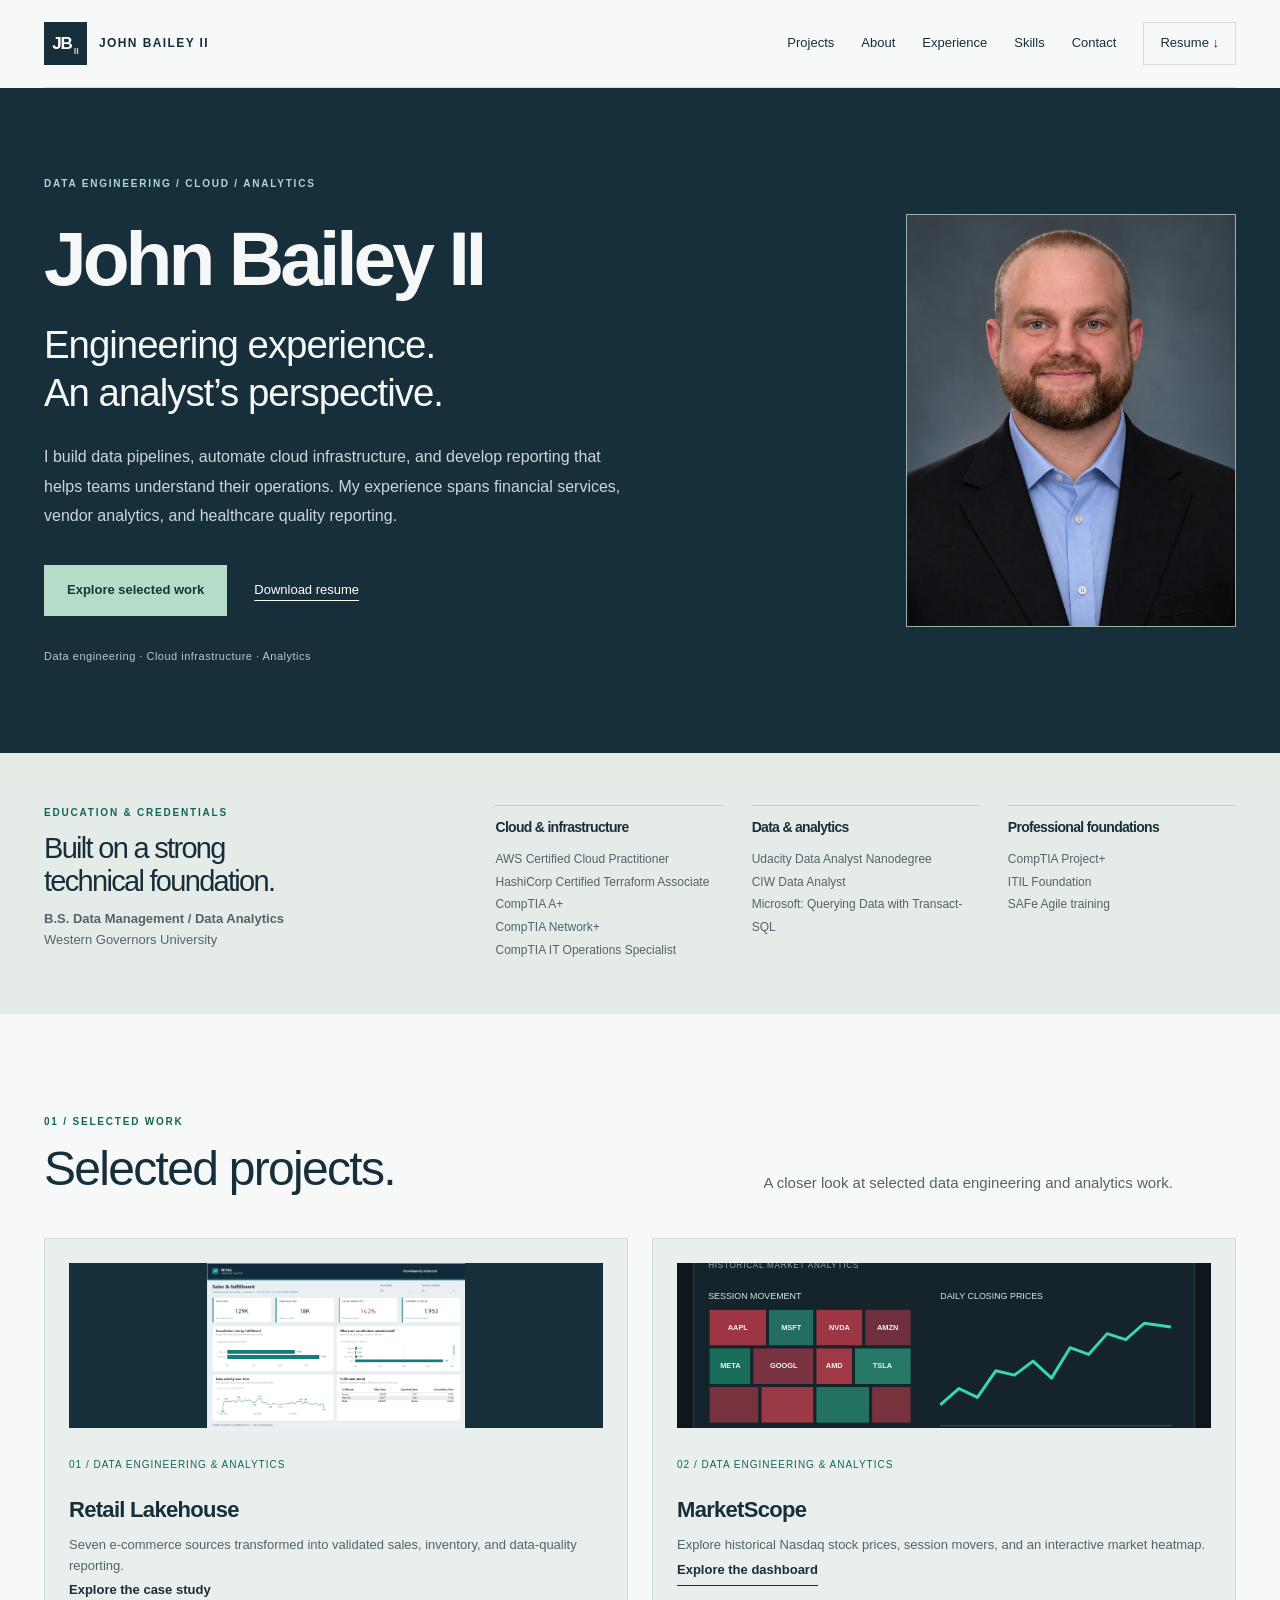
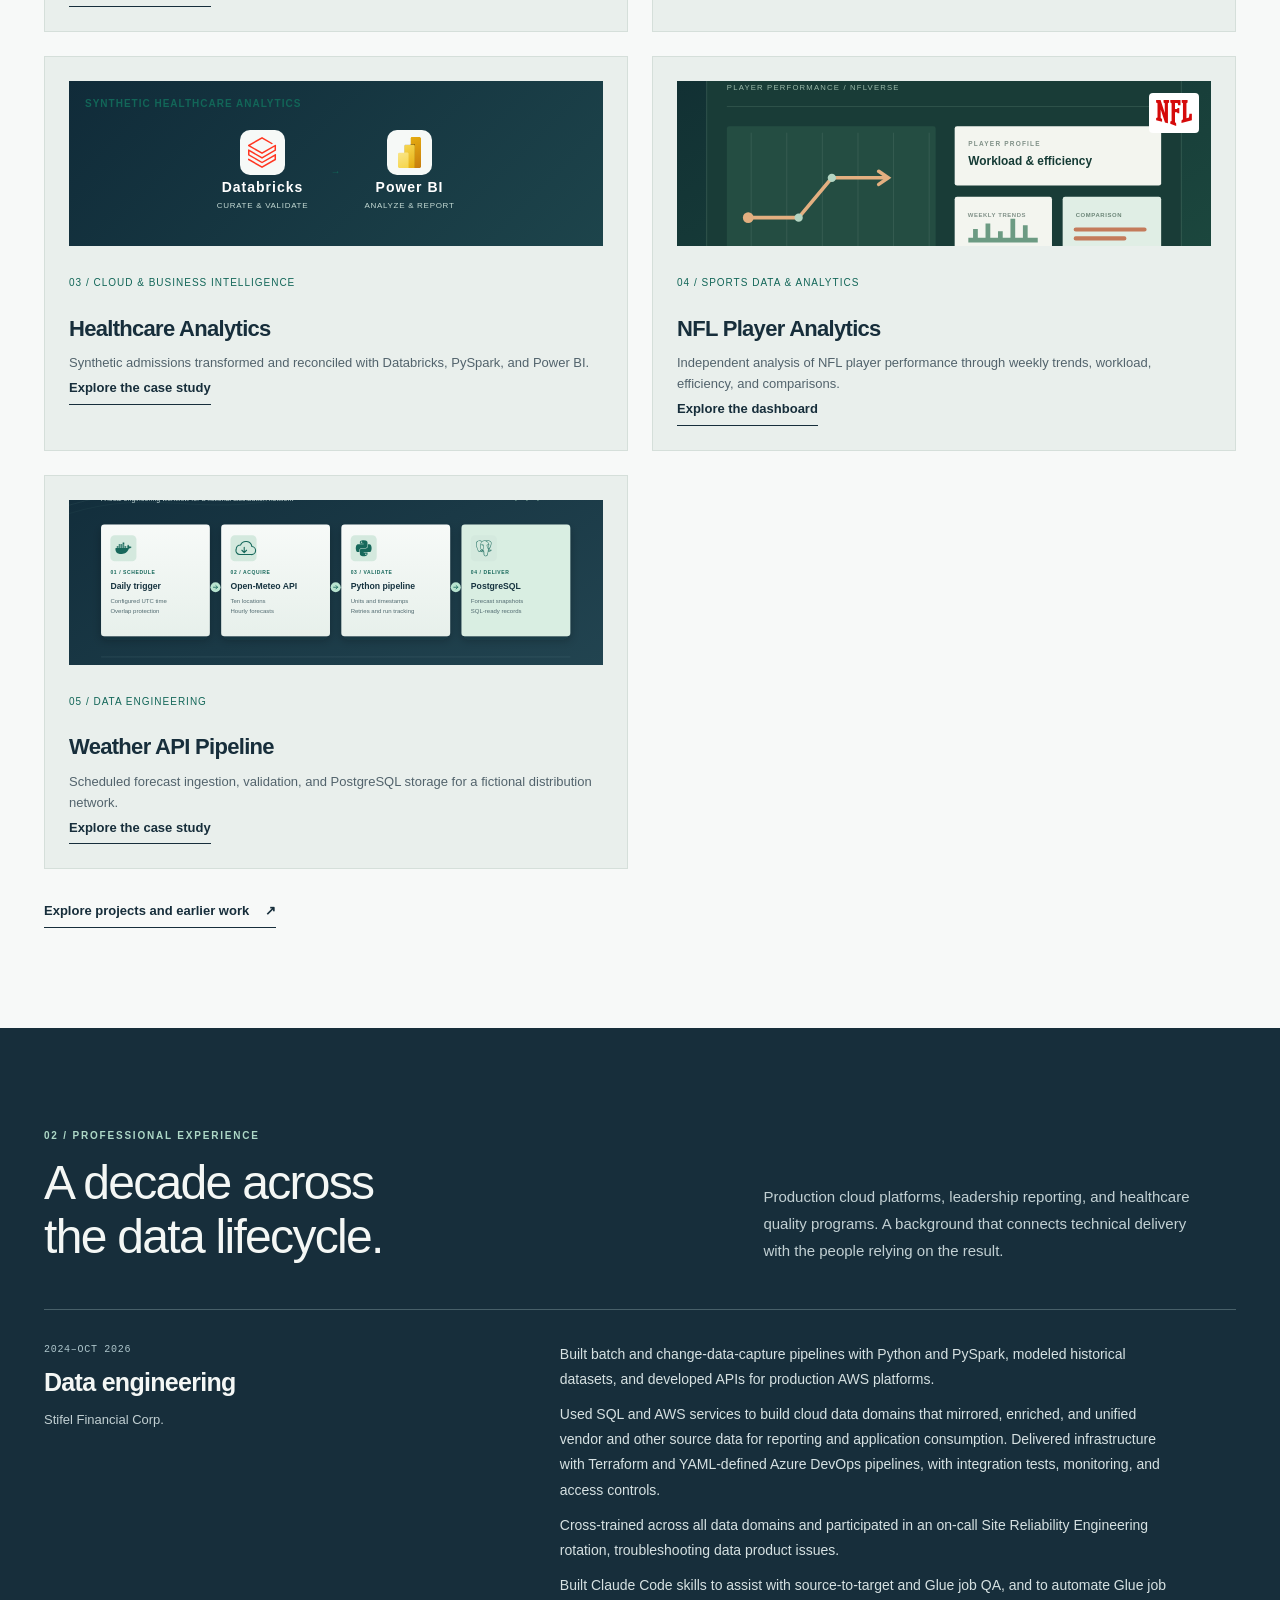
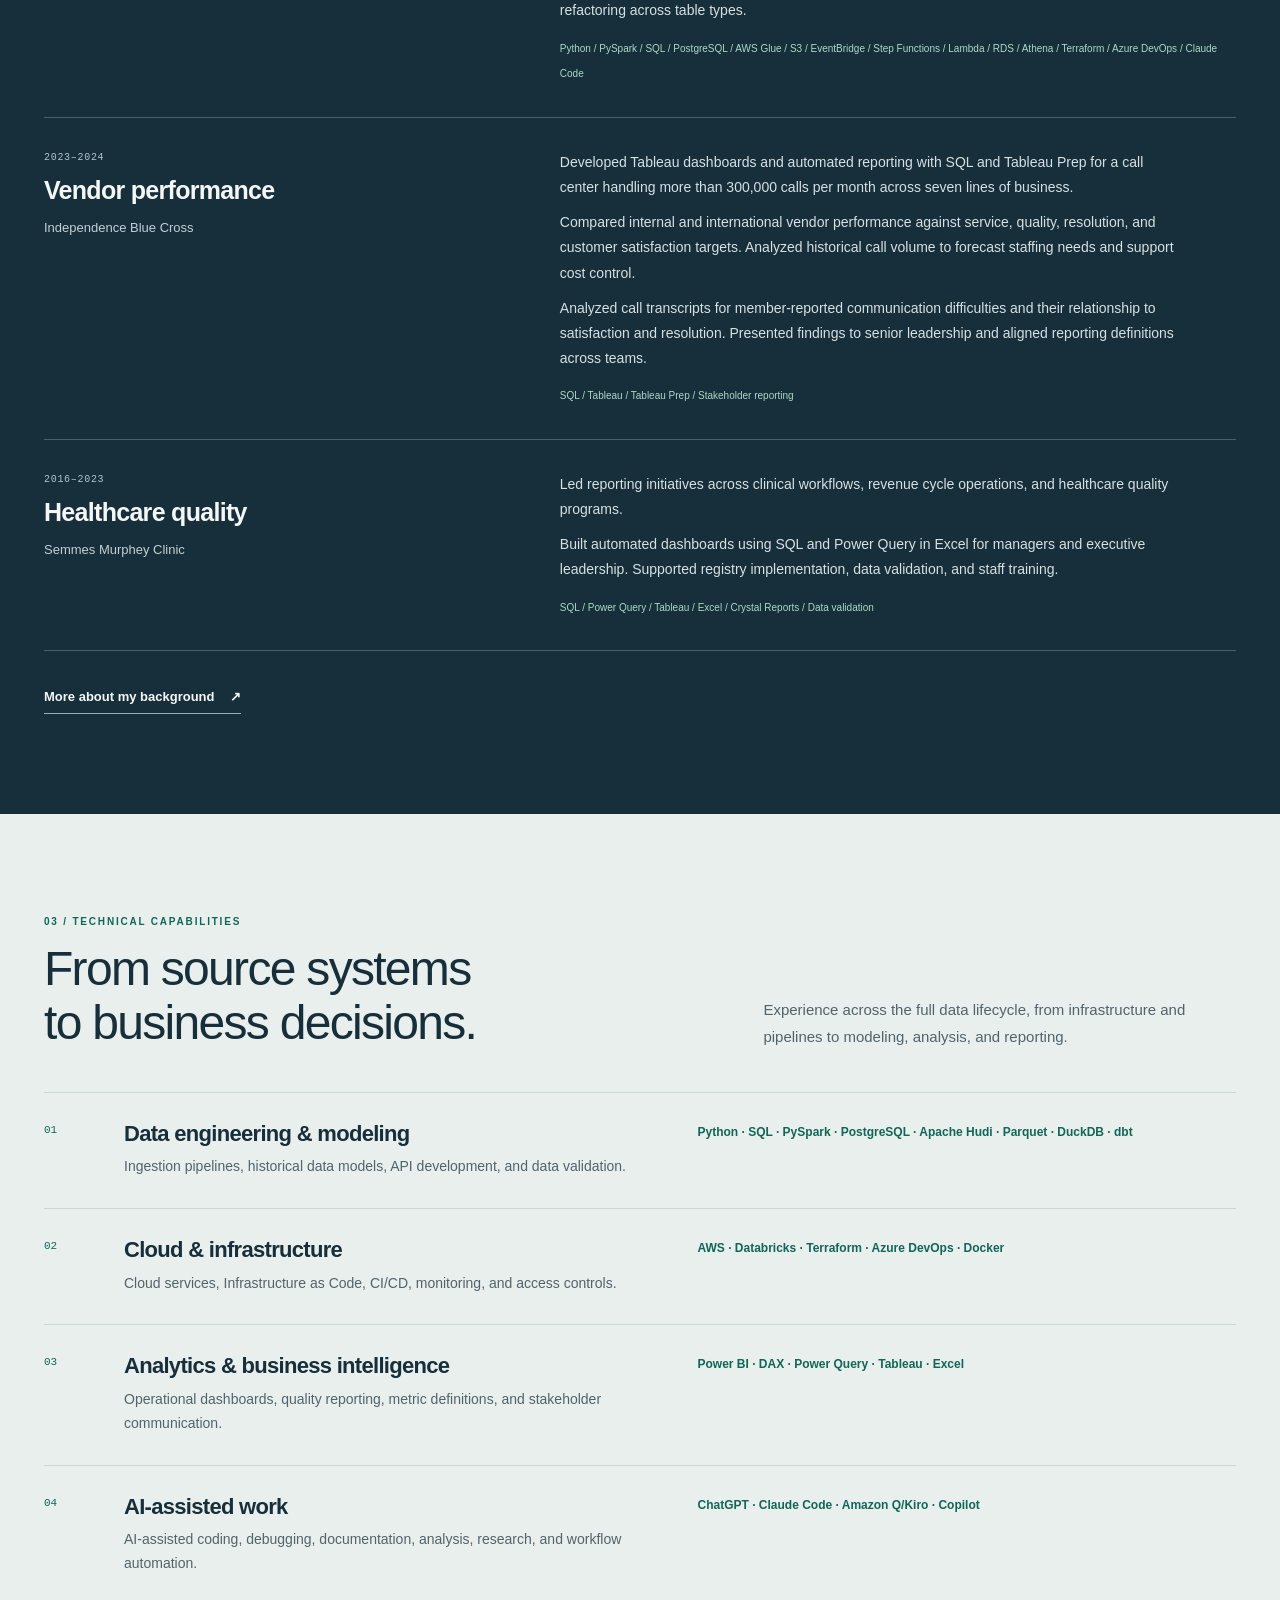
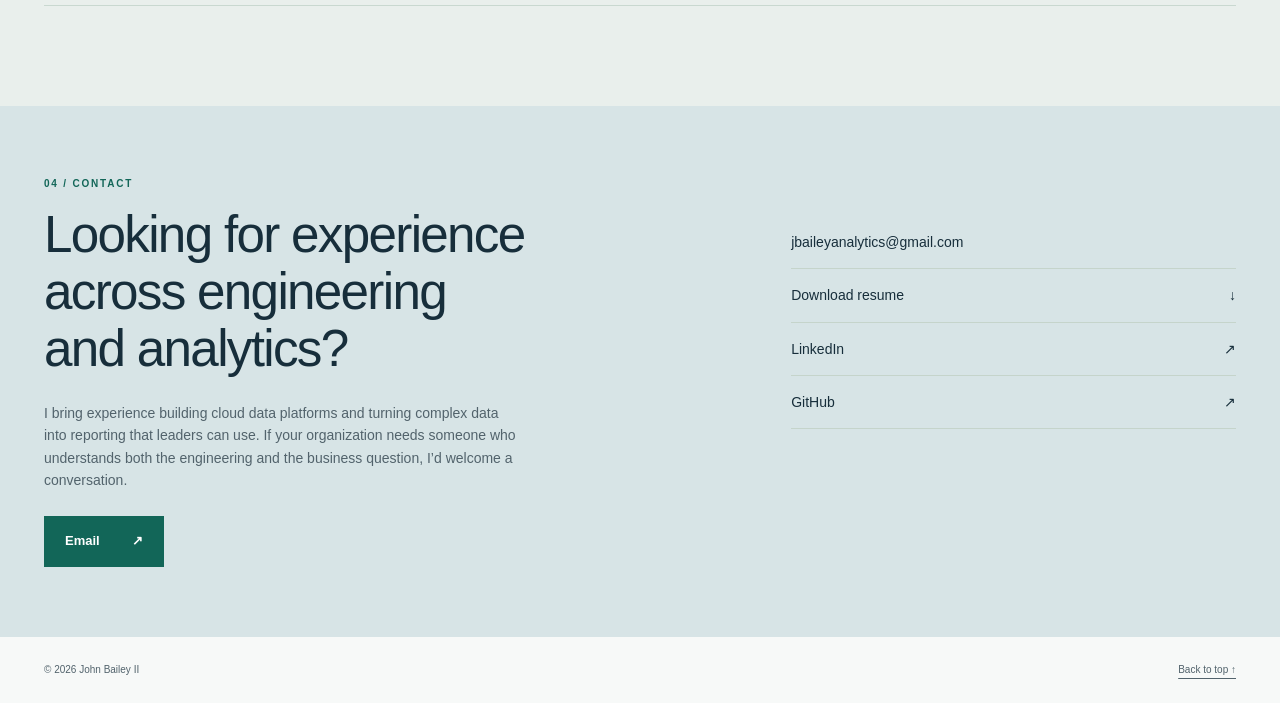
<file: index.html>
<!doctype html>
<html lang="en">
<head>
  <meta charset="utf-8">
  <meta name="viewport" content="width=device-width,initial-scale=1">
  <meta name="description" content="John Bailey II — data engineering, cloud infrastructure and business analytics. Explore project evidence, professional experience and reporting work.">
  <title>John Bailey II | Data Engineering, Cloud & Analytics</title>
  <link rel="stylesheet" href="assets/css/portfolio-preview.css"><link rel="stylesheet" href="assets/css/portfolio-preview-3.css">
</head>
<body>
<a class="skip" href="#main">Skip to content</a>
<header class="wrap site-header">
  <a class="identity" href="index.html" aria-label="John Bailey II, homepage"><span class="monogram" aria-hidden="true">JB<span>II</span></span><span>JOHN BAILEY II</span></a>
  <button class="menu-toggle" aria-expanded="false" aria-controls="main-nav" hidden>Menu</button>
  <nav id="main-nav" aria-label="Main navigation"><a href="projects.html">Projects</a><a href="about.html">About</a><a href="#experience">Experience</a><a href="#skills">Skills</a><a href="#contact">Contact</a><a class="resume-link" href="assets/resume/John-Bailey-II-Resume.pdf" download="John-Bailey-II-Resume.pdf">Resume <span aria-hidden="true">↓</span></a></nav>
</header>
<main id="main">
<section class="hero3" aria-labelledby="intro-title"><div class="wrap hero3-grid"><div class="hero3-copy"><p class="eyebrow">DATA ENGINEERING / CLOUD / ANALYTICS</p><h1 id="intro-title">John Bailey II</h1><p class="hero3-title">Engineering experience.<br>An analyst’s perspective.</p><p class="hero3-description">I build data pipelines, automate cloud infrastructure, and develop reporting that helps teams understand their operations. My experience spans financial services, vendor analytics, and healthcare quality reporting.</p><div class="hero3-actions"><a class="hero3-button" href="#work">Explore selected work</a><a class="hero3-resume" href="assets/resume/John-Bailey-II-Resume.pdf" download="John-Bailey-II-Resume.pdf">Download resume</a></div><p class="hero3-availability">Data engineering · Cloud infrastructure · Analytics</p></div><aside class="portrait-frame"><img class="portrait-photo" src="images/john-bailey-portrait-preview-blue.png" alt="Portrait of John Bailey II" width="1013" height="1552"></aside></div></section><section class="credential-band"><div class="wrap credential-layout"><div><p class="eyebrow">EDUCATION & CREDENTIALS</p><h2>Built on a strong<br>technical foundation.</h2><p><strong>B.S. Data Management / Data Analytics</strong><br>Western Governors University</p></div><div class="credential-groups"><div><h3>Cloud & infrastructure</h3><p>AWS Certified Cloud Practitioner<br>HashiCorp Certified Terraform Associate<br>CompTIA A+<br>CompTIA Network+<br>CompTIA IT Operations Specialist</p></div><div><h3>Data & analytics</h3><p>Udacity Data Analyst Nanodegree<br>CIW Data Analyst<br>Microsoft: Querying Data with Transact-SQL</p></div><div><h3>Professional foundations</h3><p>CompTIA Project+<br>ITIL Foundation<br>SAFe Agile training</p></div></div></div></section>

  <section class="work section wrap" id="work" aria-labelledby="work-title"><div class="section-heading"><div><p class="eyebrow">01 / SELECTED WORK</p><h2 id="work-title">Selected projects.</h2></div><p>A closer look at selected data engineering and analytics work.</p></div><div class="placeholder-grid"><article><a class="project-card-image retail-card-art" href="case-studies/retail-lakehouse.html" aria-label="Explore the Retail Lakehouse case study"><img src="images/projects/retail-sales-report.png" alt="Power BI sales and fulfillment report showing cancellation rates and trends" loading="lazy"></a><span>01 / DATA ENGINEERING &amp; ANALYTICS</span><h3>Retail Lakehouse</h3><p>Seven e-commerce sources transformed into validated sales, inventory, and data-quality reporting.</p><a class="text-link" href="case-studies/retail-lakehouse.html">Explore the case study</a></article><article><a class="project-card-image" data-marketscope-link href="projects/stock-market-analytics/website/" aria-label="Explore the MarketScope stock analytics dashboard"><img src="images/projects/market-scope-card.svg" alt="Illustration of the MarketScope stock dashboard" loading="lazy"></a><span>02 / DATA ENGINEERING &amp; ANALYTICS</span><h3>MarketScope</h3><p>Explore historical Nasdaq stock prices, session movers, and an interactive market heatmap.</p><a class="text-link" data-marketscope-link href="projects/stock-market-analytics/website/">Explore the dashboard</a></article><article><a class="project-card-image healthcare-card-flow" href="case-studies/healthcare-analytics.html" aria-label="Explore the Healthcare Analytics case study: Databricks to Power BI"><span class="healthcare-card-kicker">SYNTHETIC HEALTHCARE ANALYTICS</span><span class="healthcare-card-platforms"><span class="healthcare-card-platform"><span class="healthcare-card-logo"><img src="images/projects/databricks-logo.svg" alt=""></span><strong>Databricks</strong><small>CURATE &amp; VALIDATE</small></span><span class="healthcare-card-arrow" aria-hidden="true">&#8594;</span><span class="healthcare-card-platform"><span class="healthcare-card-logo"><img src="images/projects/power-bi-logo.svg" alt=""></span><strong>Power BI</strong><small>ANALYZE &amp; REPORT</small></span></span></a><span>03 / CLOUD &amp; BUSINESS INTELLIGENCE</span><h3>Healthcare Analytics</h3><p>Synthetic admissions transformed and reconciled with Databricks, PySpark, and Power BI.</p><a class="text-link" href="case-studies/healthcare-analytics.html">Explore the case study</a></article><article><a class="project-card-image nfl-card-image" data-nfl-link href="projects/nfl-analytics/website/" aria-label="Explore the NFL Player Analytics dashboard"><img src="images/projects/fourth-quarter-card.svg" alt="Football field diagram and player analytics illustration" loading="lazy"><span class="nfl-logo-badge"><img src="images/projects/nfl-wordmark.svg" alt="NFL wordmark"></span></a><span>04 / SPORTS DATA &amp; ANALYTICS</span><h3>NFL Player Analytics</h3><p>Independent analysis of NFL player performance through weekly trends, workload, efficiency, and comparisons.</p><a class="text-link" data-nfl-link href="projects/nfl-analytics/website/">Explore the dashboard</a></article><article><a class="project-card-image" href="case-studies/weather-api-pipeline.html" aria-label="Explore the Weather API Pipeline case study"><img src="images/projects/weather-pipeline.svg" alt="Weather pipeline architecture" loading="lazy"></a><span>05 / DATA ENGINEERING</span><h3>Weather API Pipeline</h3><p>Scheduled forecast ingestion, validation, and PostgreSQL storage for a fictional distribution network.</p><a class="text-link" href="case-studies/weather-api-pipeline.html">Explore the case study</a></article></div><p class="work-page-link"><a class="text-link" href="projects.html">Explore projects and earlier work <span aria-hidden="true">↗</span></a></p></section>
  <section class="experience-section" id="experience" aria-labelledby="experience-title"><div class="wrap section">
    <div class="section-heading"><div><p class="eyebrow">02 / PROFESSIONAL EXPERIENCE</p><h2 id="experience-title">A decade across<br>the data lifecycle.</h2></div><p>Production cloud platforms, leadership reporting, and healthcare quality programs. A background that connects technical delivery with the people relying on the result.</p></div>
    <div class="career"><article><div class="career-meta"><p>2024–OCT 2026</p><h3>Data engineering</h3><span>Stifel Financial Corp.</span></div><div class="career-content"><p>Built batch and change-data-capture pipelines with Python and PySpark, modeled historical datasets, and developed APIs for production AWS platforms.</p><p>Used SQL and AWS services to build cloud data domains that mirrored, enriched, and unified vendor and other source data for reporting and application consumption. Delivered infrastructure with Terraform and YAML-defined Azure DevOps pipelines, with integration tests, monitoring, and access controls.</p><p>Cross-trained across all data domains and participated in an on-call Site Reliability Engineering rotation, troubleshooting data product issues.</p><p>Built Claude Code skills to assist with source-to-target and Glue job QA, and to automate Glue job refactoring across table types.</p><span>Python / PySpark / SQL / PostgreSQL / AWS Glue / S3 / EventBridge / Step Functions / Lambda / RDS / Athena / Terraform / Azure DevOps / Claude Code</span></div></article>
    <article><div class="career-meta"><p>2023–2024</p><h3>Vendor performance</h3><span>Independence Blue Cross</span></div><div class="career-content"><p>Developed Tableau dashboards and automated reporting with SQL and Tableau Prep for a call center handling more than 300,000 calls per month across seven lines of business.</p><p>Compared internal and international vendor performance against service, quality, resolution, and customer satisfaction targets. Analyzed historical call volume to forecast staffing needs and support cost control.</p><p>Analyzed call transcripts for member-reported communication difficulties and their relationship to satisfaction and resolution. Presented findings to senior leadership and aligned reporting definitions across teams.</p><span>SQL / Tableau / Tableau Prep / Stakeholder reporting</span></div></article>
    <article><div class="career-meta"><p>2016–2023</p><h3>Healthcare quality</h3><span>Semmes Murphey Clinic</span></div><div class="career-content"><p>Led reporting initiatives across clinical workflows, revenue cycle operations, and healthcare quality programs.</p><p>Built automated dashboards using SQL and Power Query in Excel for managers and executive leadership. Supported registry implementation, data validation, and staff training.</p><span>SQL / Power Query / Tableau / Excel / Crystal Reports / Data validation</span></div></article></div>
    <a class="text-link" href="about.html">More about my background <span aria-hidden="true">↗</span></a>
  </div></section>

  <section class="skills3" id="skills" aria-labelledby="skills-title"><div class="wrap section"><div class="section-heading"><div><p class="eyebrow">03 / TECHNICAL CAPABILITIES</p><h2 id="skills-title">From source systems<br>to business decisions.</h2></div><p>Experience across the full data lifecycle, from infrastructure and pipelines to modeling, analysis, and reporting.</p></div><div class="skill-rows"><article><span>01</span><div><h3>Data engineering & modeling</h3><p>Ingestion pipelines, historical data models, API development, and data validation.</p></div><strong>Python · SQL · PySpark · PostgreSQL · Apache Hudi · Parquet · DuckDB · dbt</strong></article><article><span>02</span><div><h3>Cloud & infrastructure</h3><p>Cloud services, Infrastructure as Code, CI/CD, monitoring, and access controls.</p></div><strong>AWS · Databricks · Terraform · Azure DevOps · Docker</strong></article><article><span>03</span><div><h3>Analytics & business intelligence</h3><p>Operational dashboards, quality reporting, metric definitions, and stakeholder communication.</p></div><strong>Power BI · DAX · Power Query · Tableau · Excel</strong></article><article><span>04</span><div><h3>AI-assisted work</h3><p>AI-assisted coding, debugging, documentation, analysis, research, and workflow automation.</p></div><strong>ChatGPT · Claude Code · Amazon Q/Kiro · Copilot</strong></article></div></div></section>
  <section class="contact-section" id="contact" aria-labelledby="contact-title"><div class="wrap contact-inner"><div><p class="eyebrow">04 / CONTACT</p><h2 id="contact-title">Looking for experience<br>across engineering<br>and analytics?</h2><p>I bring experience building cloud data platforms and turning complex data into reporting that leaders can use. If your organization needs someone who understands both the engineering and the business question, I’d welcome a conversation.</p><a class="button" href="mailto:jbaileyanalytics@gmail.com">Email <span aria-hidden="true">↗</span></a></div><div class="contact-links"><a href="mailto:jbaileyanalytics@gmail.com">jbaileyanalytics@gmail.com</a><a href="assets/resume/John-Bailey-II-Resume.pdf" download="John-Bailey-II-Resume.pdf">Download resume <span aria-hidden="true">↓</span></a><a href="https://www.linkedin.com/in/john-bailey-ii-8b7713126/">LinkedIn <span aria-hidden="true">↗</span></a><a href="https://github.com/jbaileyanalytics">GitHub <span aria-hidden="true">↗</span></a></div></div></section>
</main>
<footer class="wrap"><span>© 2026 John Bailey II</span><a href="#main">Back to top ↑</a></footer>
<script>
  if (location.protocol === 'file:') document.querySelectorAll('[data-marketscope-link]').forEach(link => { link.href = 'http://127.0.0.1:8765/website/'; });
  if (location.protocol === 'file:') document.querySelectorAll('[data-nfl-link]').forEach(link => { link.href = 'http://127.0.0.1:8769/projects/nfl-analytics/website/'; });
  const toggle=document.querySelector('.menu-toggle');
  const nav=document.querySelector('#main-nav');
  toggle.hidden=false;
  toggle.addEventListener('click',()=>{const open=toggle.getAttribute('aria-expanded')!=='true';toggle.setAttribute('aria-expanded',String(open));nav.classList.toggle('is-open',open)});
  nav.addEventListener('click',e=>{if(e.target.closest('a')){toggle.setAttribute('aria-expanded','false');nav.classList.remove('is-open')}});
  document.addEventListener('keydown',e=>{if(e.key==='Escape'&&toggle.getAttribute('aria-expanded')==='true'){toggle.setAttribute('aria-expanded','false');nav.classList.remove('is-open');toggle.focus()}});
</script>
</body></html>
</file>
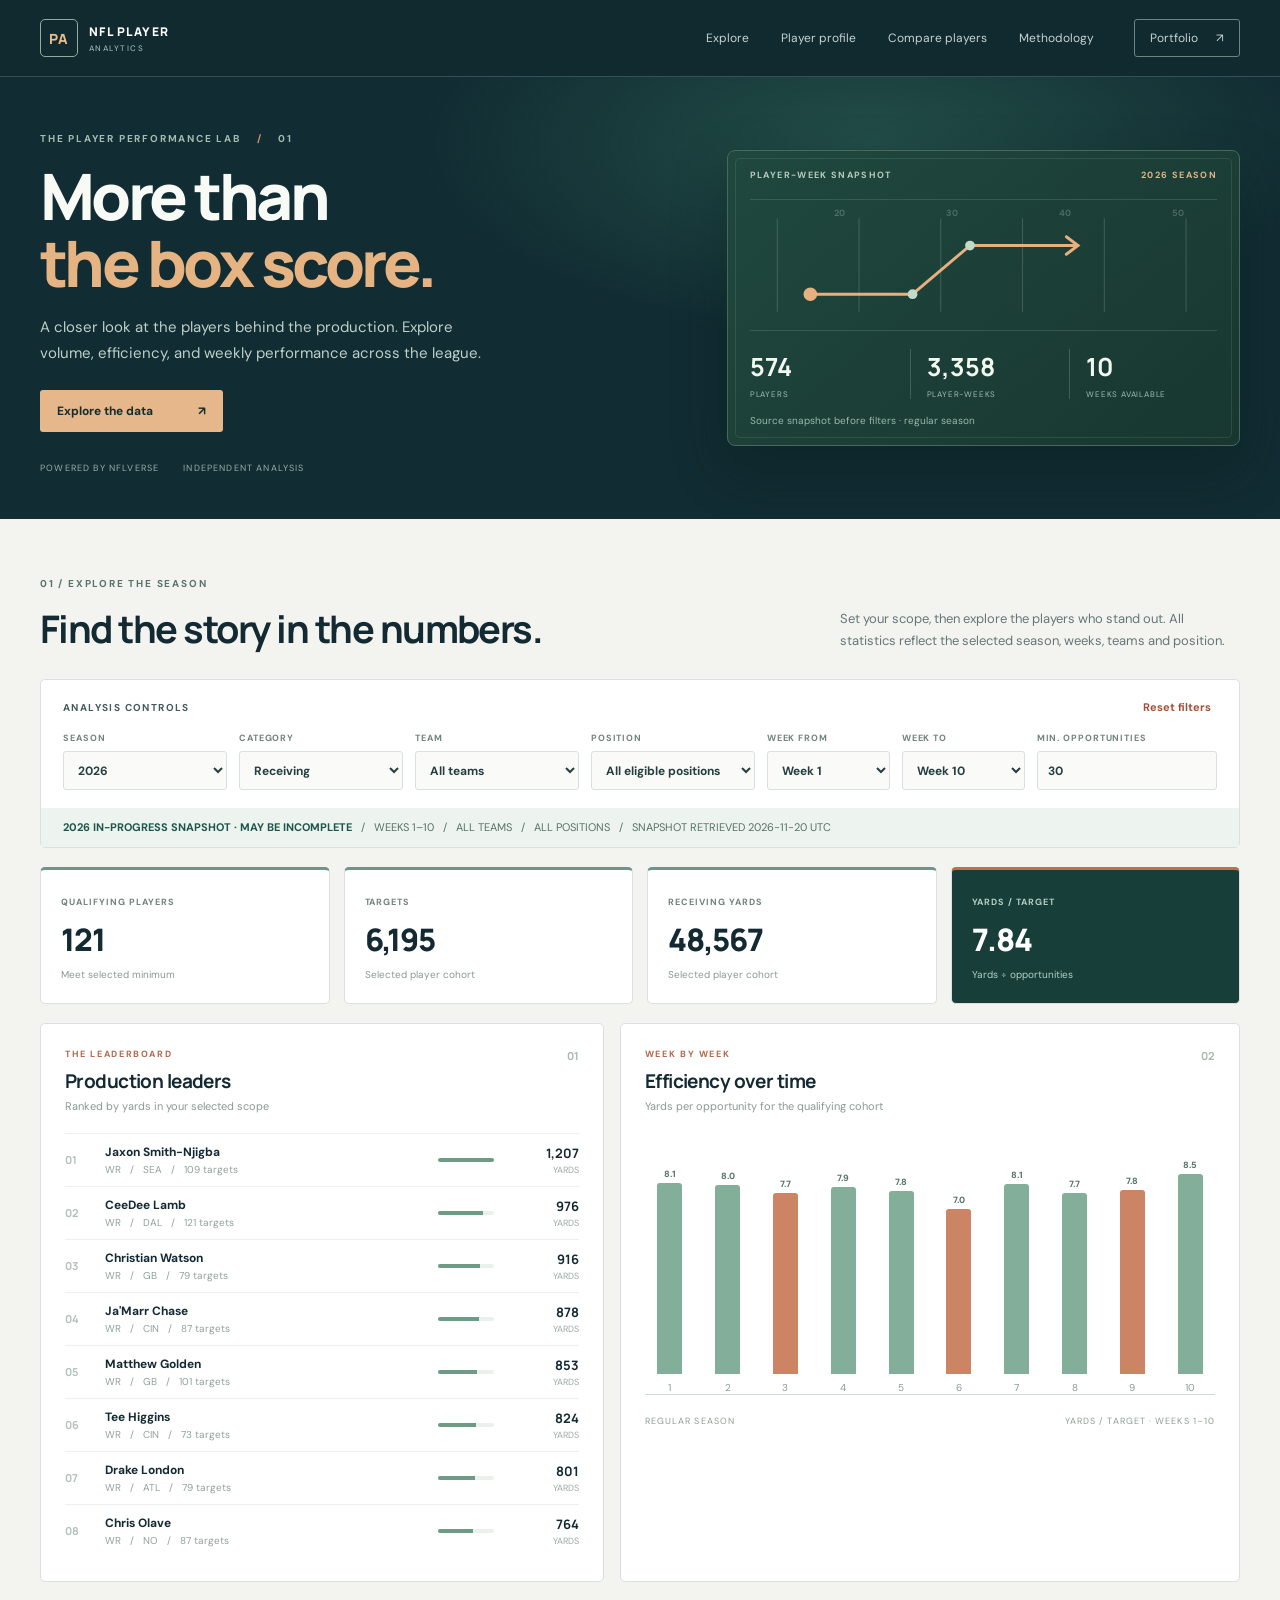
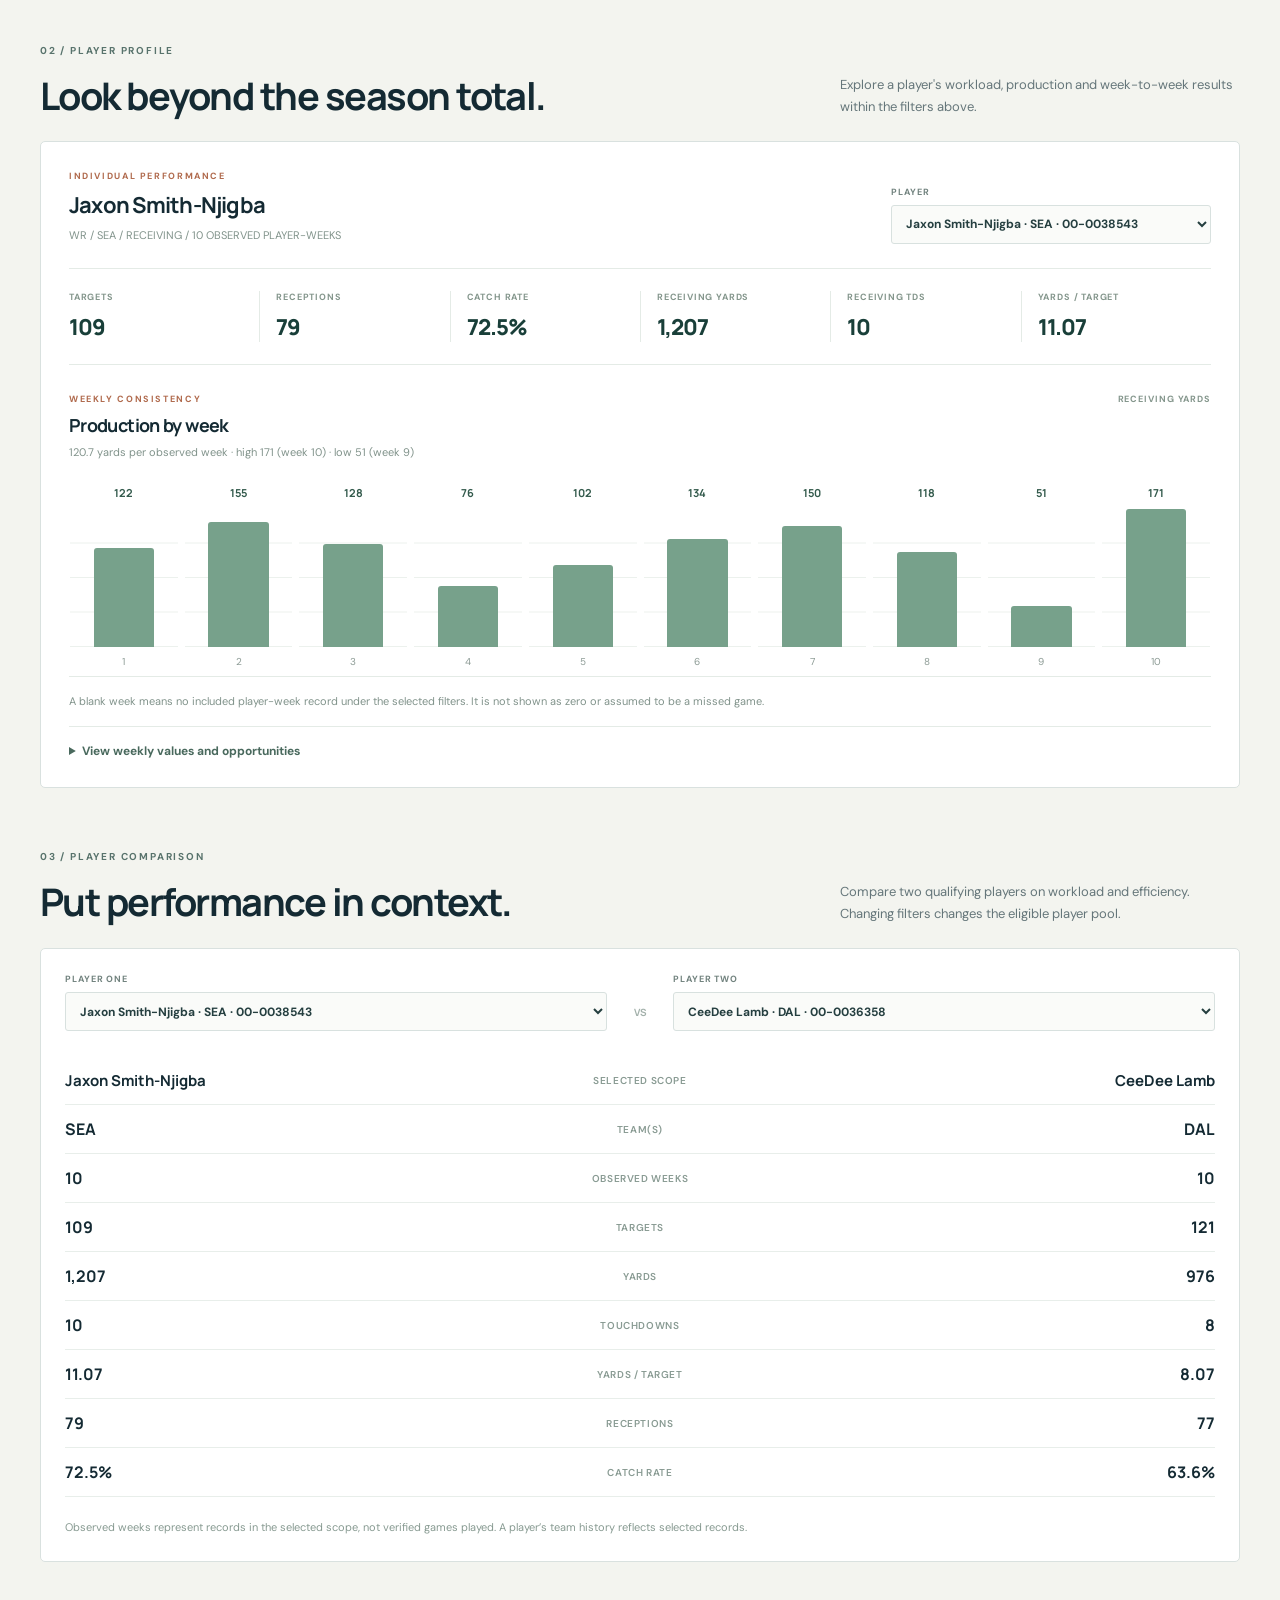
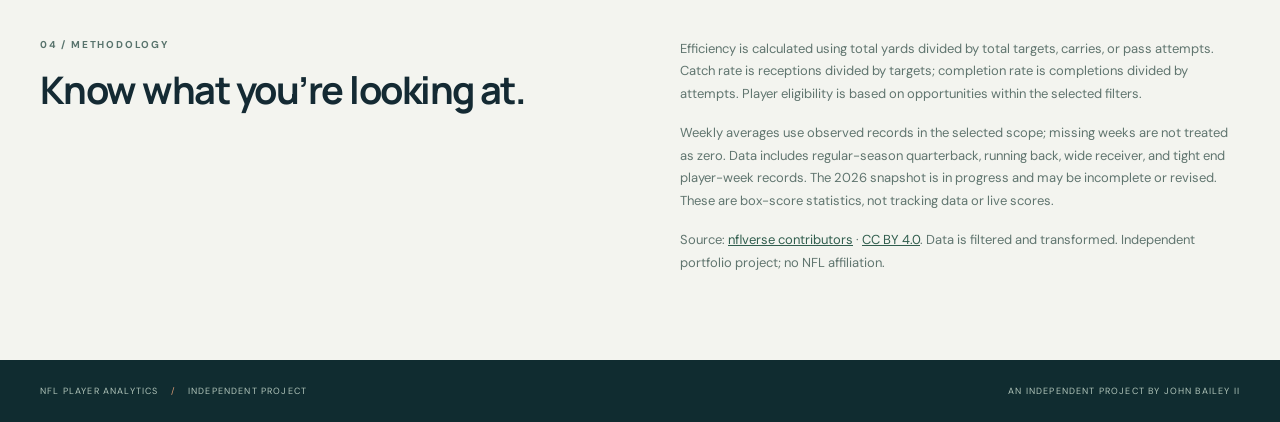
<file: projects/nfl-analytics/website/index.html>
<!doctype html>
<html lang="en">
<head>
  <meta charset="utf-8"><meta name="viewport" content="width=device-width, initial-scale=1">
  <meta name="description" content="Explore historical NFL player production, workload and efficiency using nflverse player-week data.">
  <title>NFL Player Analytics</title>
  <link rel="stylesheet" href="styles.css"><script src="app.js" defer></script>
</head>
<body>
<header class="topbar"><div class="shell nav"><a class="brand" href="#top"><span class="brand-mark">PA</span><span>NFL PLAYER<small>ANALYTICS</small></span></a><nav aria-label="Page navigation"><a href="#explore">Explore</a><a href="#profile">Player profile</a><a href="#compare">Compare players</a><a href="#method">Methodology</a></nav><a class="portfolio-link" href="../../../index.html">Portfolio <span aria-hidden="true">↗</span></a></div></header>
<main id="top">
  <section class="hero"><div class="shell hero-inner"><div class="hero-copy"><p class="eyebrow light">THE PLAYER PERFORMANCE LAB <span>/</span> 01</p><h1>More than<br><em>the box score.</em></h1><p class="intro">A closer look at the players behind the production. Explore volume, efficiency, and weekly performance across the league.</p><a class="hero-cta" href="#explore">Explore the data <span aria-hidden="true">↗</span></a><div class="hero-meta"><span>POWERED BY NFLVERSE</span><span>INDEPENDENT ANALYSIS</span></div></div><div class="hero-art"><div class="art-label">PLAYER-WEEK SNAPSHOT <span id="hero-season">—</span></div><div class="field-visual" aria-hidden="true"><div class="field-markers"><span>20</span><span>30</span><span>40</span><span>50</span></div><svg viewBox="0 0 480 130" fill="none"><path d="M28 17V113M112 17V113M196 17V113M280 17V113M364 17V113M448 17V113" stroke="#ffffff" stroke-opacity=".18"/><path d="M62 95H167L226 45H336" stroke="#e9b07f" stroke-width="3" stroke-linecap="round" stroke-linejoin="round"/><path d="M325 36L337 45L325 54" stroke="#e9b07f" stroke-width="3" stroke-linecap="round"/><circle cx="62" cy="95" r="7" fill="#e9b07f"/><circle cx="167" cy="95" r="5" fill="#c1daca"/><circle cx="226" cy="45" r="5" fill="#c1daca"/></svg></div><div class="snapshot-stats"><div><strong id="hero-players">—</strong><span>PLAYERS</span></div><div><strong id="hero-records">—</strong><span>PLAYER-WEEKS</span></div><div><strong id="hero-weeks">—</strong><span>WEEKS AVAILABLE</span></div></div><p class="art-note">Source snapshot before filters · regular season</p></div></div></section>
  <div class="shell content" id="explore"><div class="section-intro"><div><p class="eyebrow">01 / EXPLORE THE SEASON</p><h2>Find the story in the numbers.</h2></div><p>Set your scope, then explore the players who stand out. All statistics reflect the selected season, weeks, teams and position.</p></div>
    <div class="control-panel"><div class="control-title"><span>ANALYSIS CONTROLS</span><button id="reset" type="button">Reset filters</button></div><div class="controls"><label>SEASON<select id="season"></select></label><label>CATEGORY<select id="focus"><option>Receiving</option><option>Rushing</option><option>Passing</option></select></label><label>TEAM<select id="team"><option value="all">All teams</option></select></label><label>POSITION<select id="position"><option value="all">All eligible positions</option><option>QB</option><option>RB</option><option>WR</option><option>TE</option></select></label><label>WEEK FROM<select id="week-from"></select></label><label>WEEK TO<select id="week-to"></select></label><label>MIN. OPPORTUNITIES<input id="minimum" type="number" min="1" max="1000" value="30"></label></div><div class="scope" id="scope" role="status">Loading verified snapshots…</div></div>
    <div id="error" class="message" role="alert" hidden></div><div id="results"><div class="metrics"><article><span>QUALIFYING PLAYERS</span><strong id="k-players">—</strong><small>Meet selected minimum</small></article><article><span id="k-volume-label">TARGETS</span><strong id="k-volume">—</strong><small>Selected player cohort</small></article><article><span id="k-yards-label">RECEIVING YARDS</span><strong id="k-yards">—</strong><small>Selected player cohort</small></article><article class="metric-accent"><span id="k-eff-label">YARDS / TARGET</span><strong id="k-eff">—</strong><small>Yards ÷ opportunities</small></article></div>
      <section class="dashboard-grid"><article class="panel rankings"><div class="panel-head"><div><p class="kicker">THE LEADERBOARD</p><h3>Production leaders</h3><p>Ranked by yards in your selected scope</p></div><span class="panel-number">01</span></div><div id="leaders" class="leader-list"></div></article><article class="panel trend"><div class="panel-head"><div><p class="kicker">WEEK BY WEEK</p><h3>Efficiency over time</h3><p>Yards per opportunity for the qualifying cohort</p></div><span class="panel-number">02</span></div><div id="weekly-chart" class="weekly-chart"></div><div class="chart-foot"><span>REGULAR SEASON</span><span id="trend-label">SELECTED WEEKS</span></div></article></section>
      <section class="profile-section" id="profile"><div class="section-intro compact"><div><p class="eyebrow">02 / PLAYER PROFILE</p><h2>Look beyond the season total.</h2></div><p>Explore a player's workload, production and week-to-week results within the filters above.</p></div><article class="panel profile-panel"><div class="profile-top"><div><p class="kicker">INDIVIDUAL PERFORMANCE</p><h3 id="profile-name">Select a player</h3><p id="profile-context" class="profile-context">Selected scope</p></div><label>PLAYER<select id="profile-player"></select></label></div><div id="profile-stats" class="profile-stats"></div><div class="profile-chart-header"><div><p class="kicker">WEEKLY CONSISTENCY</p><h3>Production by week</h3><p id="profile-summary" class="profile-context"></p></div><span id="profile-chart-unit" class="profile-unit">YARDS</span></div><div id="profile-chart" class="profile-chart" aria-label="Player weekly production"></div><p class="profile-note">A blank week means no included player-week record under the selected filters. It is not shown as zero or assumed to be a missed game.</p><details class="profile-details"><summary>View weekly values and opportunities</summary><div class="profile-table-wrap"><table><thead><tr><th scope="col">Week</th><th scope="col">Team</th><th scope="col">Opponent</th><th scope="col" id="profile-op-header">Opportunities</th><th scope="col">Yards</th><th scope="col">Touchdowns</th></tr></thead><tbody id="profile-weekly-table"></tbody></table></div></details></article></section>
      <section class="compare-section" id="compare"><div class="section-intro compact"><div><p class="eyebrow">03 / PLAYER COMPARISON</p><h2>Put performance in context.</h2></div><p>Compare two qualifying players on workload and efficiency. Changing filters changes the eligible player pool.</p></div><div class="panel compare-panel"><div class="compare-controls"><label>PLAYER ONE<select id="player-a"></select></label><span class="versus">VS</span><label>PLAYER TWO<select id="player-b"></select></label></div><div id="comparison" class="comparison"></div><p class="compare-note">Observed weeks represent records in the selected scope, not verified games played. A player’s team history reflects selected records.</p></div></section>
    </div>
    <section class="method" id="method"><div><p class="eyebrow">04 / METHODOLOGY</p><h2>Know what you’re looking at.</h2></div><div class="method-copy"><p>Efficiency is calculated using total yards divided by total targets, carries, or pass attempts. Catch rate is receptions divided by targets; completion rate is completions divided by attempts. Player eligibility is based on opportunities within the selected filters.</p><p>Weekly averages use observed records in the selected scope; missing weeks are not treated as zero. Data includes regular-season quarterback, running back, wide receiver, and tight end player-week records. The 2026 snapshot is in progress and may be incomplete or revised. These are box-score statistics, not tracking data or live scores.</p><p>Source: <a href="https://github.com/nflverse/nflverse-data/releases/tag/stats_player">nflverse contributors</a> · <a href="https://creativecommons.org/licenses/by/4.0/">CC BY 4.0</a>. Data is filtered and transformed. Independent portfolio project; no NFL affiliation.</p></div></section>
  </div>
</main><footer><div class="shell footer-inner"><span>NFL PLAYER ANALYTICS <i>/</i> INDEPENDENT PROJECT</span><span>AN INDEPENDENT PROJECT BY JOHN BAILEY II</span></div></footer>
</body></html>
</file>
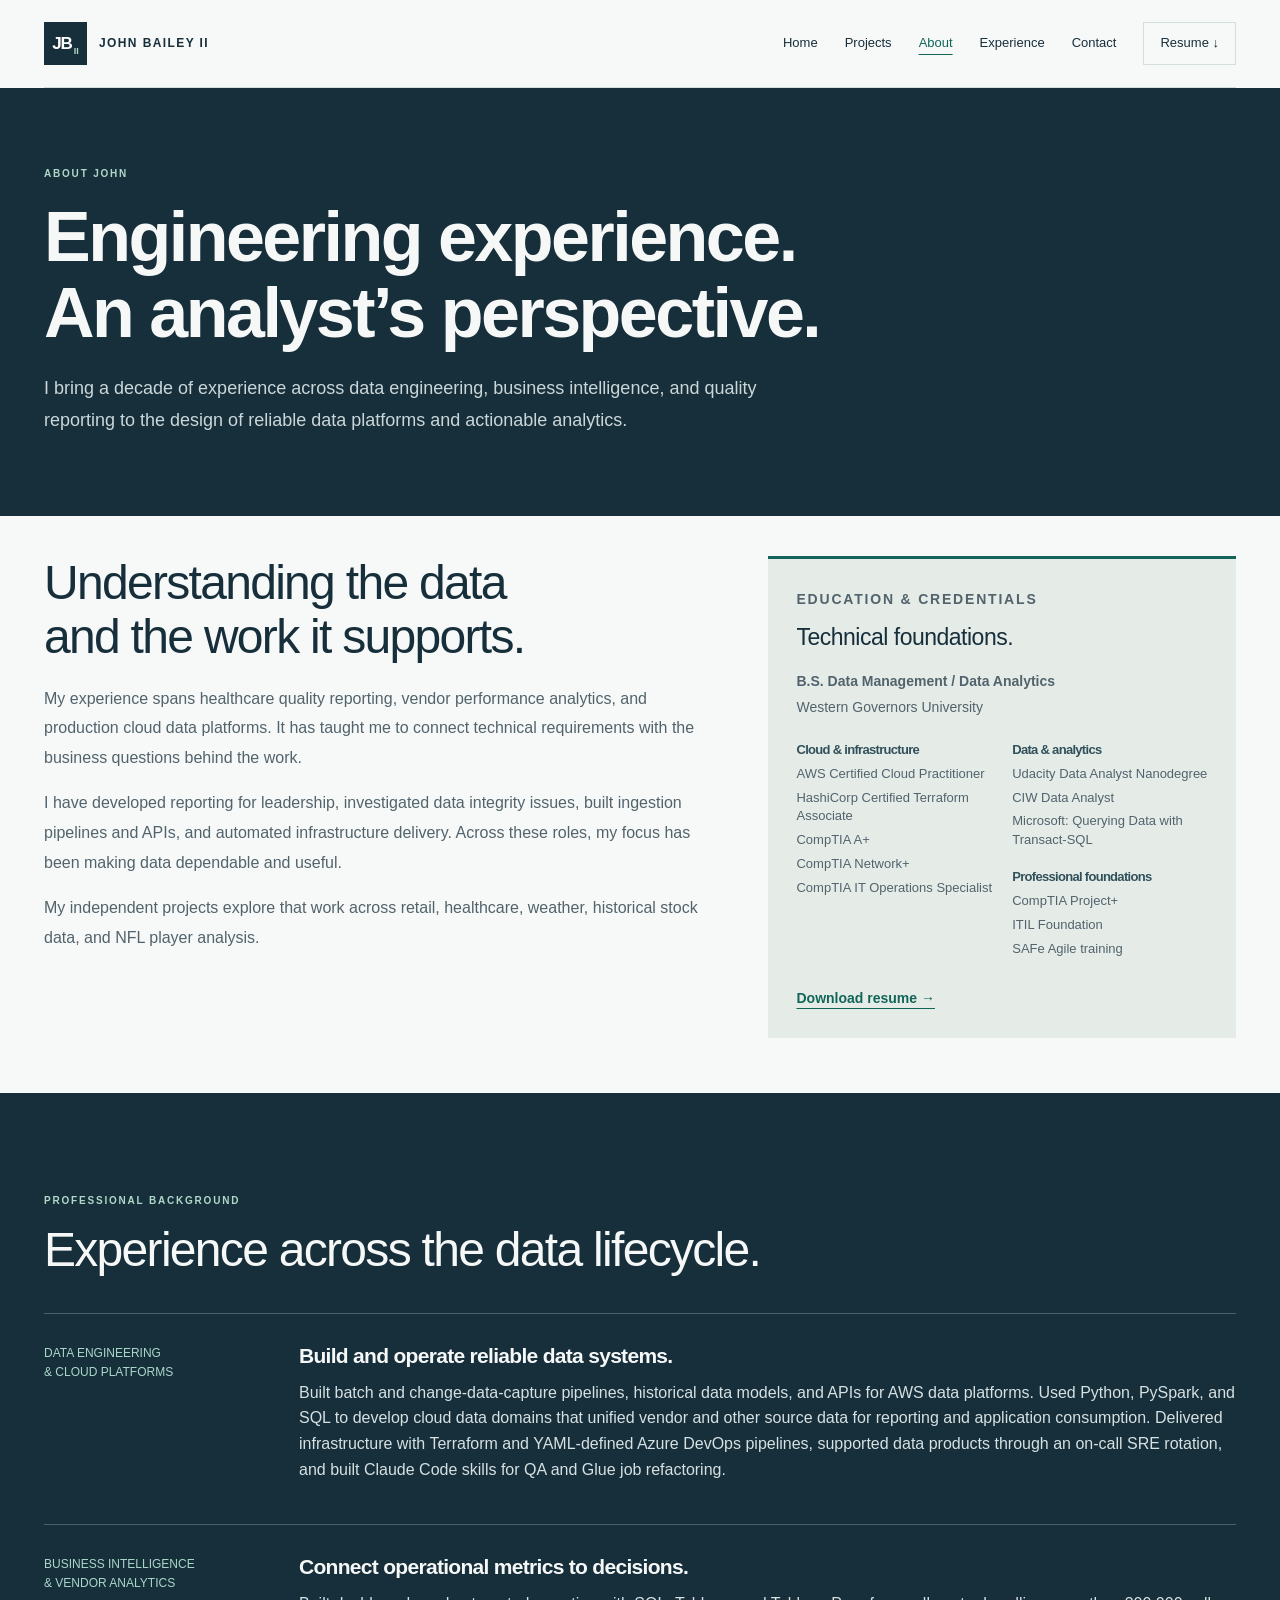
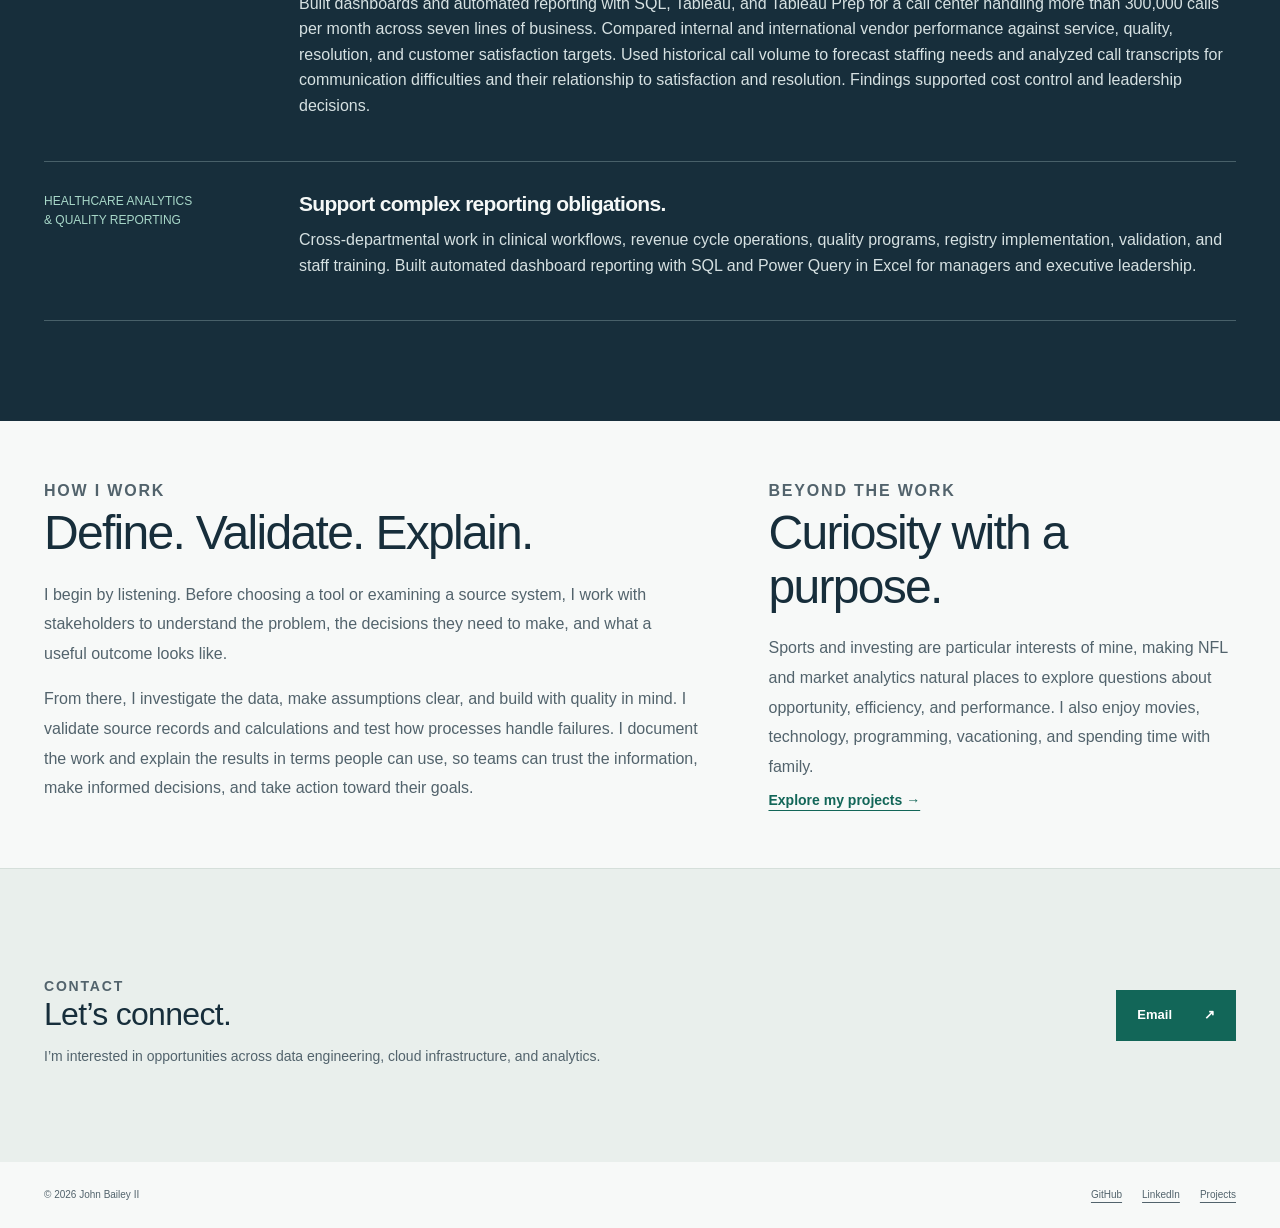
<file: about.html>
<!doctype html>
<html lang="en"><head><meta charset="utf-8"><meta name="viewport" content="width=device-width,initial-scale=1"><title>About | John Bailey II</title><meta name="description" content="Professional background and approach of John Bailey II."><link rel="stylesheet" href="assets/css/portfolio-preview.css"><link rel="stylesheet" href="assets/css/pages.css"><link rel="stylesheet" href="assets/css/interior-refresh.css"></head><body><a class="skip" href="#main">Skip to content</a><header class="wrap site-header"><a class="identity" href="index.html" aria-label="John Bailey II, homepage"><span class="monogram" aria-hidden="true">JB<span>II</span></span><span>JOHN BAILEY II</span></a><button class="menu-toggle" aria-expanded="false" aria-controls="main-nav" hidden>Menu</button><nav id="main-nav" aria-label="Main navigation"><a href="index.html">Home</a><a href="projects.html">Projects</a><a href="about.html" aria-current="page">About</a><a href="index.html#experience">Experience</a><a href="index.html#contact">Contact</a><a class="resume-link" href="assets/resume/John-Bailey-II-Resume.pdf" download="John-Bailey-II-Resume.pdf">Resume <span aria-hidden="true">↓</span></a></nav></header><main id="main"><section class="interior-hero"><div class="wrap"><p class="eyebrow">ABOUT JOHN</p><h1>Engineering experience.<br>An analyst’s perspective.</h1><p class="lede">I bring a decade of experience across data engineering, business intelligence, and quality reporting to the design of reliable data platforms and actionable analytics.</p></div></section><section class="wrap about-grid section compact"><div class="prose"><h2>Understanding the data<br>and the work it supports.</h2><p>My experience spans healthcare quality reporting, vendor performance analytics, and production cloud data platforms. It has taught me to connect technical requirements with the business questions behind the work.</p><p>I have developed reporting for leadership, investigated data integrity issues, built ingestion pipelines and APIs, and automated infrastructure delivery. Across these roles, my focus has been making data dependable and useful.</p><p>My independent projects explore that work across retail, healthcare, weather, historical stock data, and NFL player analysis.</p></div><aside class="sidebar-note"><p class="eyebrow">EDUCATION & CREDENTIALS</p><h2>Technical foundations.</h2><p><strong>B.S. Data Management / Data Analytics</strong><br>Western Governors University</p><div class="about-credentials"><section><h3>Cloud &amp; infrastructure</h3><ul><li>AWS Certified Cloud Practitioner</li><li>HashiCorp Certified Terraform Associate</li><li>CompTIA A+</li><li>CompTIA Network+</li><li>CompTIA IT Operations Specialist</li></ul></section><div><section><h3>Data &amp; analytics</h3><ul><li>Udacity Data Analyst Nanodegree</li><li>CIW Data Analyst</li><li>Microsoft: Querying Data with Transact-SQL</li></ul></section><section><h3>Professional foundations</h3><ul><li>CompTIA Project+</li><li>ITIL Foundation</li><li>SAFe Agile training</li></ul></section></div></div><a class="feature-link" href="assets/resume/John-Bailey-II-Resume.pdf" download="John-Bailey-II-Resume.pdf">Download resume →</a></aside></section><section class="dark section"><div class="wrap"><p class="eyebrow">PROFESSIONAL BACKGROUND</p><h2>Experience across the data lifecycle.</h2><div class="career-row"><div class="career-label">DATA ENGINEERING<br>& CLOUD PLATFORMS</div><div><h3>Build and operate reliable data systems.</h3><p>Built batch and change-data-capture pipelines, historical data models, and APIs for AWS data platforms. Used Python, PySpark, and SQL to develop cloud data domains that unified vendor and other source data for reporting and application consumption. Delivered infrastructure with Terraform and YAML-defined Azure DevOps pipelines, supported data products through an on-call SRE rotation, and built Claude Code skills for QA and Glue job refactoring.</p></div></div><div class="career-row"><div class="career-label">BUSINESS INTELLIGENCE<br>& VENDOR ANALYTICS</div><div><h3>Connect operational metrics to decisions.</h3><p>Built dashboards and automated reporting with SQL, Tableau, and Tableau Prep for a call center handling more than 300,000 calls per month across seven lines of business. Compared internal and international vendor performance against service, quality, resolution, and customer satisfaction targets. Used historical call volume to forecast staffing needs and analyzed call transcripts for communication difficulties and their relationship to satisfaction and resolution. Findings supported cost control and leadership decisions.</p></div></div><div class="career-row"><div class="career-label">HEALTHCARE ANALYTICS<br>& QUALITY REPORTING</div><div><h3>Support complex reporting obligations.</h3><p>Cross-departmental work in clinical workflows, revenue cycle operations, quality programs, registry implementation, validation, and staff training. Built automated dashboard reporting with SQL and Power Query in Excel for managers and executive leadership.</p></div></div></div></section><section class="wrap section compact about-grid"><div class="prose"><p class="eyebrow">HOW I WORK</p><h2>Define. Validate. Explain.</h2><p>I begin by listening. Before choosing a tool or examining a source system, I work with stakeholders to understand the problem, the decisions they need to make, and what a useful outcome looks like.</p><p>From there, I investigate the data, make assumptions clear, and build with quality in mind. I validate source records and calculations and test how processes handle failures. I document the work and explain the results in terms people can use, so teams can trust the information, make informed decisions, and take action toward their goals.</p></div><div class="prose"><p class="eyebrow">BEYOND THE WORK</p><h2>Curiosity with a purpose.</h2><p>Sports and investing are particular interests of mine, making NFL and market analytics natural places to explore questions about opportunity, efficiency, and performance. I also enjoy movies, technology, programming, vacationing, and spending time with family.</p><a class="feature-link" href="projects.html">Explore my projects →</a></div></section></main><section class="site-contact"><div class="wrap"><div><p class="eyebrow">CONTACT</p><h2>Let’s connect.</h2><p>I’m interested in opportunities across data engineering, cloud infrastructure, and analytics.</p></div><a class="button" href="mailto:jbaileyanalytics@gmail.com">Email <span aria-hidden="true">↗</span></a></div></section><footer class="wrap site-footer"><span>© 2026 John Bailey II</span><div><a href="https://github.com/jbaileyanalytics">GitHub</a><a href="https://www.linkedin.com/in/john-bailey-ii-8b7713126/">LinkedIn</a><a href="projects.html">Projects</a></div></footer><script>
const toggle=document.querySelector('.menu-toggle'),nav=document.querySelector('#main-nav');
toggle.hidden=false;
toggle.addEventListener('click',()=>{const open=toggle.getAttribute('aria-expanded')!=='true';toggle.setAttribute('aria-expanded',String(open));nav.classList.toggle('is-open',open)});
nav.addEventListener('click',e=>{if(e.target.closest('a')){toggle.setAttribute('aria-expanded','false');nav.classList.remove('is-open')}});
document.addEventListener('keydown',e=>{if(e.key==='Escape'&&toggle.getAttribute('aria-expanded')==='true'){toggle.setAttribute('aria-expanded','false');nav.classList.remove('is-open');toggle.focus()}});
</script></body></html>
</file>
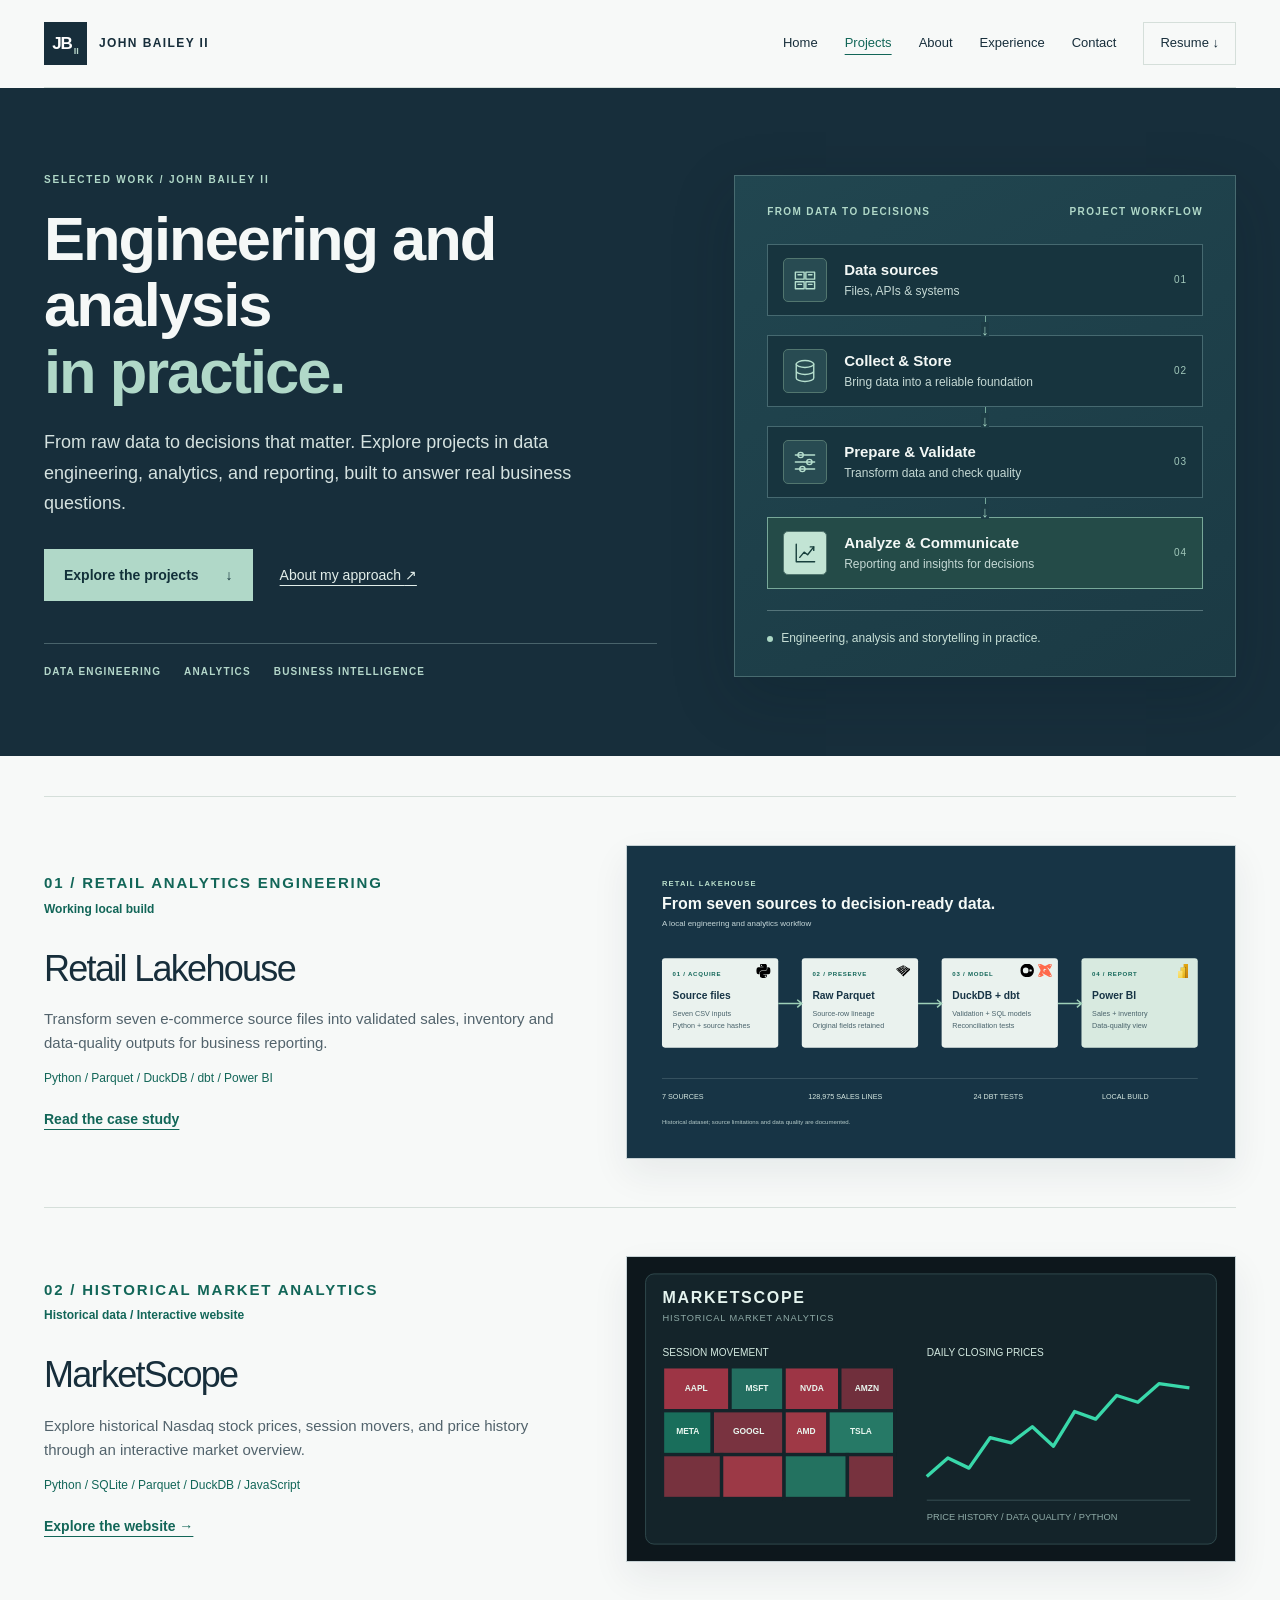
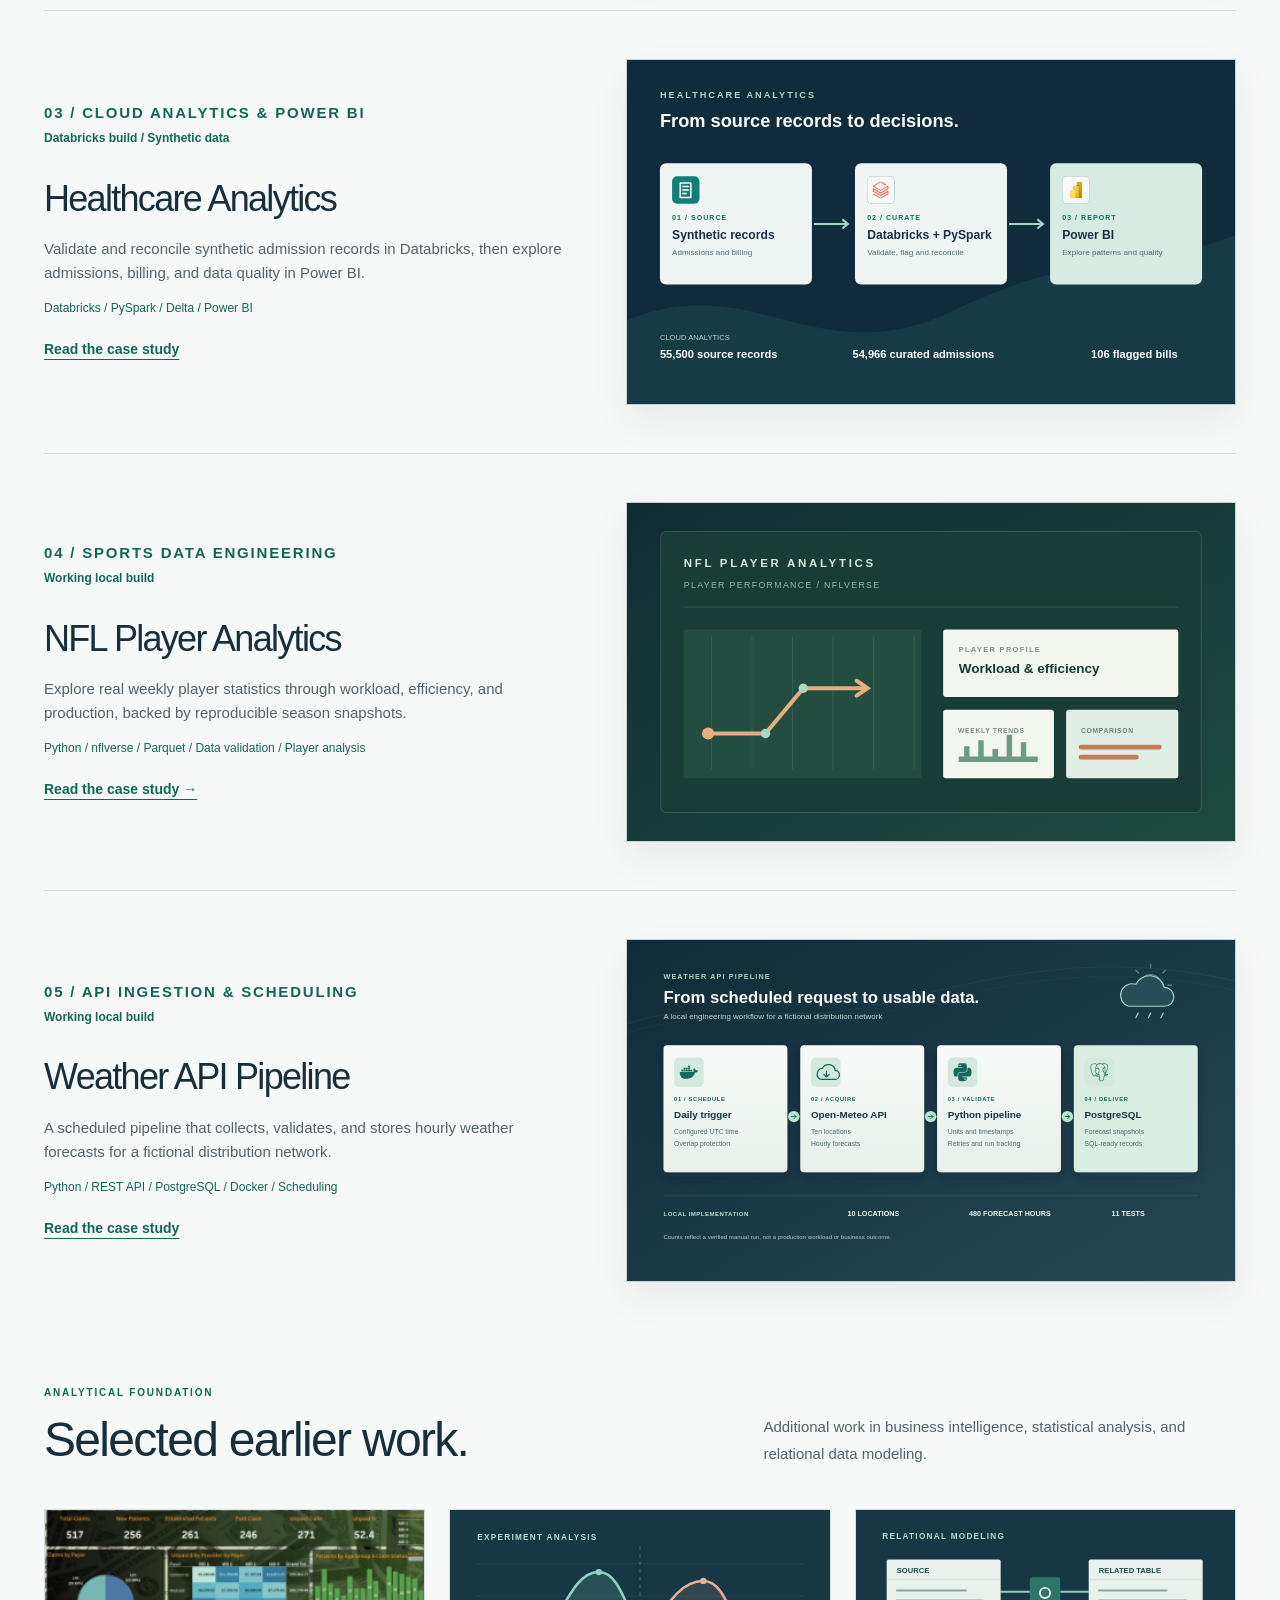
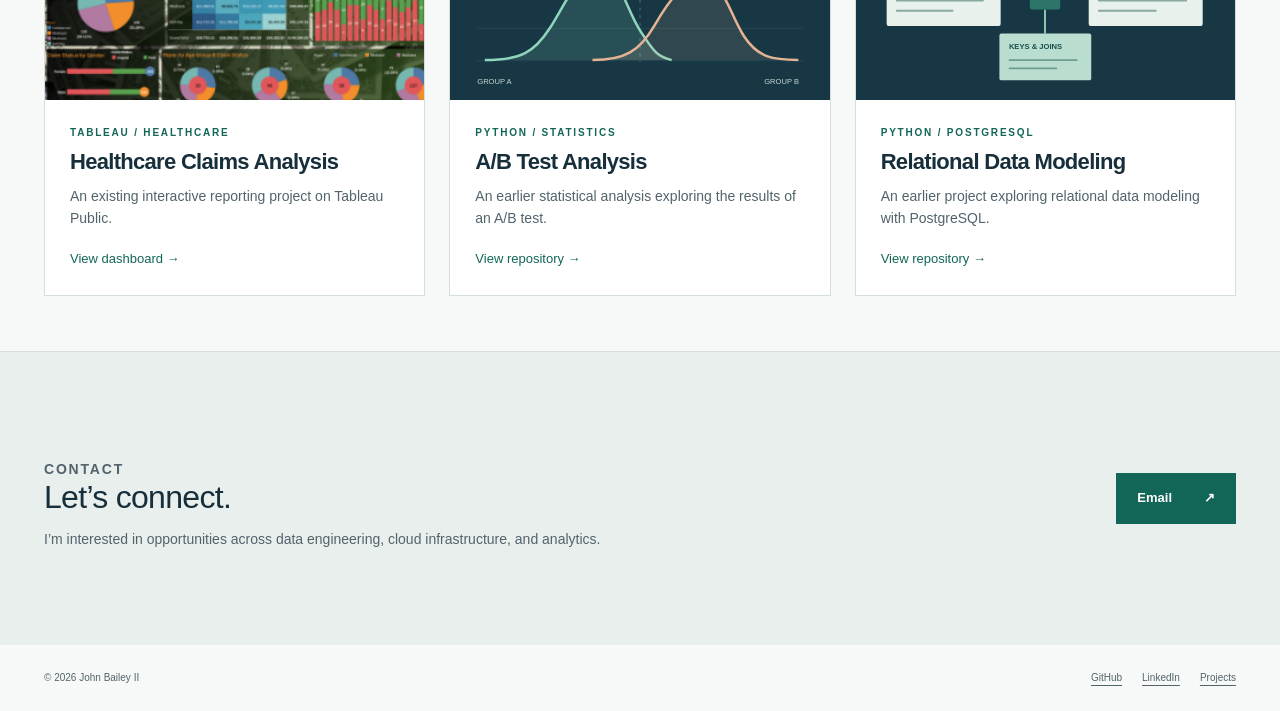
<file: projects.html>
<!doctype html>
<html lang="en"><head><meta charset="utf-8"><meta name="viewport" content="width=device-width,initial-scale=1"><title>Projects | John Bailey II</title><meta name="description" content="Data engineering and analytics case studies by John Bailey II."><link rel="stylesheet" href="assets/css/portfolio-preview.css"><link rel="stylesheet" href="assets/css/pages.css"><link rel="stylesheet" href="assets/css/interior-refresh.css"></head><body class="projects-page"><a class="skip" href="#main">Skip to content</a><header class="wrap site-header"><a class="identity" href="index.html" aria-label="John Bailey II, homepage"><span class="monogram" aria-hidden="true">JB<span>II</span></span><span>JOHN BAILEY II</span></a><button class="menu-toggle" aria-expanded="false" aria-controls="main-nav" hidden>Menu</button><nav id="main-nav" aria-label="Main navigation"><a href="index.html">Home</a><a href="projects.html" aria-current="page">Projects</a><a href="about.html">About</a><a href="index.html#experience">Experience</a><a href="index.html#contact">Contact</a><a class="resume-link" href="assets/resume/John-Bailey-II-Resume.pdf" download="John-Bailey-II-Resume.pdf">Resume <span aria-hidden="true">↓</span></a></nav></header><main id="main"><section class="interior-hero projects-hero"><div class="wrap projects-hero-grid"><div class="projects-hero-copy"><p class="eyebrow">SELECTED WORK / JOHN BAILEY II</p><h1>Engineering and analysis<br><span>in practice.</span></h1><p class="lede">From raw data to decisions that matter. Explore projects in data engineering, analytics, and reporting, built to answer real business questions.</p><div class="projects-hero-actions"><a class="projects-hero-cta" href="#featured-projects">Explore the projects <span aria-hidden="true">↓</span></a><a class="projects-hero-secondary" href="about.html">About my approach <span aria-hidden="true">↗</span></a></div><div class="projects-hero-disciplines" aria-label="Areas represented"><span>DATA ENGINEERING</span><span>ANALYTICS</span><span>BUSINESS INTELLIGENCE</span></div></div><div class="hero-flow" role="img" aria-label="Data from files, APIs and systems is collected and stored, prepared and validated, then delivered as analysis and reporting for decisions"><div class="hero-flow-top"><span>FROM DATA TO DECISIONS</span><span>PROJECT WORKFLOW</span></div><div class="flow-diagram" aria-hidden="true"><div class="flow-node"><div class="flow-icon"><svg viewBox="0 0 32 32" fill="none"><path d="M5 7h10v8H5zM17 7h10v8H17zM5 18h10v8H5zM17 18h10v8H17z"/><path d="M8 10h4M20 10h4M8 21h4M20 21h4"/></svg></div><div><strong>Data sources</strong><small>Files, APIs &amp; systems</small></div><span class="node-number">01</span></div><div class="flow-connector"><span></span><b>↓</b></div><div class="flow-node"><div class="flow-icon"><svg viewBox="0 0 32 32" fill="none"><ellipse cx="16" cy="8" rx="10" ry="4"/><path d="M6 8v8c0 2.2 4.5 4 10 4s10-1.8 10-4V8M6 16v8c0 2.2 4.5 4 10 4s10-1.8 10-4v-8"/></svg></div><div><strong>Collect &amp; Store</strong><small>Bring data into a reliable foundation</small></div><span class="node-number">02</span></div><div class="flow-connector"><span></span><b>↓</b></div><div class="flow-node"><div class="flow-icon"><svg viewBox="0 0 32 32" fill="none"><path d="M5 8h22M5 16h22M5 24h22"/><circle cx="11" cy="8" r="3"/><circle cx="21" cy="16" r="3"/><circle cx="13" cy="24" r="3"/></svg></div><div><strong>Prepare &amp; Validate</strong><small>Transform data and check quality</small></div><span class="node-number">03</span></div><div class="flow-connector"><span></span><b>↓</b></div><div class="flow-node flow-node-result"><div class="flow-icon"><svg viewBox="0 0 32 32" fill="none"><path d="M6 26V6M6 26h21M10 21l5-6 4 3 7-9"/><path d="M22 9h4v4"/></svg></div><div><strong>Analyze &amp; Communicate</strong><small>Reporting and insights for decisions</small></div><span class="node-number">04</span></div></div><p class="hero-flow-caption"><span></span> Engineering, analysis and storytelling in practice.</p></div></div></section><section class="wrap" id="featured-projects" aria-label="Featured engineering projects"><article class="project-feature"><div><p class="eyebrow">01 / RETAIL ANALYTICS ENGINEERING</p><span class="status">Working local build</span><h2>Retail Lakehouse</h2><p>Transform seven e-commerce source files into validated sales, inventory and data-quality outputs for business reporting.</p><p class="tech">Python / Parquet / DuckDB / dbt / Power BI</p><a class="feature-link" href="case-studies/retail-lakehouse.html">Read the case study</a></div><a class="feature-image" href="case-studies/retail-lakehouse.html" aria-label="Read the Retail Lakehouse case study"><img src="images/projects/retail-lakehouse.svg" alt="Retail lakehouse architecture from source files to Power BI" loading="lazy"></a></article><article class="project-feature"><div><p class="eyebrow">02 / HISTORICAL MARKET ANALYTICS</p><span class="status">Historical data / Interactive website</span><h2>MarketScope</h2><p>Explore historical Nasdaq stock prices, session movers, and price history through an interactive market overview.</p><p class="tech">Python / SQLite / Parquet / DuckDB / JavaScript</p><a class="feature-link" data-marketscope-link href="projects/stock-market-analytics/website/">Explore the website →</a></div><a class="feature-image" data-marketscope-link href="projects/stock-market-analytics/website/" aria-label="Explore the MarketScope stock analytics website"><img src="images/projects/market-scope-card.svg" alt="MarketScope stock market analytics illustration" loading="lazy"></a></article><article class="project-feature"><div><p class="eyebrow">03 / CLOUD ANALYTICS &amp; POWER BI</p><span class="status">Databricks build / Synthetic data</span><h2>Healthcare Analytics</h2><p>Validate and reconcile synthetic admission records in Databricks, then explore admissions, billing, and data quality in Power BI.</p><p class="tech">Databricks / PySpark / Delta / Power BI</p><a class="feature-link" href="case-studies/healthcare-analytics.html">Read the case study</a></div><a class="feature-image" href="case-studies/healthcare-analytics.html" aria-label="Read the Healthcare Analytics case study"><img src="images/projects/healthcare-analytics.svg" alt="Synthetic healthcare records flowing through Databricks to Power BI" loading="lazy"></a></article><article class="project-feature"><div><p class="eyebrow">04 / SPORTS DATA ENGINEERING</p><span class="status">Working local build</span><h2>NFL Player Analytics</h2><p>Explore real weekly player statistics through workload, efficiency, and production, backed by reproducible season snapshots.</p><p class="tech">Python / nflverse / Parquet / Data validation / Player analysis</p><a class="feature-link" href="case-studies/nfl-analytics.html">Read the case study →</a></div><a class="feature-image" href="case-studies/nfl-analytics.html" aria-label="Read NFL Player Analytics case study"><img src="images/projects/fourth-quarter-card.svg" alt="NFL Player Analytics website illustration showing player performance" loading="lazy"></a></article><article class="project-feature"><div><p class="eyebrow">05 / API INGESTION &amp; SCHEDULING</p><span class="status">Working local build</span><h2>Weather API Pipeline</h2><p>A scheduled pipeline that collects, validates, and stores hourly weather forecasts for a fictional distribution network.</p><p class="tech">Python / REST API / PostgreSQL / Docker / Scheduling</p><a class="feature-link" href="case-studies/weather-api-pipeline.html">Read the case study</a></div><a class="feature-image" href="case-studies/weather-api-pipeline.html" aria-label="Read the Weather API Pipeline case study"><img src="images/projects/weather-pipeline.svg" alt="Weather pipeline architecture from scheduled API requests to PostgreSQL" loading="lazy"></a></article></section><section class="wrap section compact"><div class="section-heading"><div><p class="eyebrow">ANALYTICAL FOUNDATION</p><h2>Selected earlier work.</h2></div><p>Additional work in business intelligence, statistical analysis, and relational data modeling.</p></div><div class="cards"><a class="card" href="https://public.tableau.com/app/profile/john.bailey1593/viz/HealthcareDashboard-ClaimsAnalysis/HealthcareDashboard-ClaimsAnalysis"><img src="images/tableaudash3.png" alt="Healthcare claims Tableau dashboard" loading="lazy"><div><p class="eyebrow">TABLEAU / HEALTHCARE</p><h3>Healthcare Claims Analysis</h3><p>An existing interactive reporting project on Tableau Public.</p><span>View dashboard →</span></div></a><a class="card" href="https://github.com/jbaileyanalytics/Python/tree/main/Analyze%20A%26B%20Test%20Results"><img src="images/projects/ab-test-analysis.svg" alt="" loading="lazy"><div><p class="eyebrow">PYTHON / STATISTICS</p><h3>A/B Test Analysis</h3><p>An earlier statistical analysis exploring the results of an A/B test.</p><span>View repository →</span></div></a><a class="card" href="https://github.com/jbaileyanalytics/Python/tree/main/Data%20Modeling%20with%20Postgres"><img src="images/projects/relational-modeling.svg" alt="" loading="lazy"><div><p class="eyebrow">PYTHON / POSTGRESQL</p><h3>Relational Data Modeling</h3><p>An earlier project exploring relational data modeling with PostgreSQL.</p><span>View repository →</span></div></a></div></section></main><section class="site-contact"><div class="wrap"><div><p class="eyebrow">CONTACT</p><h2>Let’s connect.</h2><p>I’m interested in opportunities across data engineering, cloud infrastructure, and analytics.</p></div><a class="button" href="mailto:jbaileyanalytics@gmail.com">Email <span aria-hidden="true">↗</span></a></div></section><footer class="wrap site-footer"><span>© 2026 John Bailey II</span><div><a href="https://github.com/jbaileyanalytics">GitHub</a><a href="https://www.linkedin.com/in/john-bailey-ii-8b7713126/">LinkedIn</a><a href="projects.html">Projects</a></div></footer><script>
if (location.protocol === 'file:') document.querySelectorAll('[data-marketscope-link]').forEach(link => { link.href = 'http://127.0.0.1:8765/website/'; });
const toggle=document.querySelector('.menu-toggle'),nav=document.querySelector('#main-nav');
toggle.hidden=false;
toggle.addEventListener('click',()=>{const open=toggle.getAttribute('aria-expanded')!=='true';toggle.setAttribute('aria-expanded',String(open));nav.classList.toggle('is-open',open)});
nav.addEventListener('click',e=>{if(e.target.closest('a')){toggle.setAttribute('aria-expanded','false');nav.classList.remove('is-open')}});
document.addEventListener('keydown',e=>{if(e.key==='Escape'&&toggle.getAttribute('aria-expanded')==='true'){toggle.setAttribute('aria-expanded','false');nav.classList.remove('is-open');toggle.focus()}});
</script></body></html>
</file>
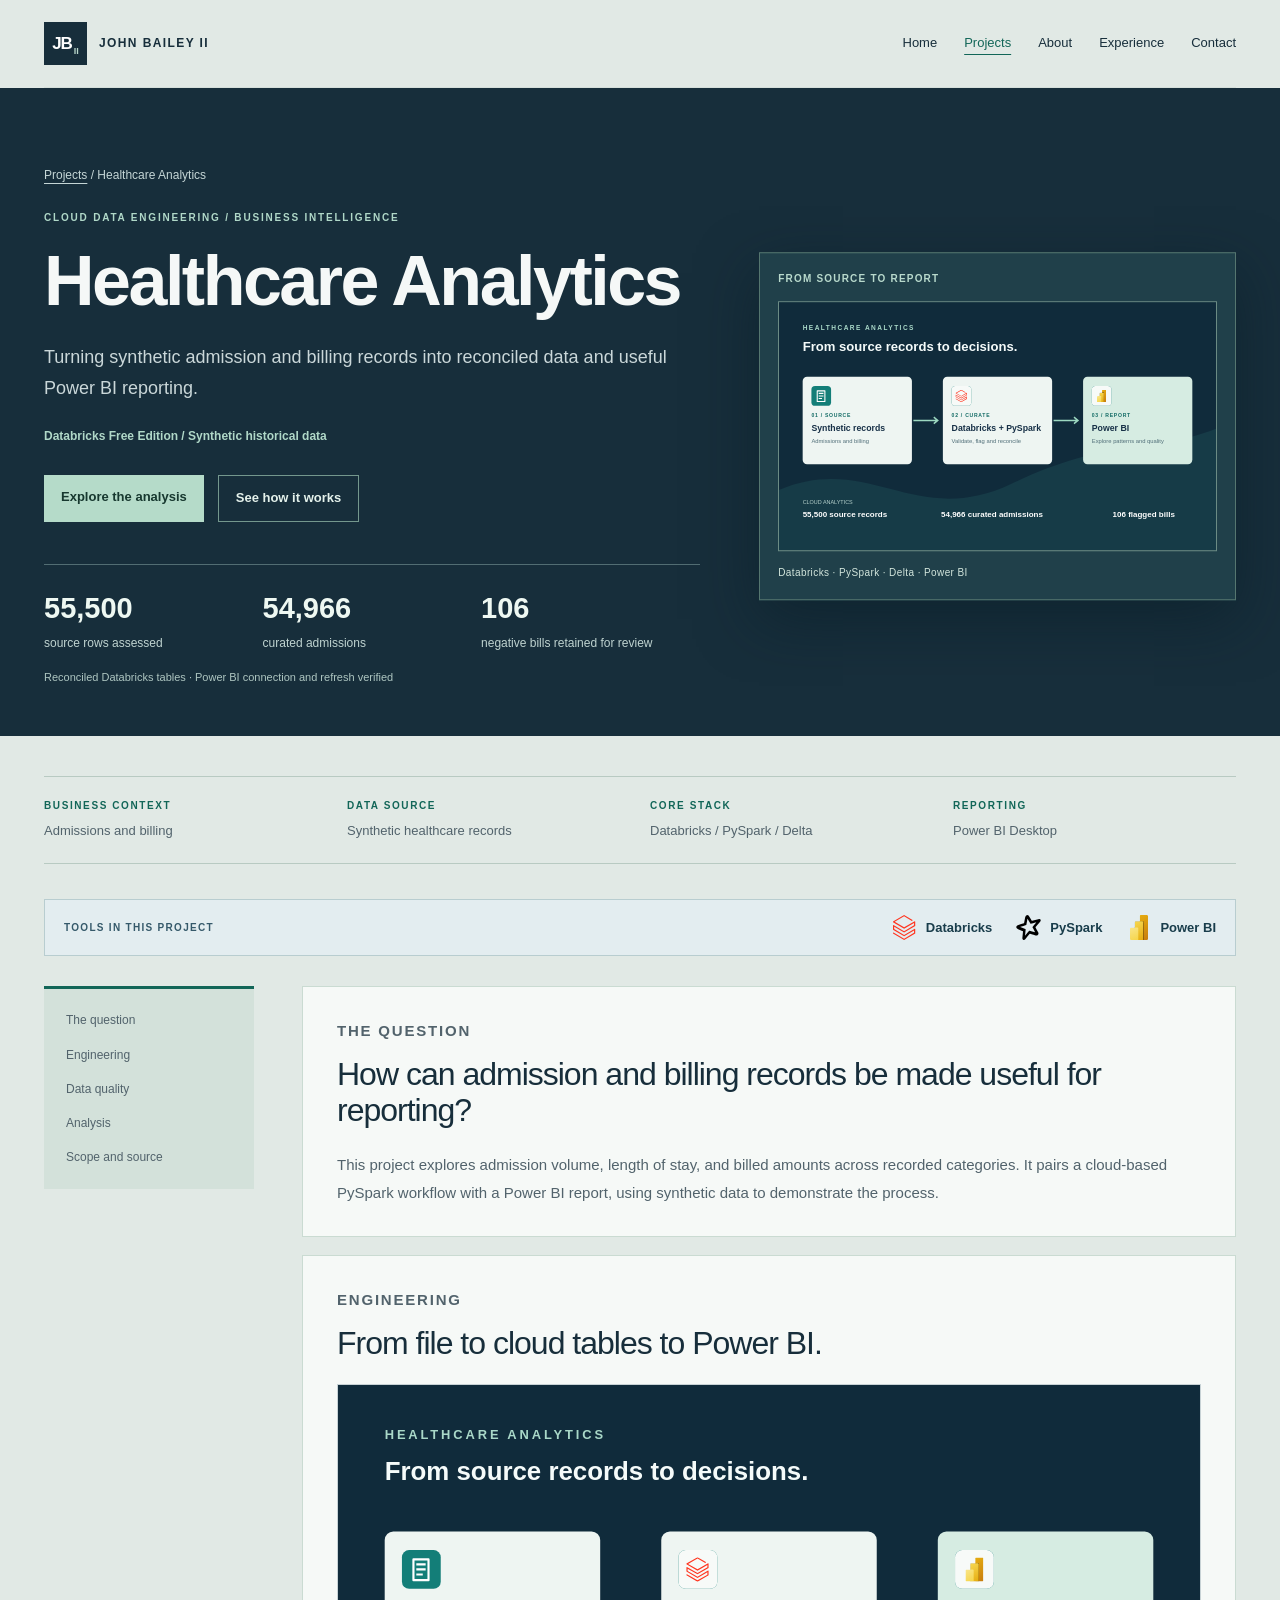
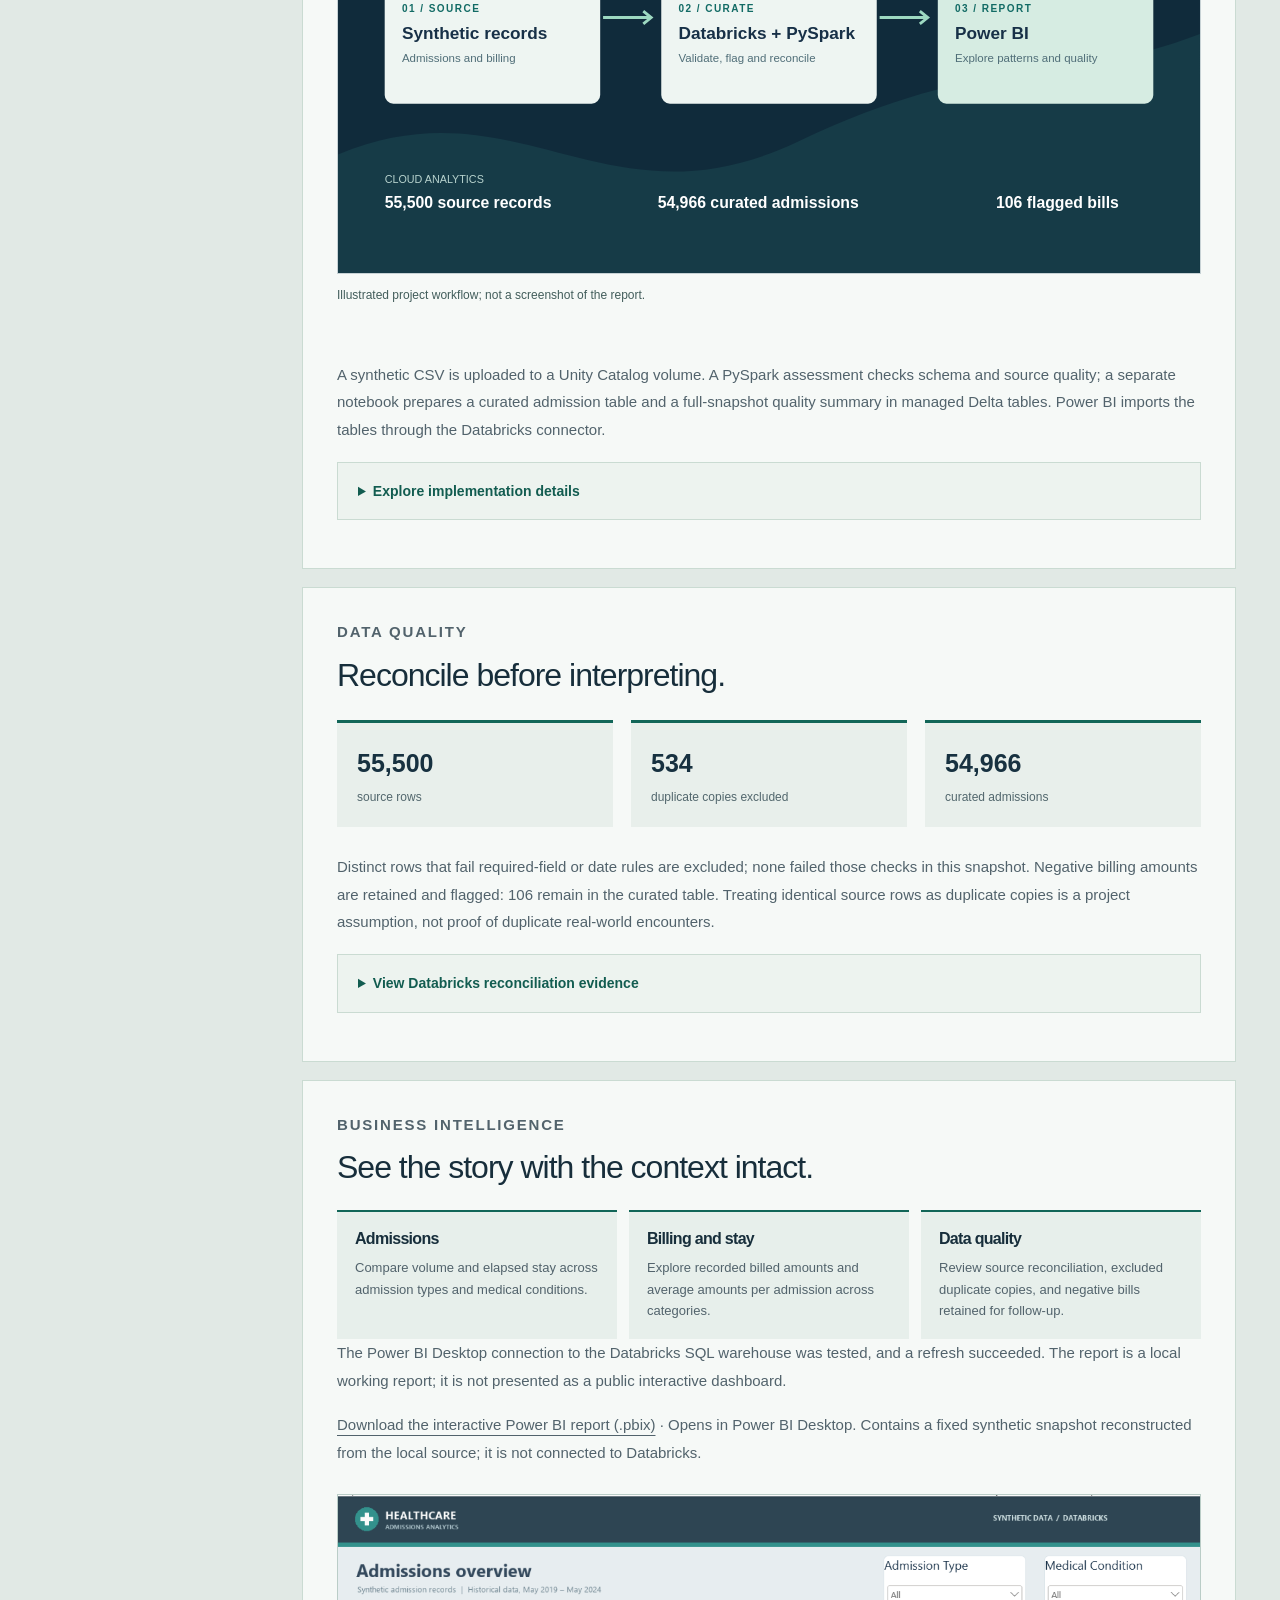
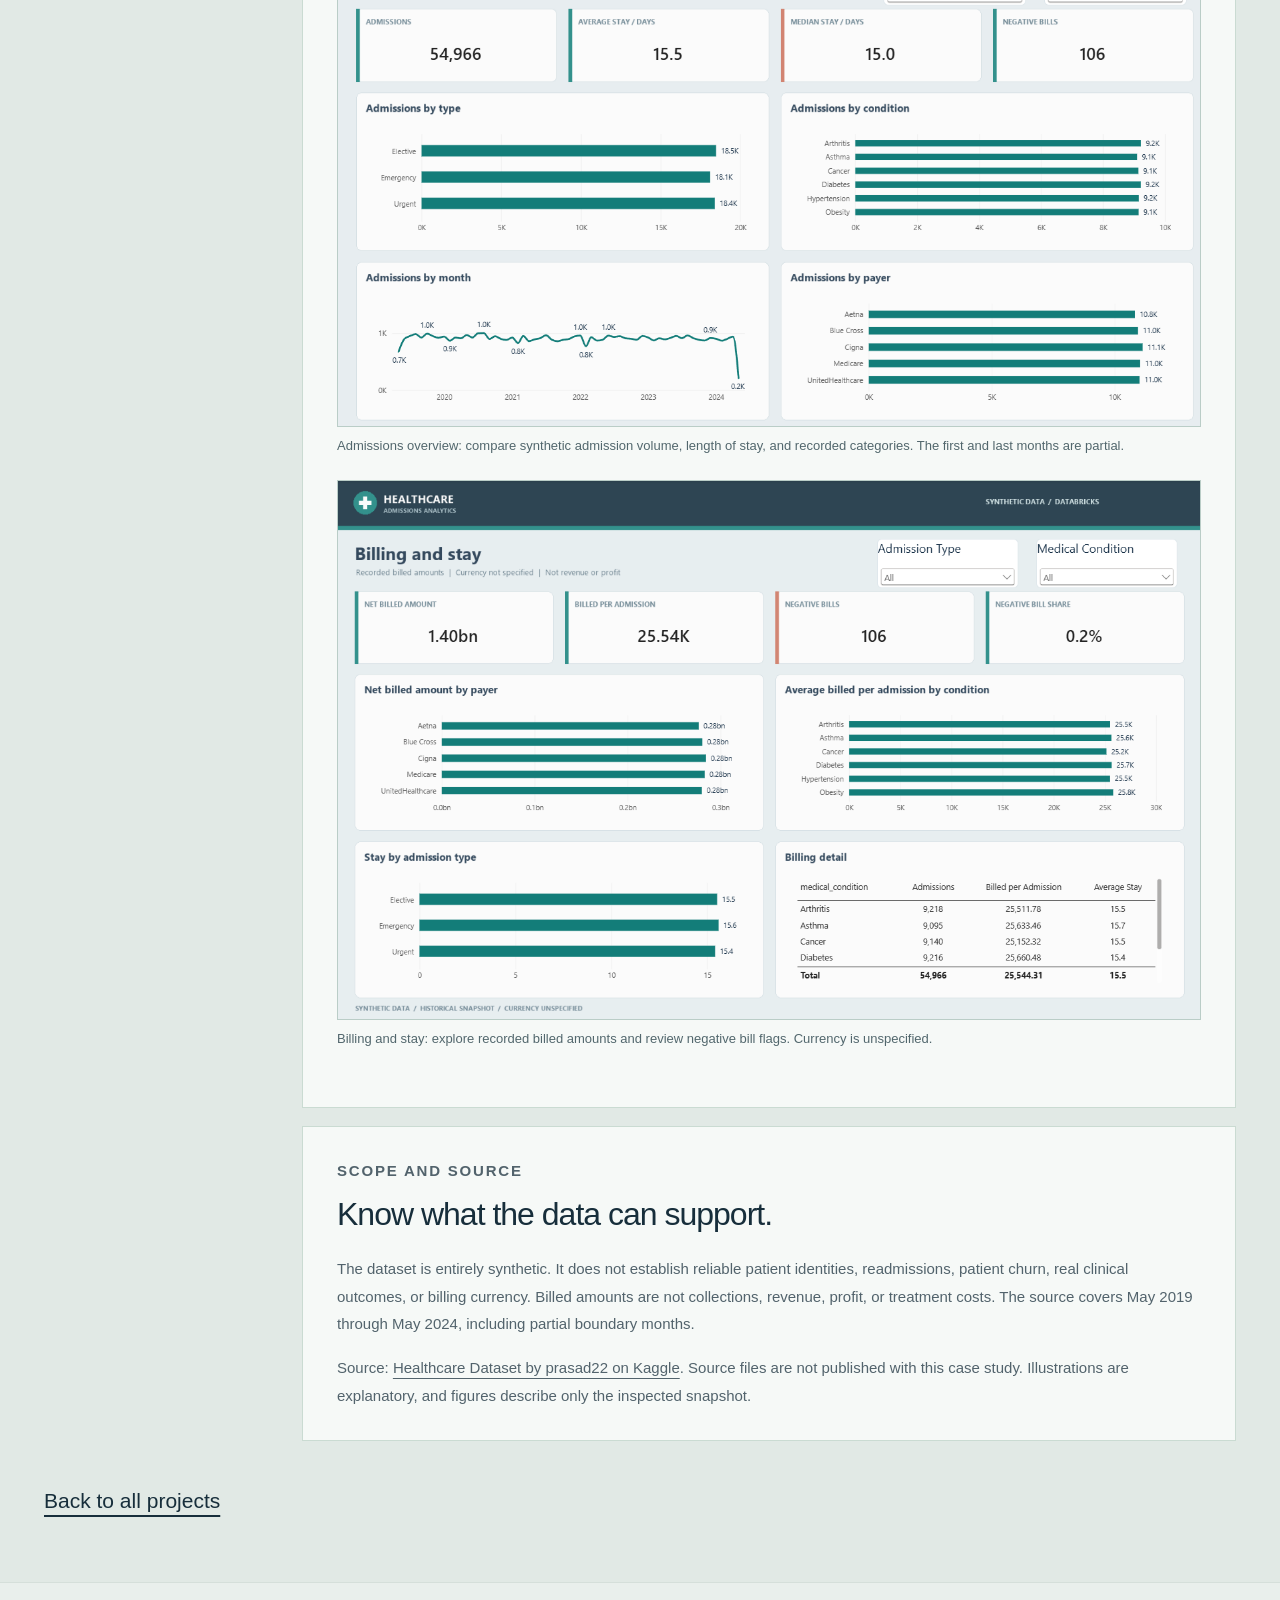
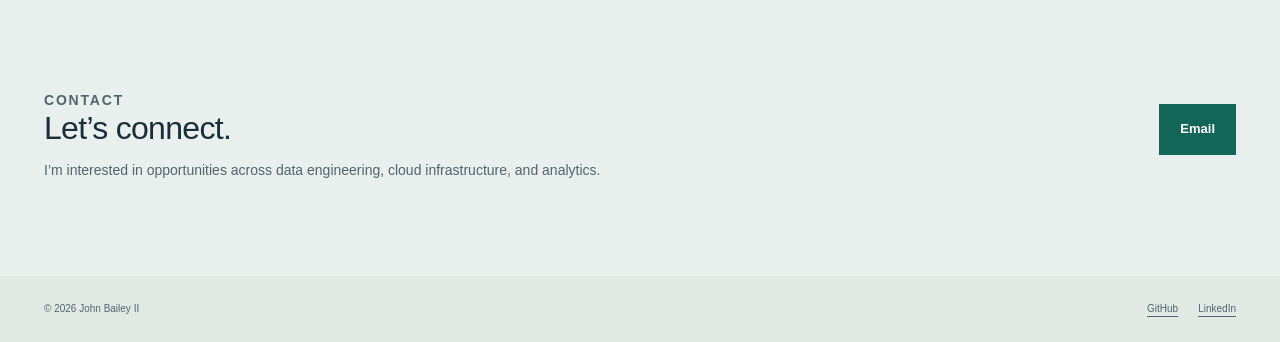
<file: case-studies/healthcare-analytics.html>
<!doctype html>
<html lang="en"><head><meta charset="utf-8"><meta name="viewport" content="width=device-width,initial-scale=1"><meta name="description" content="A synthetic healthcare analytics project using Databricks, PySpark, Delta tables, and Power BI."><title>Healthcare Analytics | John Bailey II</title><link rel="stylesheet" href="../assets/css/portfolio-preview.css"><link rel="stylesheet" href="../assets/css/pages.css"><link rel="stylesheet" href="../assets/css/interior-refresh.css"><link rel="stylesheet" href="../assets/css/case-study-shared.css?v=mobile-panels-1"><link rel="stylesheet" href="../assets/css/case-stack.css"></head>
<body class="weather-page retail-case"><a class="skip" href="#main">Skip to content</a><header class="wrap site-header"><a class="identity" href="../index.html"><span class="monogram" aria-hidden="true">JB<span>II</span></span><span>JOHN BAILEY II</span></a><button class="menu-toggle" aria-expanded="false" aria-controls="main-nav" hidden>Menu</button><nav id="main-nav" aria-label="Main navigation"><a href="../index.html">Home</a><a href="../projects.html" aria-current="page">Projects</a><a href="../about.html">About</a><a href="../index.html#experience">Experience</a><a href="../index.html#contact">Contact</a></nav></header>
<main id="main"><section class="interior-hero"><div class="wrap"><p class="breadcrumb"><a href="../projects.html">Projects</a> / Healthcare Analytics</p><p class="eyebrow">CLOUD DATA ENGINEERING / BUSINESS INTELLIGENCE</p><h1>Healthcare Analytics</h1><p class="lede">Turning synthetic admission and billing records into reconciled data and useful Power BI reporting.</p><span class="status">Databricks Free Edition / Synthetic historical data</span><div class="case-hero-actions"><a href="#report">Explore the analysis</a><a href="#engineering">See how it works</a></div><div class="case-hero-proof"><div><strong>55,500</strong><span>source rows assessed</span></div><div><strong>54,966</strong><span>curated admissions</span></div><div><strong>106</strong><span>negative bills retained for review</span></div></div><p class="case-hero-caption">Reconciled Databricks tables · Power BI connection and refresh verified</p><a class="retail-hero-visual" href="#engineering"><span class="retail-hero-visual-label">FROM SOURCE TO REPORT</span><img src="../images/projects/healthcare-analytics.svg" alt="Synthetic admissions flow through Databricks and PySpark into Power BI"><span class="retail-hero-visual-caption">Databricks · PySpark · Delta · Power BI</span></a></div></section>
<div class="wrap"><dl class="case-meta"><div><dt>BUSINESS CONTEXT</dt><dd>Admissions and billing</dd></div><div><dt>DATA SOURCE</dt><dd>Synthetic healthcare records</dd></div><div><dt>CORE STACK</dt><dd>Databricks / PySpark / Delta</dd></div><div><dt>REPORTING</dt><dd>Power BI Desktop</dd></div></dl><section class="case-tech-stack" aria-label="Technologies used"><span class="case-tech-stack-heading">TOOLS IN THIS PROJECT</span><ul><li><img src="../images/projects/databricks-logo.svg" alt="" width="25" height="25"><span>Databricks</span></li><li><img src="../images/projects/apachespark.svg" alt="" width="25" height="25"><span>PySpark</span></li><li><img src="../images/projects/power-bi-logo.svg" alt="" width="25" height="25"><span>Power BI</span></li></ul></section><div class="case-layout"><nav class="case-nav" aria-label="Case study sections"><a href="#question">The question</a><a href="#engineering">Engineering</a><a href="#quality">Data quality</a><a href="#report">Analysis</a><a href="#scope">Scope and source</a></nav><div class="case-body">
<section id="question"><p class="eyebrow">THE QUESTION</p><h2>How can admission and billing records be made useful for reporting?</h2><p>This project explores admission volume, length of stay, and billed amounts across recorded categories. It pairs a cloud-based PySpark workflow with a Power BI report, using synthetic data to demonstrate the process.</p></section>
<section id="engineering"><p class="eyebrow">ENGINEERING</p><h2>From file to cloud tables to Power BI.</h2><figure class="case-cover"><img src="../images/projects/healthcare-analytics.svg" alt="Synthetic source file, Databricks curation, and Power BI reporting" loading="lazy"><figcaption>Illustrated project workflow; not a screenshot of the report.</figcaption></figure><p>A synthetic CSV is uploaded to a Unity Catalog volume. A PySpark assessment checks schema and source quality; a separate notebook prepares a curated admission table and a full-snapshot quality summary in managed Delta tables. Power BI imports the tables through the Databricks connector.</p><details class="case-detail"><summary>Explore implementation details</summary><p><a href="../projects/healthcare-analytics/README.md">Project documentation</a> · <a href="../projects/healthcare-analytics/databricks/README.md">Databricks workflow and validation</a></p><p>The report uses a denormalized admissions table and a separate quality summary. It is not presented as a connected star schema.</p></details></section>
<section id="quality"><p class="eyebrow">DATA QUALITY</p><h2>Reconcile before interpreting.</h2><div class="weather-summary"><div><strong>55,500</strong><span>source rows</span></div><div><strong>534</strong><span>duplicate copies excluded</span></div><div><strong>54,966</strong><span>curated admissions</span></div></div><p>Distinct rows that fail required-field or date rules are excluded; none failed those checks in this snapshot. Negative billing amounts are retained and flagged: 106 remain in the curated table. Treating identical source rows as duplicate copies is a project assumption, not proof of duplicate real-world encounters.</p><details class="case-detail"><summary>View Databricks reconciliation evidence</summary><p>The notebook checks source reconciliation, distinct encounter identifiers, and nonnegative stay lengths before writing the curated tables. This screenshot shows the successful pre-write checks and counts for the synthetic snapshot.</p><figure class="retail-report-gallery"><a href="../images/projects/healthcare-databricks-reconciliation.png"><img src="../images/projects/healthcare-databricks-reconciliation.png" alt="Databricks notebook reconciliation checks and output showing 55,500 source rows and 54,966 curated admissions" loading="lazy"></a><figcaption>Databricks notebook output: source counts and pre-write validation checks.</figcaption></figure><p><a href="https://github.com/jbaileyanalytics/jbaileyanalytics.github.io/blob/main/projects/healthcare-analytics/databricks/02_curate_admissions.py" target="_blank" rel="noopener noreferrer">View the Databricks curation and validation notebook (opens in a new tab)</a></p></details></section>
<section id="report"><p class="eyebrow">BUSINESS INTELLIGENCE</p><h2>See the story with the context intact.</h2><div class="decision-cards"><article><h3>Admissions</h3><p>Compare volume and elapsed stay across admission types and medical conditions.</p></article><article><h3>Billing and stay</h3><p>Explore recorded billed amounts and average amounts per admission across categories.</p></article><article><h3>Data quality</h3><p>Review source reconciliation, excluded duplicate copies, and negative bills retained for follow-up.</p></article></div><p>The Power BI Desktop connection to the Databricks SQL warehouse was tested, and a refresh succeeded. The report is a local working report; it is not presented as a public interactive dashboard.</p><p><a href="../assets/downloads/healthcare-analytics-report.pbix" download>Download the interactive Power BI report (.pbix)</a> · Opens in Power BI Desktop. Contains a fixed synthetic snapshot reconstructed from the local source; it is not connected to Databricks.</p><div class="retail-report-gallery"><figure><a href="../images/projects/healthcare-admissions-report.png"><img src="../images/projects/healthcare-admissions-report.png" alt="Power BI admissions overview with admission counts, length of stay, monthly trend, and category comparisons" loading="lazy"></a><figcaption>Admissions overview: compare synthetic admission volume, length of stay, and recorded categories. The first and last months are partial.</figcaption></figure><figure><a href="../images/projects/healthcare-billing-report.png"><img src="../images/projects/healthcare-billing-report.png" alt="Power BI billing and stay report with billed amounts, payer and condition comparisons, and negative bill flags" loading="lazy"></a><figcaption>Billing and stay: explore recorded billed amounts and review negative bill flags. Currency is unspecified.</figcaption></figure></div></section>
<section id="scope"><p class="eyebrow">SCOPE AND SOURCE</p><h2>Know what the data can support.</h2><p>The dataset is entirely synthetic. It does not establish reliable patient identities, readmissions, patient churn, real clinical outcomes, or billing currency. Billed amounts are not collections, revenue, profit, or treatment costs. The source covers May 2019 through May 2024, including partial boundary months.</p><p>Source: <a href="https://www.kaggle.com/datasets/prasad22/healthcare-dataset">Healthcare Dataset by prasad22 on Kaggle</a>. Source files are not published with this case study. Illustrations are explanatory, and figures describe only the inspected snapshot.</p></section>
</div></div><div class="next-project"><a href="../projects.html">Back to all projects</a></div></div></main><section class="site-contact"><div class="wrap"><div><p class="eyebrow">CONTACT</p><h2>Let’s connect.</h2><p>I’m interested in opportunities across data engineering, cloud infrastructure, and analytics.</p></div><a class="button" href="mailto:jbaileyanalytics@gmail.com">Email</a></div></section><footer class="wrap site-footer"><span>© 2026 John Bailey II</span><div><a href="https://github.com/jbaileyanalytics">GitHub</a><a href="https://www.linkedin.com/in/john-bailey-ii-8b7713126/">LinkedIn</a></div></footer><script>const toggle=document.querySelector('.menu-toggle'),nav=document.querySelector('#main-nav');toggle.hidden=false;toggle.addEventListener('click',()=>{const open=toggle.getAttribute('aria-expanded')!=='true';toggle.setAttribute('aria-expanded',String(open));nav.classList.toggle('is-open',open)});nav.addEventListener('click',e=>{if(e.target.closest('a')){toggle.setAttribute('aria-expanded','false');nav.classList.remove('is-open')}});</script></body></html>
</file>
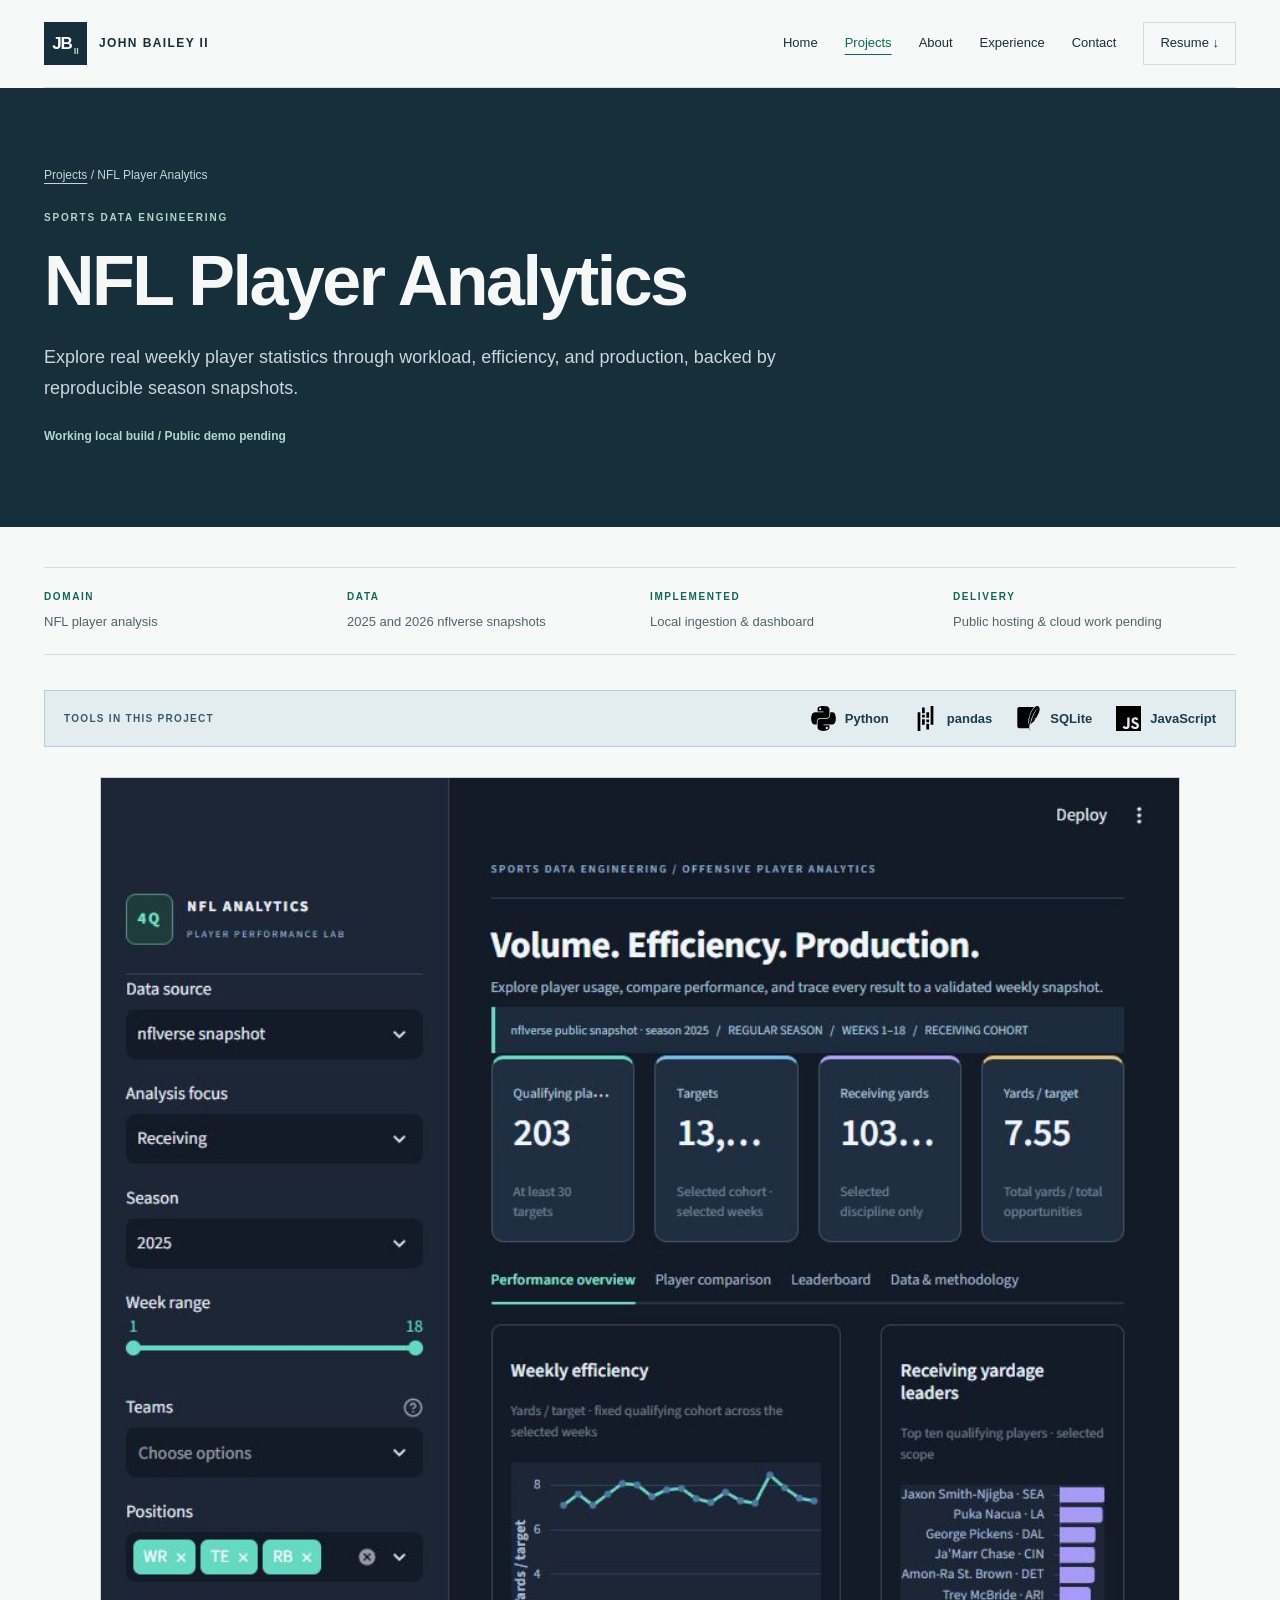
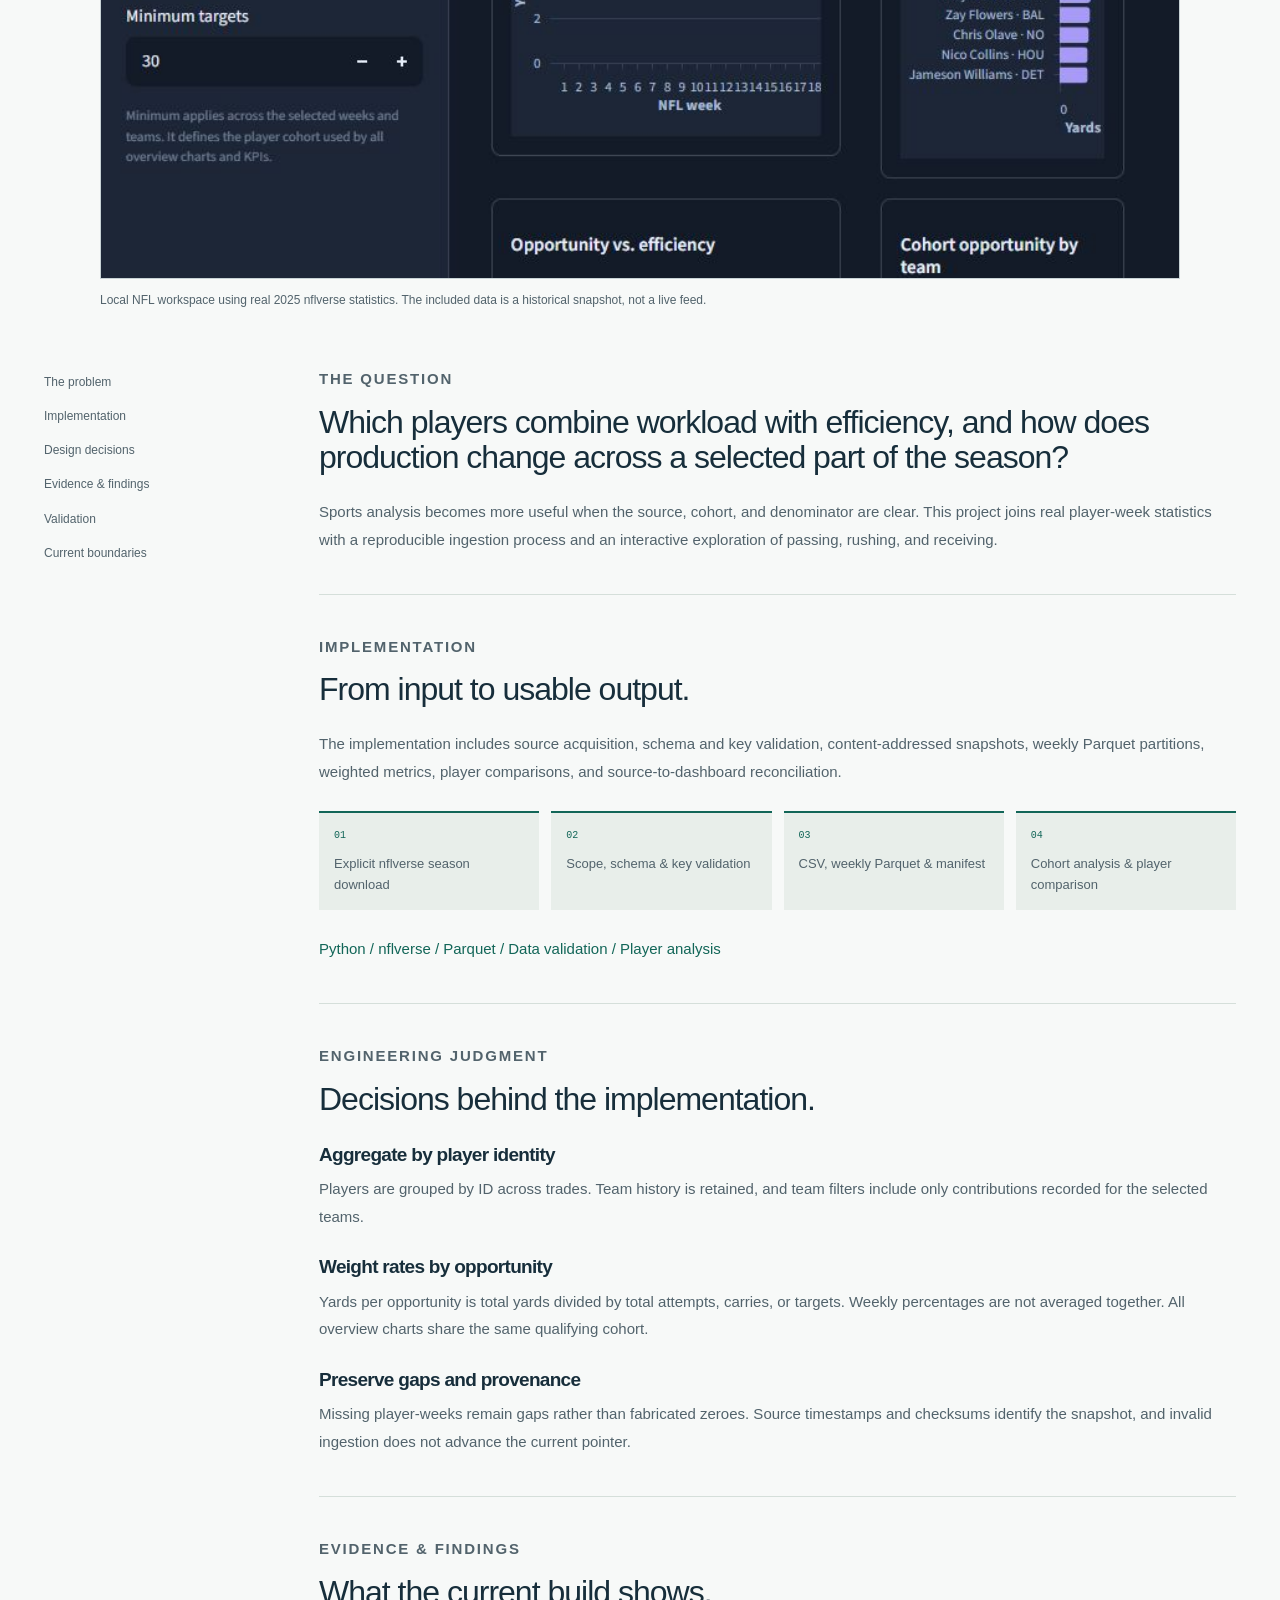
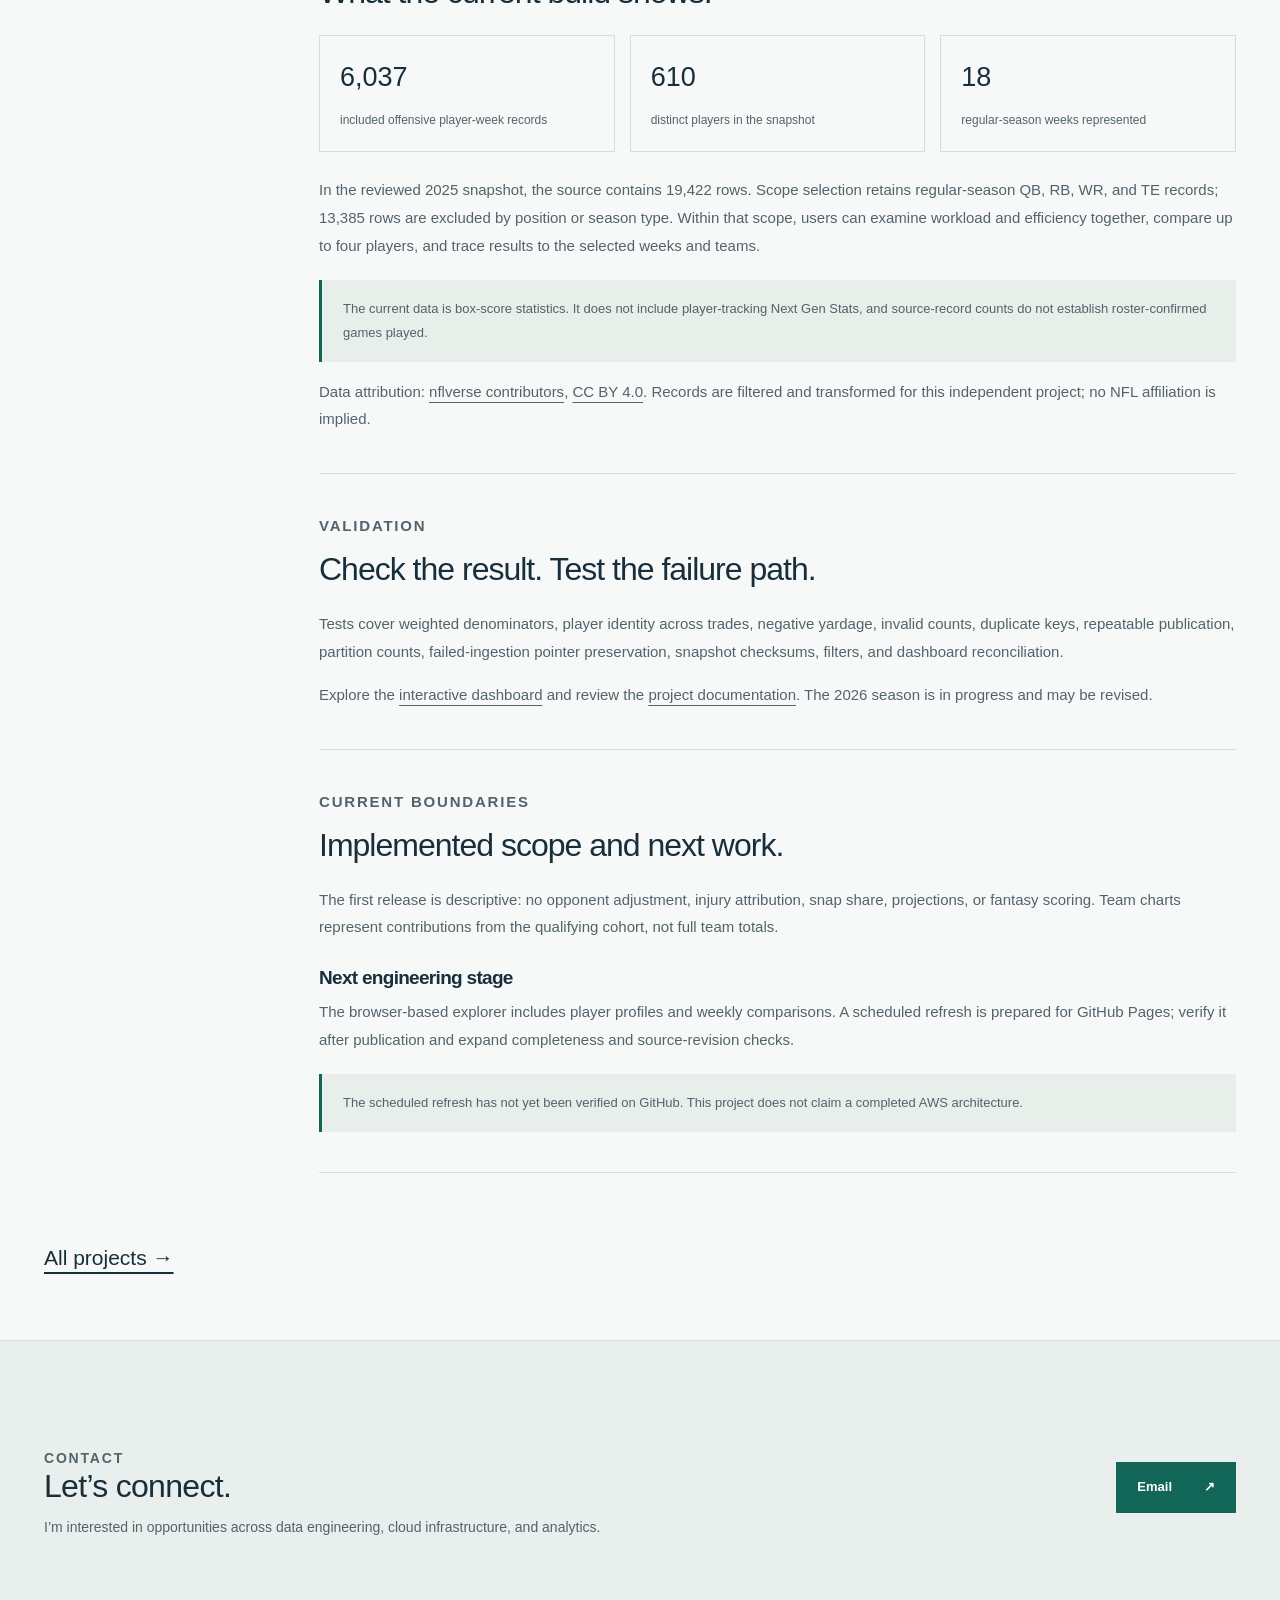
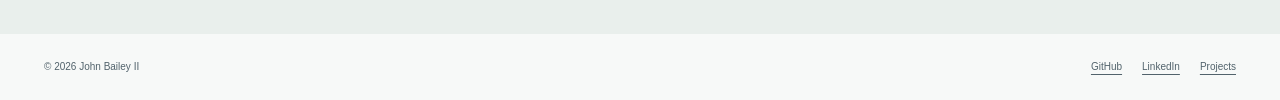
<file: case-studies/nfl-analytics.html>
<!doctype html>
<html lang="en"><head><meta charset="utf-8"><meta name="viewport" content="width=device-width,initial-scale=1"><title>NFL Player Analytics | John Bailey II</title><meta name="description" content="Explore real weekly player statistics through workload, efficiency, and production, backed by reproducible season snapshots."><link rel="stylesheet" href="../assets/css/portfolio-preview.css"><link rel="stylesheet" href="../assets/css/pages.css"><link rel="stylesheet" href="../assets/css/interior-refresh.css"><link rel="stylesheet" href="../assets/css/case-stack.css"></head><body><a class="skip" href="#main">Skip to content</a><header class="wrap site-header"><a class="identity" href="../index.html" aria-label="John Bailey II, homepage"><span class="monogram" aria-hidden="true">JB<span>II</span></span><span>JOHN BAILEY II</span></a><button class="menu-toggle" aria-expanded="false" aria-controls="main-nav" hidden>Menu</button><nav id="main-nav" aria-label="Main navigation"><a href="../index.html">Home</a><a href="../projects.html" aria-current="page">Projects</a><a href="../about.html">About</a><a href="../index.html#experience">Experience</a><a href="../index.html#contact">Contact</a><a class="resume-link" href="../assets/resume/John-Bailey-II-Resume.pdf" download="John-Bailey-II-Resume.pdf">Resume <span aria-hidden="true">↓</span></a></nav></header><main id="main"><section class="interior-hero"><div class="wrap"><p class="breadcrumb"><a href="../projects.html">Projects</a> / NFL Player Analytics</p><p class="eyebrow">SPORTS DATA ENGINEERING</p><h1>NFL Player Analytics</h1><p class="lede">Explore real weekly player statistics through workload, efficiency, and production, backed by reproducible season snapshots.</p><span class="status">Working local build / Public demo pending</span></div></section><div class="wrap"><dl class="case-meta"><div><dt>DOMAIN</dt><dd>NFL player analysis</dd></div><div><dt>DATA</dt><dd>2025 and 2026 nflverse snapshots</dd></div><div><dt>IMPLEMENTED</dt><dd>Local ingestion & dashboard</dd></div><div><dt>DELIVERY</dt><dd>Public hosting & cloud work pending</dd></div></dl><section class="case-tech-stack" aria-label="Technologies used"><span class="case-tech-stack-heading">TOOLS IN THIS PROJECT</span><ul><li><img src="../images/projects/python.svg" alt="" width="25" height="25"><span>Python</span></li><li><img src="../images/projects/pandas.svg" alt="" width="25" height="25"><span>pandas</span></li><li><img src="../images/projects/sqlite.svg" alt="" width="25" height="25"><span>SQLite</span></li><li><img src="../images/projects/javascript.svg" alt="" width="25" height="25"><span>JavaScript</span></li></ul></section><figure class="case-cover"><img src="../images/projects/nfl-dashboard.jpg" alt="NFL Player Analytics application overview"><figcaption>Local NFL workspace using real 2025 nflverse statistics. The included data is a historical snapshot, not a live feed.</figcaption></figure><div class="case-layout"><nav class="case-nav" aria-label="Case study sections"><a href="#problem">The problem</a><a href="#implementation">Implementation</a><a href="#decisions">Design decisions</a><a href="#evidence">Evidence & findings</a><a href="#validation">Validation</a><a href="#next">Current boundaries</a></nav><div class="case-body"><section id="problem"><p class="eyebrow">THE QUESTION</p><h2>Which players combine workload with efficiency, and how does production change across a selected part of the season?</h2><p>Sports analysis becomes more useful when the source, cohort, and denominator are clear. This project joins real player-week statistics with a reproducible ingestion process and an interactive exploration of passing, rushing, and receiving.</p></section><section id="implementation"><p class="eyebrow">IMPLEMENTATION</p><h2>From input to usable output.</h2><p>The implementation includes source acquisition, schema and key validation, content-addressed snapshots, weekly Parquet partitions, weighted metrics, player comparisons, and source-to-dashboard reconciliation.</p><ol class="workflow" aria-label="Implemented workflow"><li>Explicit nflverse season download</li><li>Scope, schema & key validation</li><li>CSV, weekly Parquet & manifest</li><li>Cohort analysis & player comparison</li></ol><p class="tech">Python / nflverse / Parquet / Data validation / Player analysis</p></section><section id="decisions"><p class="eyebrow">ENGINEERING JUDGMENT</p><h2>Decisions behind the implementation.</h2><h3>Aggregate by player identity</h3><p>Players are grouped by ID across trades. Team history is retained, and team filters include only contributions recorded for the selected teams.</p><h3>Weight rates by opportunity</h3><p>Yards per opportunity is total yards divided by total attempts, carries, or targets. Weekly percentages are not averaged together. All overview charts share the same qualifying cohort.</p><h3>Preserve gaps and provenance</h3><p>Missing player-weeks remain gaps rather than fabricated zeroes. Source timestamps and checksums identify the snapshot, and invalid ingestion does not advance the current pointer.</p></section><section id="evidence"><p class="eyebrow">EVIDENCE & FINDINGS</p><h2>What the current build shows.</h2><div class="evidence"><div><strong>6,037</strong><span>included offensive player-week records</span></div><div><strong>610</strong><span>distinct players in the snapshot</span></div><div><strong>18</strong><span>regular-season weeks represented</span></div></div><p>In the reviewed 2025 snapshot, the source contains 19,422 rows. Scope selection retains regular-season QB, RB, WR, and TE records; 13,385 rows are excluded by position or season type. Within that scope, users can examine workload and efficiency together, compare up to four players, and trace results to the selected weeks and teams.</p><p class="data-note">The current data is box-score statistics. It does not include player-tracking Next Gen Stats, and source-record counts do not establish roster-confirmed games played.</p><p>Data attribution: <a href="https://github.com/nflverse/nflverse-data/releases/tag/stats_player">nflverse contributors</a>, <a href="https://creativecommons.org/licenses/by/4.0/">CC BY 4.0</a>. Records are filtered and transformed for this independent project; no NFL affiliation is implied.</p></section><section id="validation"><p class="eyebrow">VALIDATION</p><h2>Check the result. Test the failure path.</h2><p>Tests cover weighted denominators, player identity across trades, negative yardage, invalid counts, duplicate keys, repeatable publication, partition counts, failed-ingestion pointer preservation, snapshot checksums, filters, and dashboard reconciliation.</p><p>Explore the <a href="../projects/nfl-analytics/website/">interactive dashboard</a> and review the <a href="https://github.com/jbaileyanalytics/jbaileyanalytics.github.io/tree/main/projects/nfl-analytics">project documentation</a>. The 2026 season is in progress and may be revised.</p></section><section id="next"><p class="eyebrow">CURRENT BOUNDARIES</p><h2>Implemented scope and next work.</h2><p>The first release is descriptive: no opponent adjustment, injury attribution, snap share, projections, or fantasy scoring. Team charts represent contributions from the qualifying cohort, not full team totals.</p><h3>Next engineering stage</h3><p>The browser-based explorer includes player profiles and weekly comparisons. A scheduled refresh is prepared for GitHub Pages; verify it after publication and expand completeness and source-revision checks.</p><p class="data-note">The scheduled refresh has not yet been verified on GitHub. This project does not claim a completed AWS architecture.</p></section></div></div><div class="next-project"><a href="../projects.html">All projects →</a></div></div></main><section class="site-contact"><div class="wrap"><div><p class="eyebrow">CONTACT</p><h2>Let’s connect.</h2><p>I’m interested in opportunities across data engineering, cloud infrastructure, and analytics.</p></div><a class="button" href="mailto:jbaileyanalytics@gmail.com">Email <span aria-hidden="true">↗</span></a></div></section><footer class="wrap site-footer"><span>© 2026 John Bailey II</span><div><a href="https://github.com/jbaileyanalytics">GitHub</a><a href="https://www.linkedin.com/in/john-bailey-ii-8b7713126/">LinkedIn</a><a href="../projects.html">Projects</a></div></footer><script>
const toggle=document.querySelector('.menu-toggle'),nav=document.querySelector('#main-nav');
toggle.hidden=false;
toggle.addEventListener('click',()=>{const open=toggle.getAttribute('aria-expanded')!=='true';toggle.setAttribute('aria-expanded',String(open));nav.classList.toggle('is-open',open)});
nav.addEventListener('click',e=>{if(e.target.closest('a')){toggle.setAttribute('aria-expanded','false');nav.classList.remove('is-open')}});
document.addEventListener('keydown',e=>{if(e.key==='Escape'&&toggle.getAttribute('aria-expanded')==='true'){toggle.setAttribute('aria-expanded','false');nav.classList.remove('is-open');toggle.focus()}});
</script></body></html>
</file>
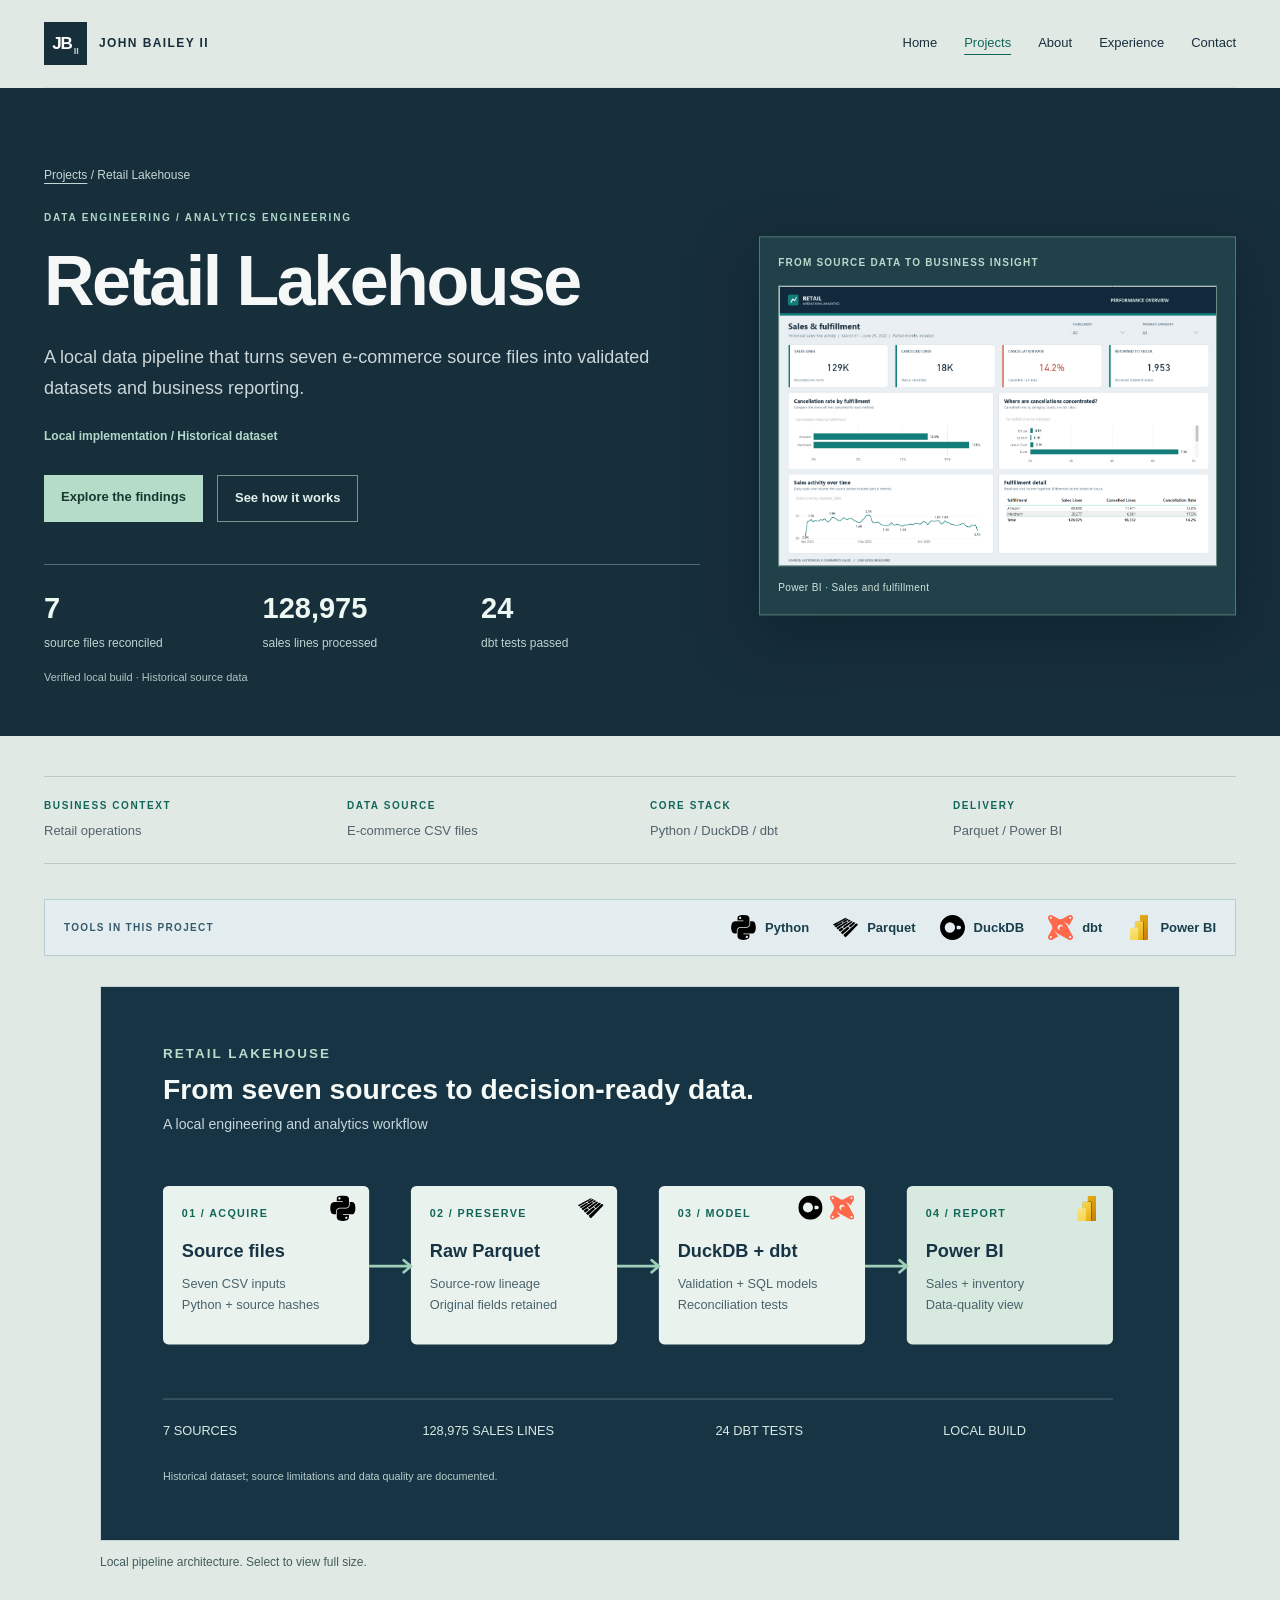
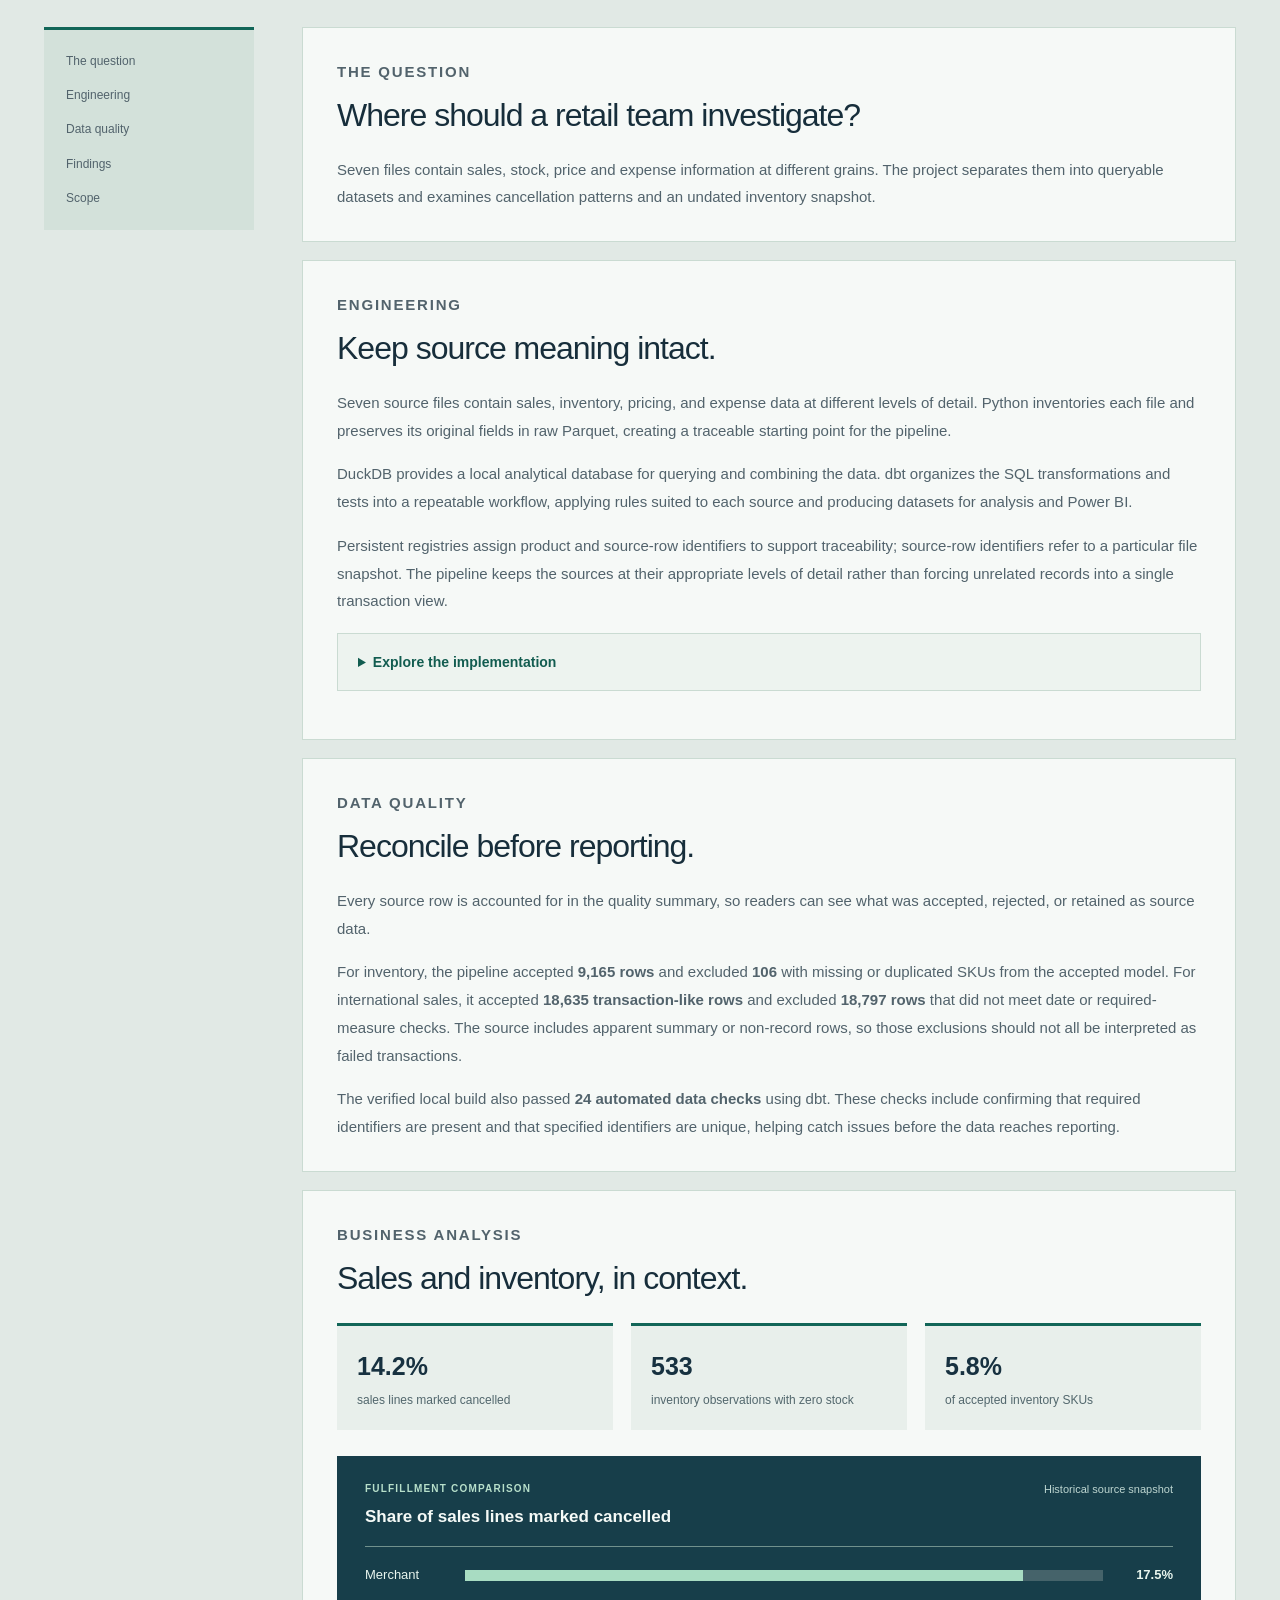
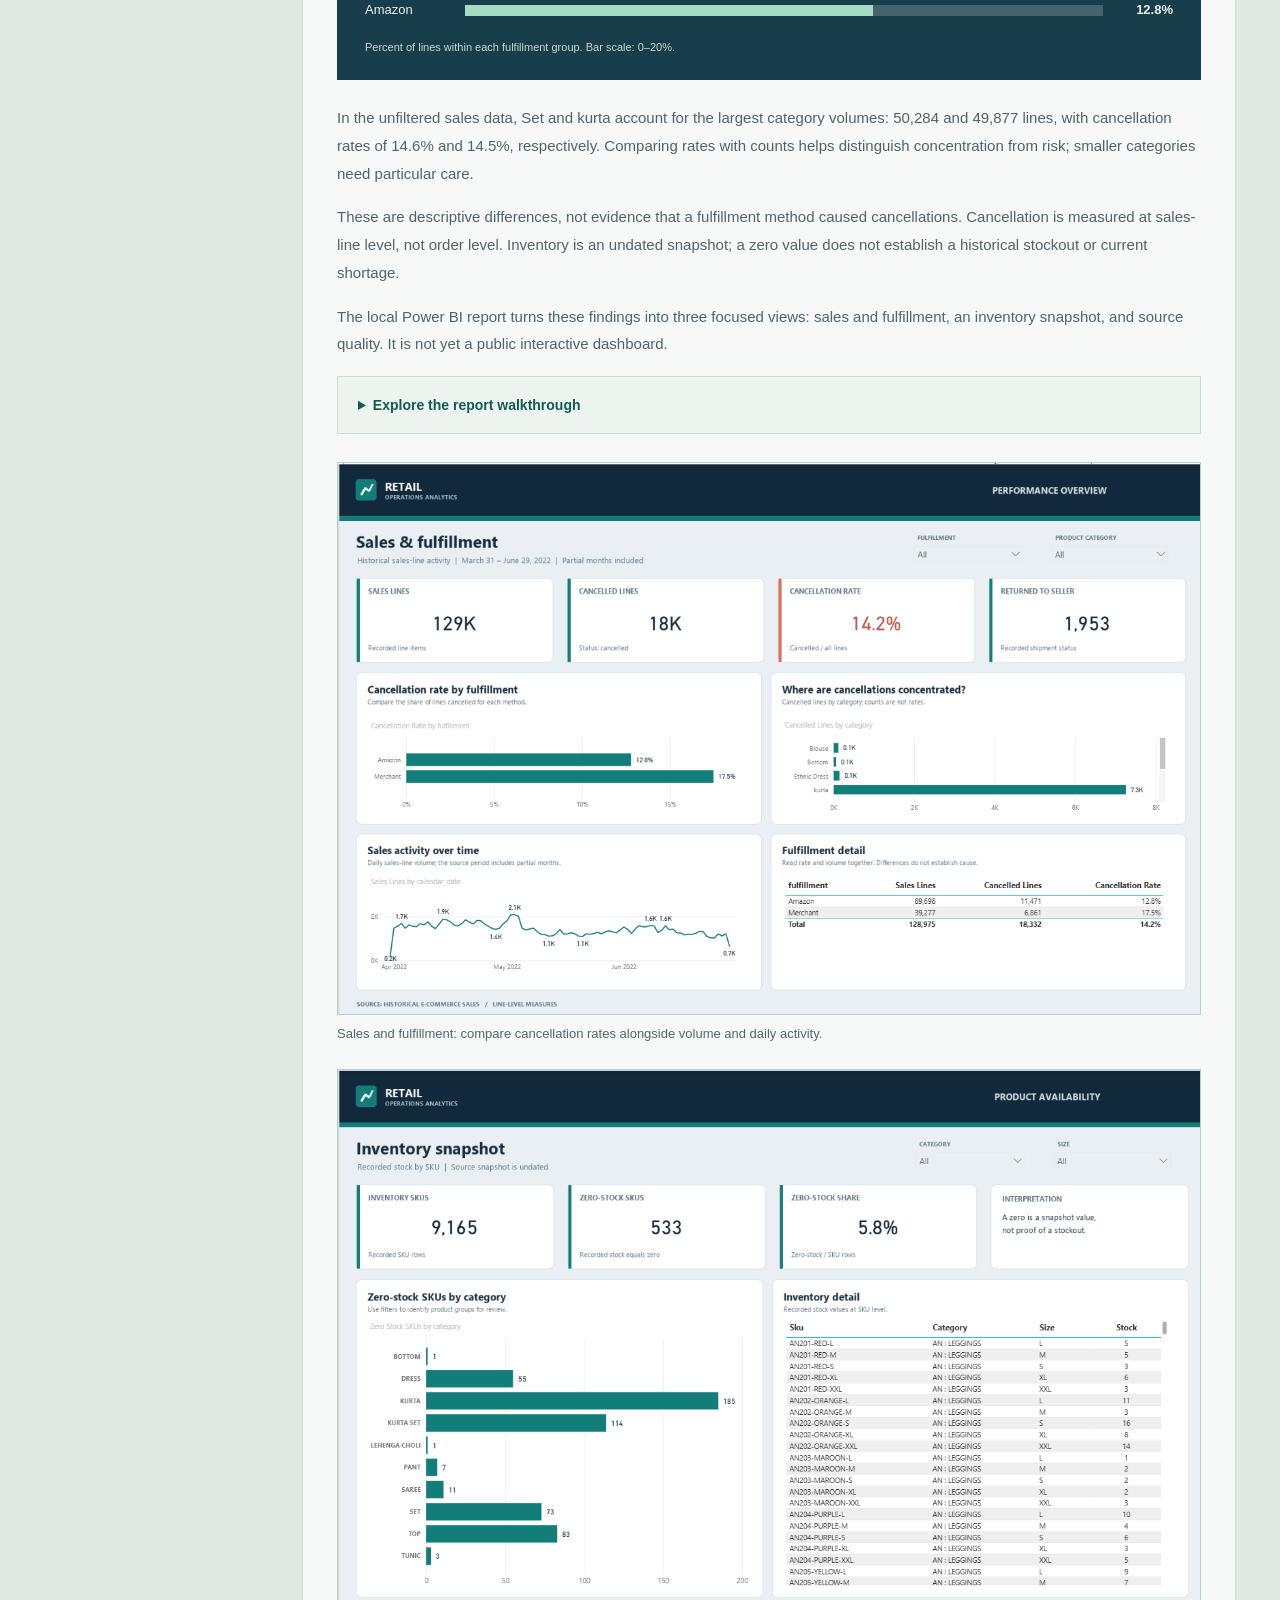
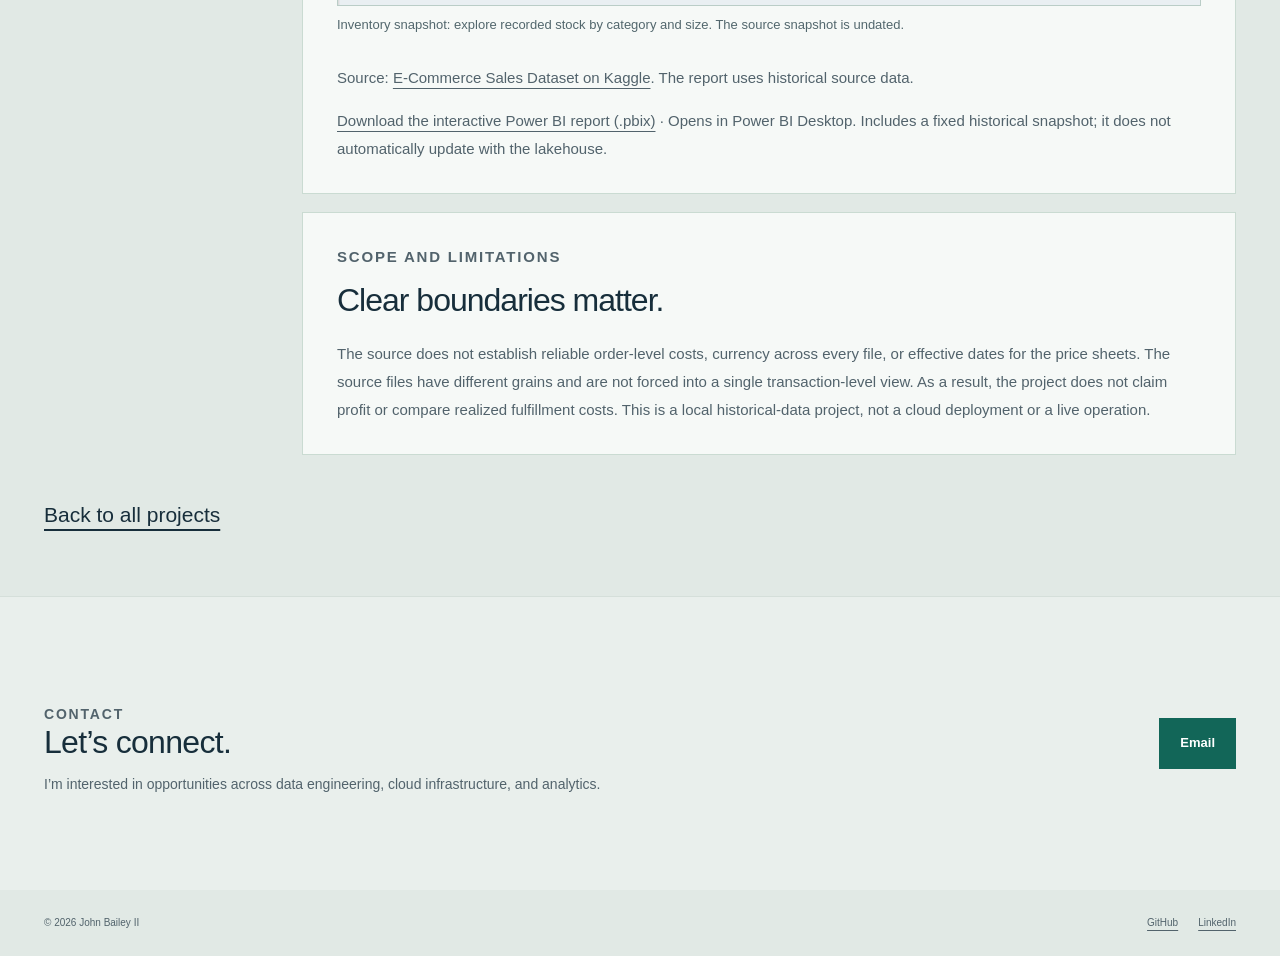
<file: case-studies/retail-lakehouse.html>
<!doctype html><html lang="en"><head><meta charset="utf-8"><meta name="viewport" content="width=device-width,initial-scale=1"><meta name="description" content="A local retail lakehouse built with Python, Parquet, DuckDB, dbt and Power BI."><title>Retail Lakehouse | John Bailey II</title><link rel="stylesheet" href="../assets/css/portfolio-preview.css"><link rel="stylesheet" href="../assets/css/pages.css"><link rel="stylesheet" href="../assets/css/interior-refresh.css"><link rel="stylesheet" href="../assets/css/case-study-shared.css?v=mobile-panels-1"><link rel="stylesheet" href="../assets/css/case-stack.css"></head><body class="weather-page retail-case"><a class="skip" href="#main">Skip to content</a><header class="wrap site-header"><a class="identity" href="../index.html"><span class="monogram" aria-hidden="true">JB<span>II</span></span><span>JOHN BAILEY II</span></a><button class="menu-toggle" aria-expanded="false" aria-controls="main-nav" hidden>Menu</button><nav id="main-nav" aria-label="Main navigation"><a href="../index.html">Home</a><a href="../projects.html" aria-current="page">Projects</a><a href="../about.html">About</a><a href="../index.html#experience">Experience</a><a href="../index.html#contact">Contact</a></nav></header><main id="main"><section class="interior-hero"><div class="wrap"><p class="breadcrumb"><a href="../projects.html">Projects</a> / Retail Lakehouse</p><p class="eyebrow">DATA ENGINEERING / ANALYTICS ENGINEERING</p><h1>Retail Lakehouse</h1><p class="lede">A local data pipeline that turns seven e-commerce source files into validated datasets and business reporting.</p><span class="status">Local implementation / Historical dataset</span><div class="case-hero-actions"><a href="#findings">Explore the findings</a><a href="#engineering">See how it works</a></div><div class="case-hero-proof"><div><strong>7</strong><span>source files reconciled</span></div><div><strong>128,975</strong><span>sales lines processed</span></div><div><strong>24</strong><span>dbt tests passed</span></div></div><p class="case-hero-caption">Verified local build · Historical source data</p><a class="retail-hero-visual" href="#findings" aria-label="View the retail report and findings"><span class="retail-hero-visual-label">FROM SOURCE DATA TO BUSINESS INSIGHT</span><img src="../images/projects/retail-sales-report.png" alt="Sales and fulfillment report showing cancellation rates, daily trends, and fulfillment detail"><span class="retail-hero-visual-caption">Power BI · Sales and fulfillment</span></a></div></section><div class="wrap"><dl class="case-meta"><div><dt>BUSINESS CONTEXT</dt><dd>Retail operations</dd></div><div><dt>DATA SOURCE</dt><dd>E-commerce CSV files</dd></div><div><dt>CORE STACK</dt><dd>Python / DuckDB / dbt</dd></div><div><dt>DELIVERY</dt><dd>Parquet / Power BI</dd></div></dl><section class="case-tech-stack" aria-label="Technologies used"><span class="case-tech-stack-heading">TOOLS IN THIS PROJECT</span><ul><li><img src="../images/projects/python.svg" alt="" width="25" height="25"><span>Python</span></li><li><img src="../images/projects/apacheparquet.svg" alt="" width="25" height="25"><span>Parquet</span></li><li><img src="../images/projects/duckdb.svg" alt="" width="25" height="25"><span>DuckDB</span></li><li><img src="../images/projects/dbt.svg" alt="" width="25" height="25"><span>dbt</span></li><li><img src="../images/projects/power-bi-logo.svg" alt="" width="25" height="25"><span>Power BI</span></li></ul></section><figure class="case-cover"><a href="../images/projects/retail-lakehouse.svg"><img src="../images/projects/retail-lakehouse.svg" alt="Seven source files flow through Python, raw Parquet, DuckDB and dbt to Power BI"></a><figcaption>Local pipeline architecture. Select to view full size.</figcaption></figure><div class="case-layout"><nav class="case-nav" aria-label="Case study sections"><a href="#question">The question</a><a href="#engineering">Engineering</a><a href="#quality">Data quality</a><a href="#findings">Findings</a><a href="#scope">Scope</a></nav><div class="case-body"><section id="question"><p class="eyebrow">THE QUESTION</p><h2>Where should a retail team investigate?</h2><p>Seven files contain sales, stock, price and expense information at different grains. The project separates them into queryable datasets and examines cancellation patterns and an undated inventory snapshot.</p></section><section id="engineering"><p class="eyebrow">ENGINEERING</p><h2>Keep source meaning intact.</h2><p>Seven source files contain sales, inventory, pricing, and expense data at different levels of detail. Python inventories each file and preserves its original fields in raw Parquet, creating a traceable starting point for the pipeline.</p><p>DuckDB provides a local analytical database for querying and combining the data. dbt organizes the SQL transformations and tests into a repeatable workflow, applying rules suited to each source and producing datasets for analysis and Power BI.</p><p>Persistent registries assign product and source-row identifiers to support traceability; source-row identifiers refer to a particular file snapshot. The pipeline keeps the sources at their appropriate levels of detail rather than forcing unrelated records into a single transaction view.</p><details class="case-detail"><summary>Explore the implementation</summary><p><a href="../projects/ecommerce-domain/lakehouse/README.md">Lakehouse setup and verification</a> · <a href="../projects/ecommerce-domain/lakehouse/DATA_MODEL.md">Data model and mappings</a></p></details></section><section id="quality"><p class="eyebrow">DATA QUALITY</p><h2>Reconcile before reporting.</h2><p>Every source row is accounted for in the quality summary, so readers can see what was accepted, rejected, or retained as source data.</p><p>For inventory, the pipeline accepted <strong>9,165 rows</strong> and excluded <strong>106</strong> with missing or duplicated SKUs from the accepted model. For international sales, it accepted <strong>18,635 transaction-like rows</strong> and excluded <strong>18,797 rows</strong> that did not meet date or required-measure checks. The source includes apparent summary or non-record rows, so those exclusions should not all be interpreted as failed transactions.</p><p>The verified local build also passed <strong>24 automated data checks</strong> using dbt. These checks include confirming that required identifiers are present and that specified identifiers are unique, helping catch issues before the data reaches reporting.</p></section><section id="findings"><p class="eyebrow">BUSINESS ANALYSIS</p><h2>Sales and inventory, in context.</h2><div class="weather-summary"><div><strong>14.2%</strong><span>sales lines marked cancelled</span></div><div><strong>533</strong><span>inventory observations with zero stock</span></div><div><strong>5.8%</strong><span>of accepted inventory SKUs</span></div></div><div class="retail-comparison" aria-label="Cancellation rates by fulfillment"><div class="retail-comparison-head"><div><span>FULFILLMENT COMPARISON</span><strong>Share of sales lines marked cancelled</strong></div><small>Historical source snapshot</small></div><div class="retail-bar-row"><span>Merchant</span><div class="retail-track"><i style="width:87.5%"></i></div><strong>17.5%</strong></div><div class="retail-bar-row"><span>Amazon</span><div class="retail-track"><i style="width:64%"></i></div><strong>12.8%</strong></div><p>Percent of lines within each fulfillment group. Bar scale: 0–20%.</p></div><p>In the unfiltered sales data, Set and kurta account for the largest category volumes: 50,284 and 49,877 lines, with cancellation rates of 14.6% and 14.5%, respectively. Comparing rates with counts helps distinguish concentration from risk; smaller categories need particular care.</p><p>These are descriptive differences, not evidence that a fulfillment method caused cancellations. Cancellation is measured at sales-line level, not order level. Inventory is an undated snapshot; a zero value does not establish a historical stockout or current shortage.</p><p>The local Power BI report turns these findings into three focused views: sales and fulfillment, an inventory snapshot, and source quality. It is not yet a public interactive dashboard.</p><details class="case-detail"><summary>Explore the report walkthrough</summary><p><strong>1. Sales and fulfillment:</strong> Start with cancellation rates, compare fulfillment rates with their underlying line counts, and review cancellation counts by category. Filters let users investigate particular groups.</p><p><strong>2. Inventory:</strong> Explore recorded zero-stock observations by category and size, while recognizing that the snapshot has no date.</p><p><strong>3. Data quality:</strong> Review source-level accepted, rejected and unreconciled rows before interpreting results.</p></details><div class="retail-report-gallery"><figure><a href="../images/projects/retail-sales-report.png"><img src="../images/projects/retail-sales-report.png" alt="Power BI sales and fulfillment report with line counts, cancellation rates, trend, and fulfillment comparison" loading="lazy"></a><figcaption>Sales and fulfillment: compare cancellation rates alongside volume and daily activity.</figcaption></figure><figure><a href="../images/projects/retail-inventory-report.png"><img src="../images/projects/retail-inventory-report.png" alt="Power BI inventory snapshot showing stock measures, categories, and product details" loading="lazy"></a><figcaption>Inventory snapshot: explore recorded stock by category and size. The source snapshot is undated.</figcaption></figure></div><p>Source: <a href="https://www.kaggle.com/datasets/thedevastator/unlock-profits-with-e-commerce-sales-data">E-Commerce Sales Dataset on Kaggle</a>. The report uses historical source data.</p><p><a href="../assets/downloads/retail-lakehouse-report.pbix" download>Download the interactive Power BI report (.pbix)</a> · Opens in Power BI Desktop. Includes a fixed historical snapshot; it does not automatically update with the lakehouse.</p></section><section id="scope"><p class="eyebrow">SCOPE AND LIMITATIONS</p><h2>Clear boundaries matter.</h2><p>The source does not establish reliable order-level costs, currency across every file, or effective dates for the price sheets. The source files have different grains and are not forced into a single transaction-level view. As a result, the project does not claim profit or compare realized fulfillment costs. This is a local historical-data project, not a cloud deployment or a live operation.</p></section></div></div><div class="next-project"><a href="../projects.html">Back to all projects</a></div></div></main><section class="site-contact"><div class="wrap"><div><p class="eyebrow">CONTACT</p><h2>Let’s connect.</h2><p>I’m interested in opportunities across data engineering, cloud infrastructure, and analytics.</p></div><a class="button" href="mailto:jbaileyanalytics@gmail.com">Email</a></div></section><footer class="wrap site-footer"><span>© 2026 John Bailey II</span><div><a href="https://github.com/jbaileyanalytics">GitHub</a><a href="https://www.linkedin.com/in/john-bailey-ii-8b7713126/">LinkedIn</a></div></footer><script>const toggle=document.querySelector('.menu-toggle'),nav=document.querySelector('#main-nav');toggle.hidden=false;toggle.addEventListener('click',()=>{const open=toggle.getAttribute('aria-expanded')!=='true';toggle.setAttribute('aria-expanded',String(open));nav.classList.toggle('is-open',open)});nav.addEventListener('click',e=>{if(e.target.closest('a')){toggle.setAttribute('aria-expanded','false');nav.classList.remove('is-open')}});</script></body></html>
</file>
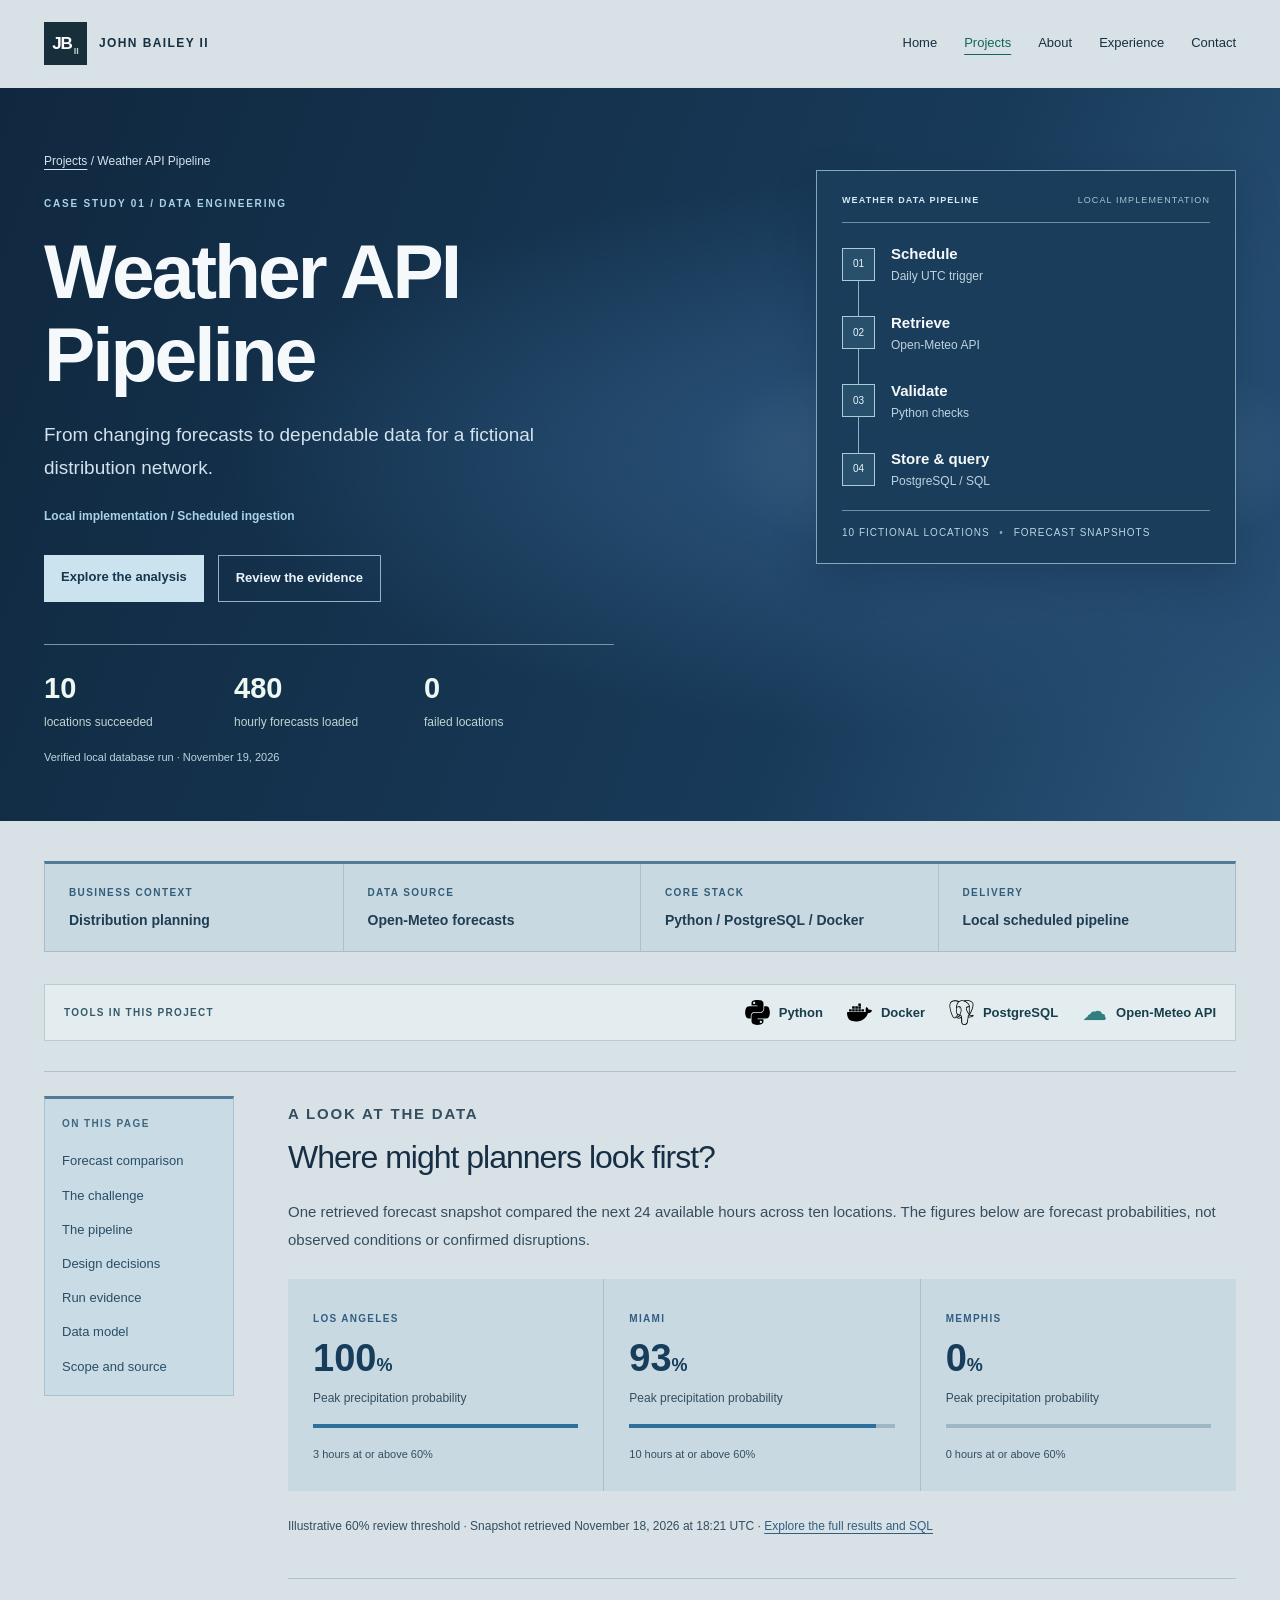
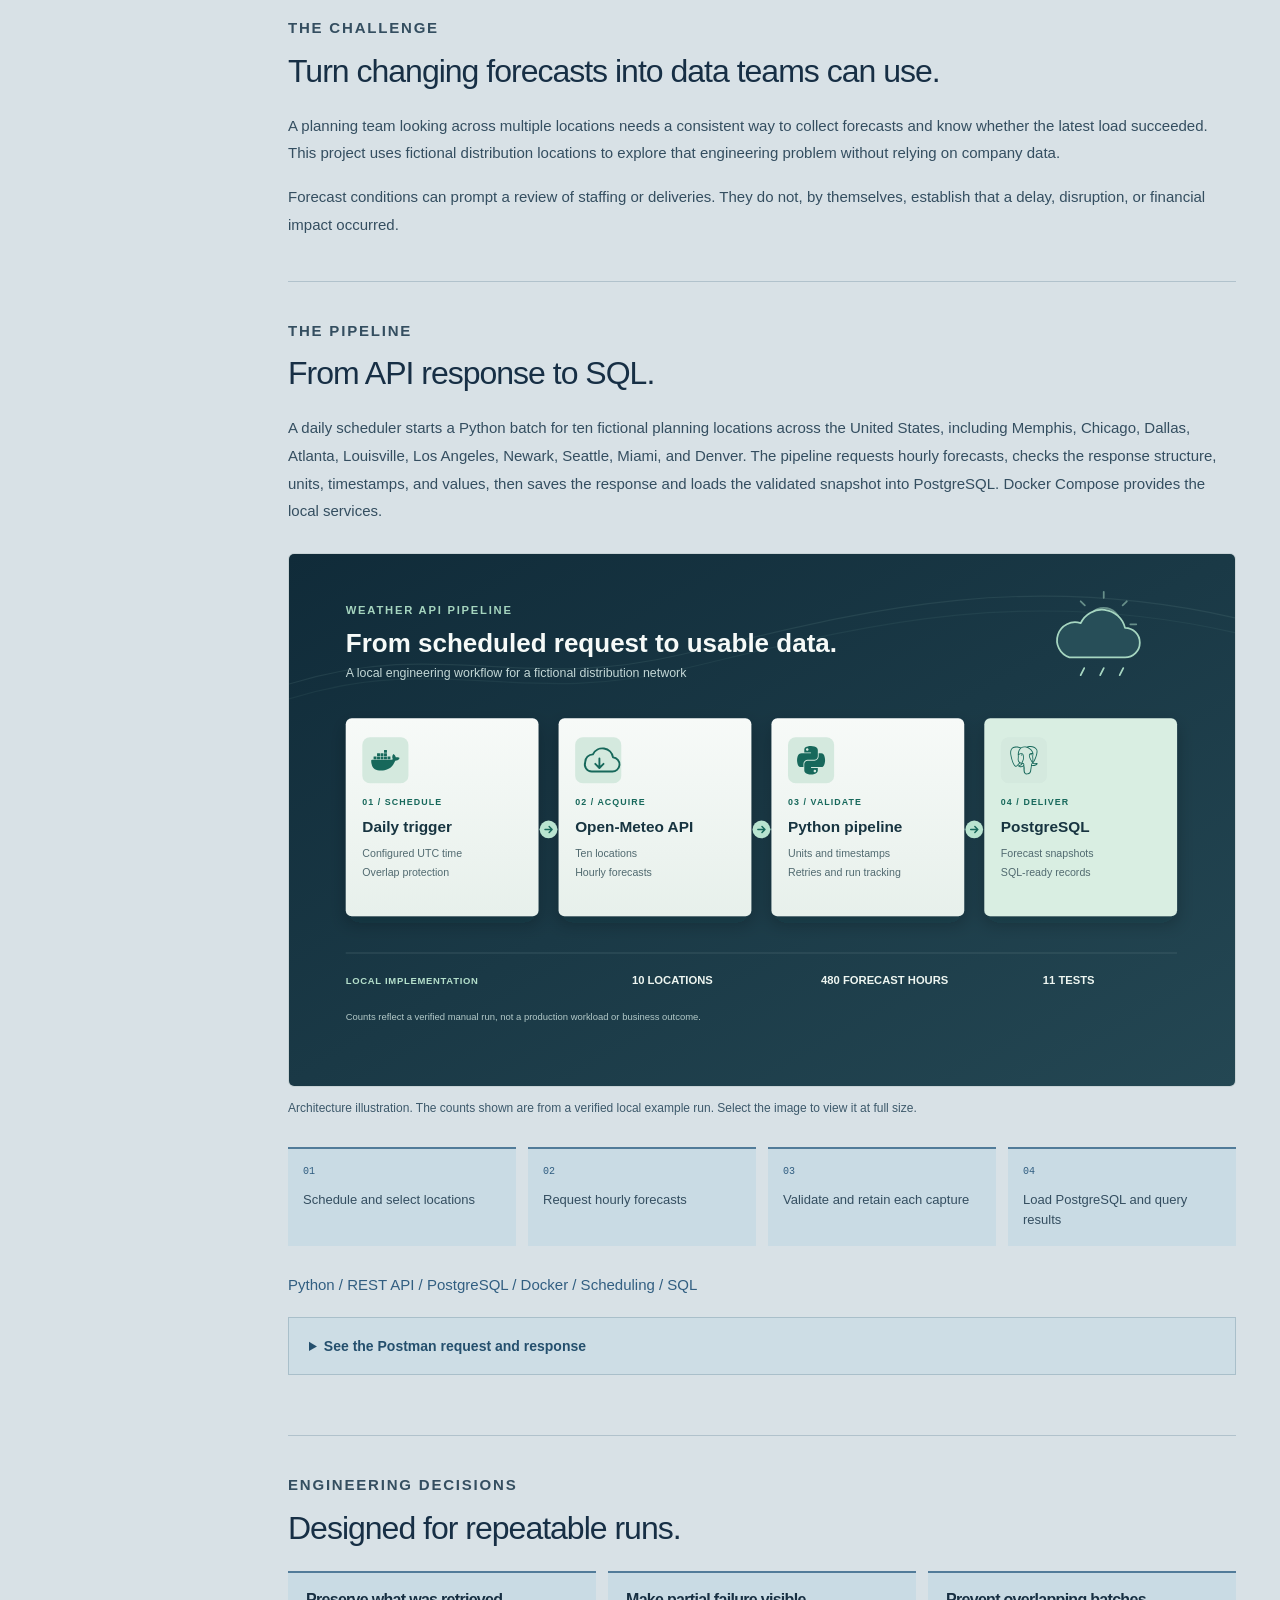
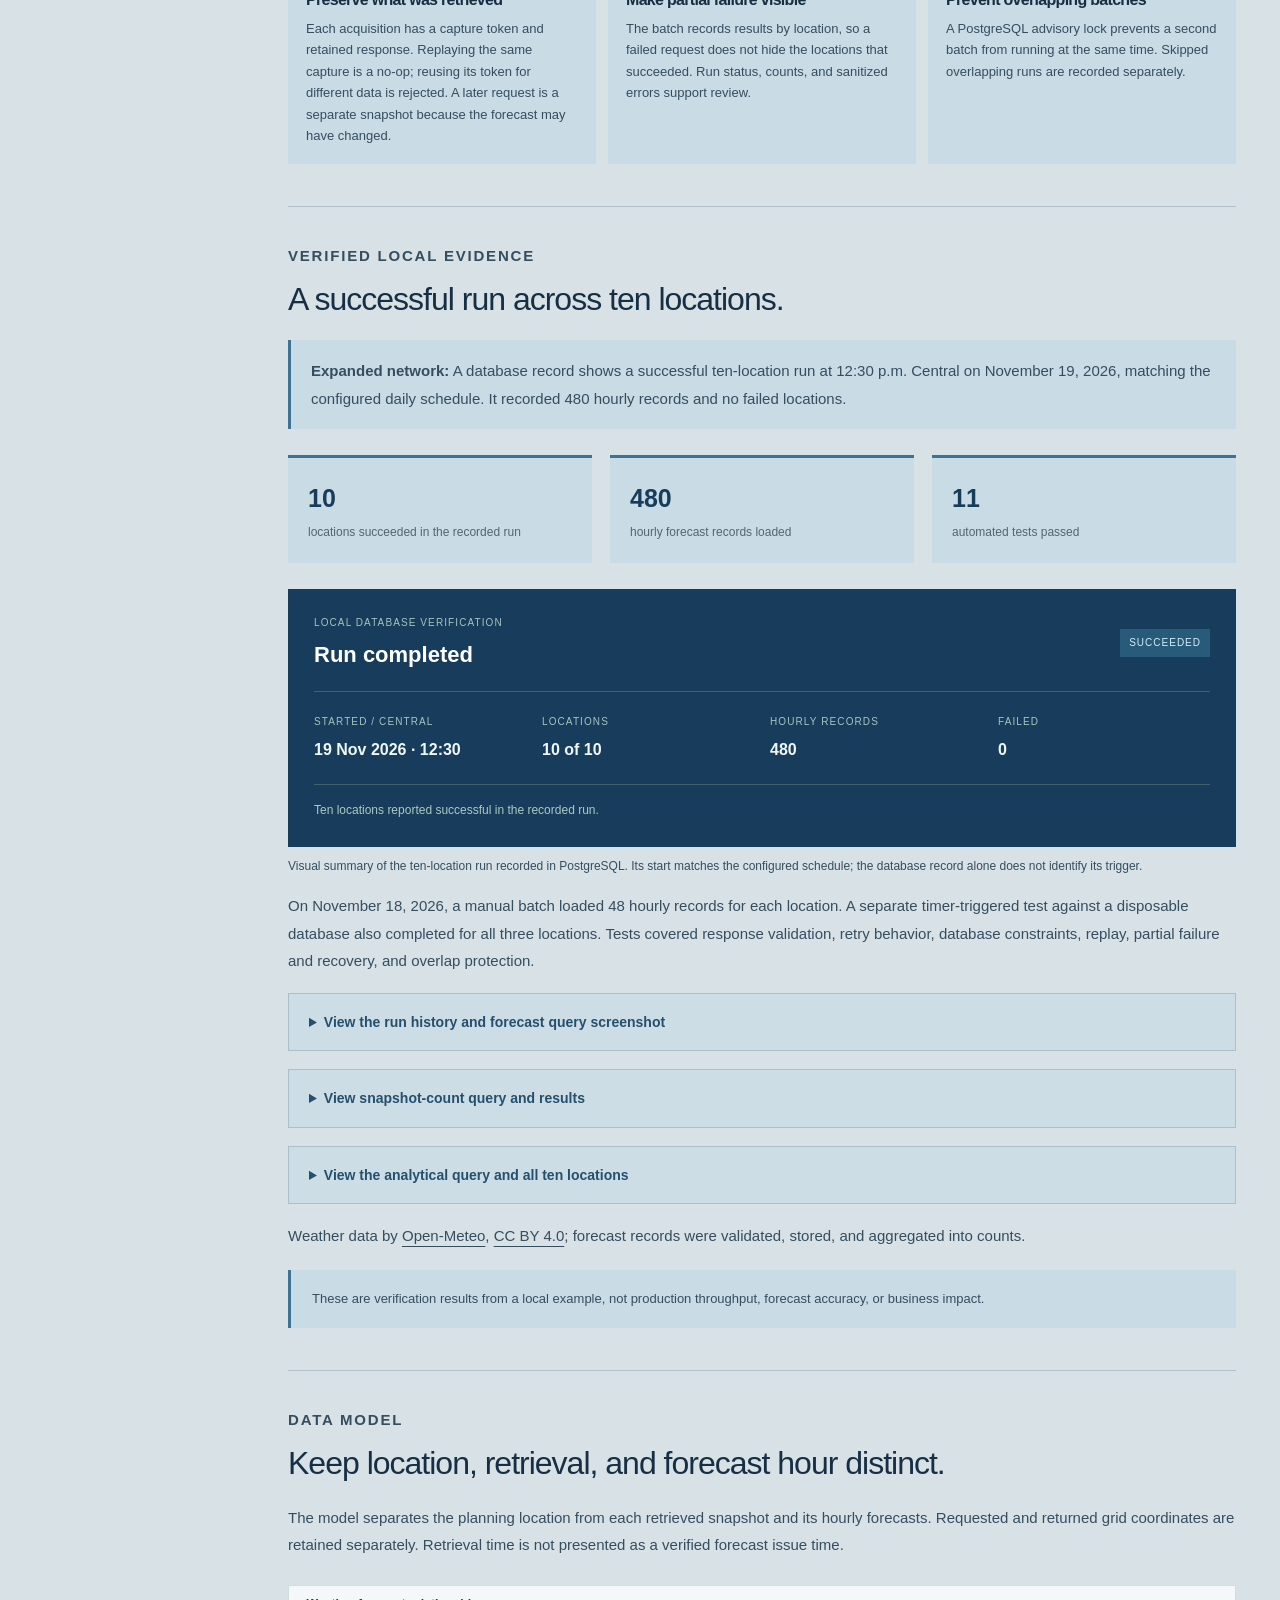
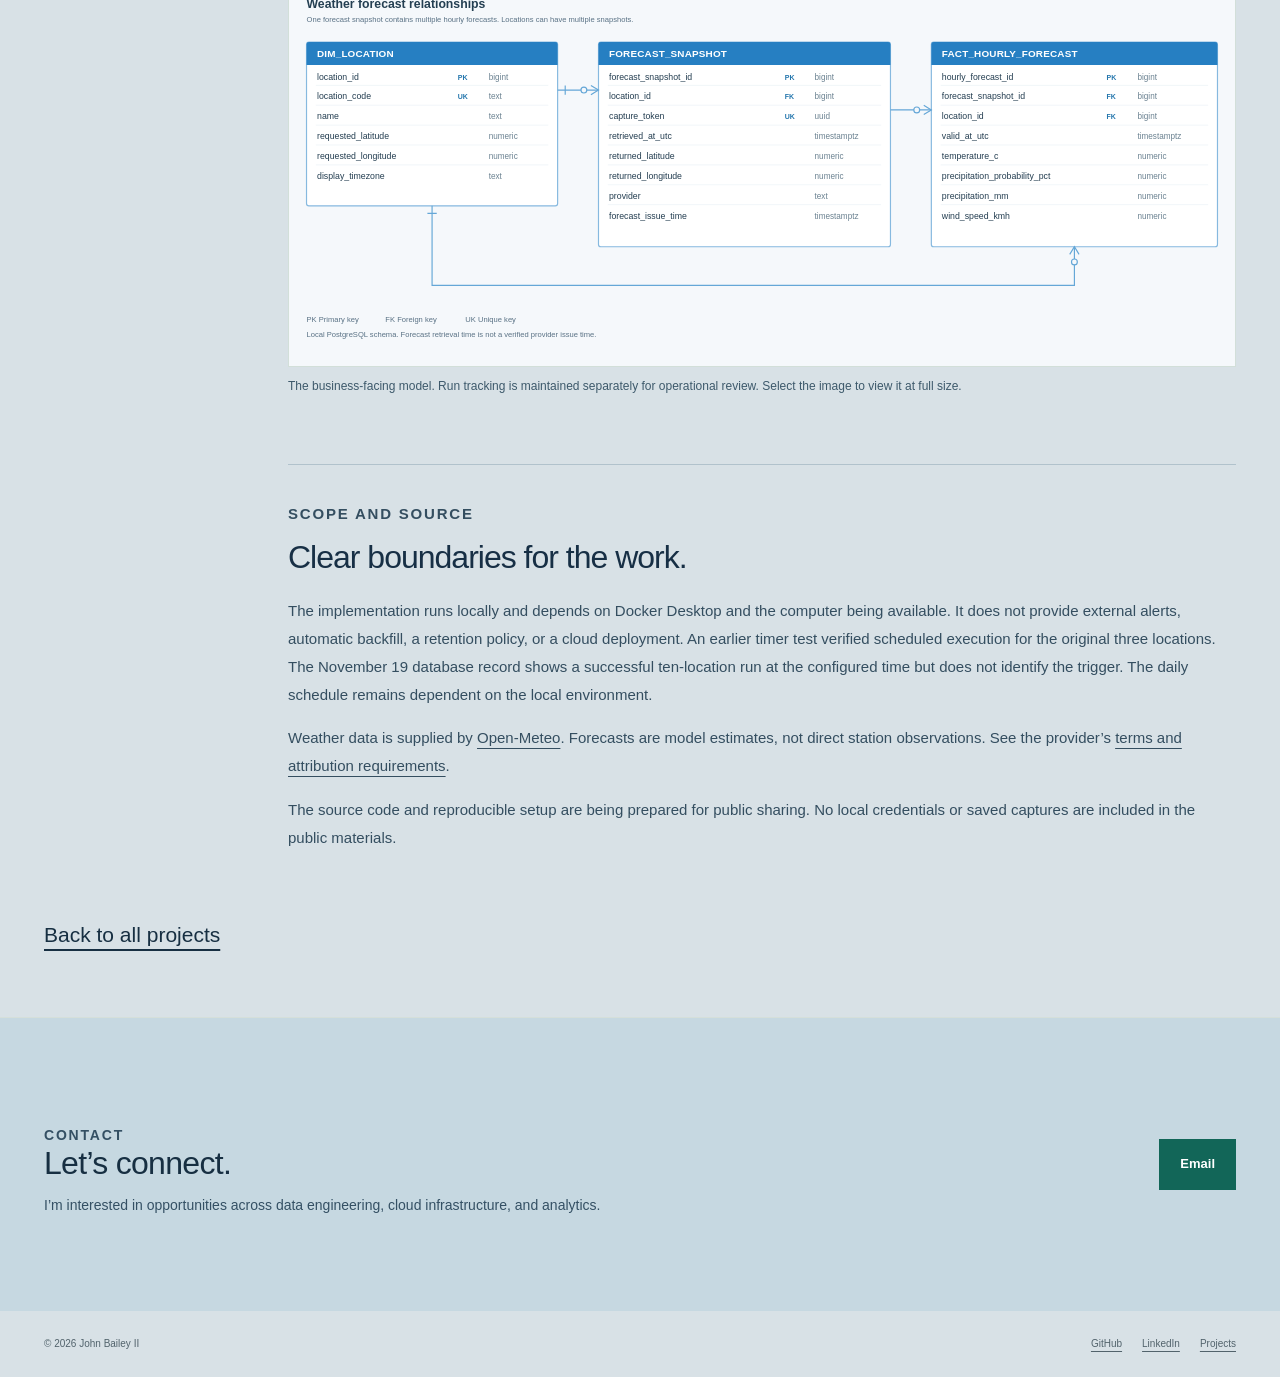
<file: case-studies/weather-api-pipeline.html>
<!doctype html>
<html lang="en">
<head>
  <meta charset="utf-8">
  <meta name="viewport" content="width=device-width, initial-scale=1">
  <meta name="description" content="A scheduled weather API pipeline built with Python, PostgreSQL, and Docker, with validation and operational run tracking.">
  <title>Weather API Pipeline — Alternate Concept | John Bailey II</title>
  <link rel="stylesheet" href="../assets/css/portfolio-preview.css">
  <link rel="stylesheet" href="../assets/css/pages.css">
  <link rel="stylesheet" href="../assets/css/interior-refresh.css">
  <link rel="stylesheet" href="../assets/css/case-study-shared.css">
  <link rel="stylesheet" href="../assets/css/weather-case-atmosphere.css">
</head>
<body class="weather-page weather-atmosphere">
<a class="skip" href="#main">Skip to content</a>
<header class="wrap site-header">
  <a class="identity" href="../index.html" aria-label="John Bailey II, homepage"><span class="monogram" aria-hidden="true">JB<span>II</span></span><span>JOHN BAILEY II</span></a>
  <button class="menu-toggle" aria-expanded="false" aria-controls="main-nav" hidden>Menu</button>
  <nav id="main-nav" aria-label="Main navigation"><a href="../index.html">Home</a><a href="../projects.html" aria-current="page">Projects</a><a href="../about.html">About</a><a href="../index.html#experience">Experience</a><a href="../index.html#contact">Contact</a></nav>
</header>
<main id="main">
  <section class="interior-hero"><div class="wrap"><div class="hero-flow" aria-label="Pipeline overview: schedule, retrieve forecasts, validate and store"><div class="hero-flow-head"><span>WEATHER DATA PIPELINE</span><span>LOCAL IMPLEMENTATION</span></div><div class="hero-flow-steps"><div><span class="flow-num">01</span><div><strong>Schedule</strong><small>Daily UTC trigger</small></div></div><div><span class="flow-num">02</span><div><strong>Retrieve</strong><small>Open-Meteo API</small></div></div><div><span class="flow-num">03</span><div><strong>Validate</strong><small>Python checks</small></div></div><div><span class="flow-num">04</span><div><strong>Store &amp; query</strong><small>PostgreSQL / SQL</small></div></div></div><div class="hero-flow-foot">10 FICTIONAL LOCATIONS <span>•</span> FORECAST SNAPSHOTS</div></div>
    <p class="breadcrumb"><a href="../projects.html">Projects</a> / Weather API Pipeline</p>
    <p class="eyebrow">CASE STUDY 01 / DATA ENGINEERING</p>
    <h1>Weather API Pipeline</h1>
    <p class="lede">From changing forecasts to dependable data for a fictional distribution network.</p>
    <span class="status">Local implementation / Scheduled ingestion</span><div class="case-hero-actions"><a href="#outlook">Explore the analysis</a><a href="#evidence">Review the evidence</a></div><div class="case-hero-proof"><div><strong>10</strong><span>locations succeeded</span></div><div><strong>480</strong><span>hourly forecasts loaded</span></div><div><strong>0</strong><span>failed locations</span></div></div><p class="case-hero-caption">Verified local database run · November 19, 2026</p>
  </div></section>
  <div class="wrap">
    <dl class="case-meta"><div><dt>BUSINESS CONTEXT</dt><dd>Distribution planning</dd></div><div><dt>DATA SOURCE</dt><dd>Open-Meteo forecasts</dd></div><div><dt>CORE STACK</dt><dd>Python / PostgreSQL / Docker</dd></div><div><dt>DELIVERY</dt><dd>Local scheduled pipeline</dd></div></dl>
    <section class="weather-stack" aria-label="Technologies used"><span class="weather-stack-heading">TOOLS IN THIS PROJECT</span><ul><li><img src="../images/projects/python.svg" alt="" width="25" height="25"><span>Python</span></li><li><img src="../images/projects/docker.svg" alt="" width="25" height="25"><span>Docker</span></li><li><img src="../images/projects/postgresql.svg" alt="" width="25" height="25"><span>PostgreSQL</span></li><li><span class="weather-stack-api" aria-hidden="true">☁</span><span>Open-Meteo API</span></li></ul></section>
    <div class="case-layout">
      <nav class="case-nav" aria-label="Case study sections"><span class="case-nav-label">ON THIS PAGE</span><a href="#outlook">Forecast comparison</a><a href="#problem">The challenge</a><a href="#solution">The pipeline</a><a href="#decisions">Design decisions</a><a href="#evidence">Run evidence</a><a href="#model">Data model</a><a href="#limits">Scope and source</a></nav>
      <div class="case-body">
        <section id="outlook" class="outlook-feature"><p class="eyebrow">A LOOK AT THE DATA</p><h2>Where might planners look first?</h2><p>One retrieved forecast snapshot compared the next 24 available hours across ten locations. The figures below are forecast probabilities, not observed conditions or confirmed disruptions.</p><div class="outlook-cards"><article><span>LOS ANGELES</span><strong>100<small>%</small></strong><p>Peak precipitation probability</p><div class="outlook-track"><i style="width:100%"></i></div><small>3 hours at or above 60%</small></article><article><span>MIAMI</span><strong>93<small>%</small></strong><p>Peak precipitation probability</p><div class="outlook-track"><i style="width:93%"></i></div><small>10 hours at or above 60%</small></article><article><span>MEMPHIS</span><strong>0<small>%</small></strong><p>Peak precipitation probability</p><div class="outlook-track"><i style="width:0%"></i></div><small>0 hours at or above 60%</small></article></div><p class="outlook-footnote">Illustrative 60% review threshold · Snapshot retrieved November 18, 2026 at 18:21 UTC · <a href="#analysis-detail">Explore the full results and SQL</a></p></section><section id="problem"><p class="eyebrow">THE CHALLENGE</p><h2>Turn changing forecasts into data teams can use.</h2><p>A planning team looking across multiple locations needs a consistent way to collect forecasts and know whether the latest load succeeded. This project uses fictional distribution locations to explore that engineering problem without relying on company data.</p><p>Forecast conditions can prompt a review of staffing or deliveries. They do not, by themselves, establish that a delay, disruption, or financial impact occurred.</p></section>
        <section id="solution"><p class="eyebrow">THE PIPELINE</p><h2>From API response to SQL.</h2><p>A daily scheduler starts a Python batch for ten fictional planning locations across the United States, including Memphis, Chicago, Dallas, Atlanta, Louisville, Los Angeles, Newark, Seattle, Miami, and Denver. The pipeline requests hourly forecasts, checks the response structure, units, timestamps, and values, then saves the response and loads the validated snapshot into PostgreSQL. Docker Compose provides the local services.</p>    <figure class="case-cover"><a href="../images/projects/weather-pipeline.svg" aria-label="Open the weather pipeline architecture at full size"><img src="../images/projects/weather-pipeline.svg" alt="Pipeline flow from a daily schedule through the weather API and validation to PostgreSQL"></a><figcaption>Architecture illustration. The counts shown are from a verified local example run. Select the image to view it at full size.</figcaption></figure>
<ol class="workflow"><li>Schedule and select locations</li><li>Request hourly forecasts</li><li>Validate and retain each capture</li><li>Load PostgreSQL and query results</li></ol><p class="tech">Python / REST API / PostgreSQL / Docker / Scheduling / SQL</p><details class="case-detail"><summary>See the Postman request and response</summary><h3>Inspect the API response</h3><p>Using Postman in VS Code, I sent a Memphis forecast request and inspected the successful response, including returned coordinates, units, and hourly arrays. This manual request used a one-day forecast; the automated pipeline requests two days.</p><figure class="weather-figure"><a href="../images/projects/weather-postman-request.png" aria-label="Open the Postman API request screenshot at full size"><img src="../images/projects/weather-postman-request.png" alt="Postman in VS Code showing a Memphis Open-Meteo GET request and a 200 OK JSON response" loading="lazy"></a><figcaption>Manual API inspection in Postman. Select the screenshot to see the request and response at full size. This is separate from the scheduled pipeline run.</figcaption></figure></details></section>
        <section id="decisions"><p class="eyebrow">ENGINEERING DECISIONS</p><h2>Designed for repeatable runs.</h2><div class="decision-cards"><article><h3>Preserve what was retrieved</h3><p>Each acquisition has a capture token and retained response. Replaying the same capture is a no-op; reusing its token for different data is rejected. A later request is a separate snapshot because the forecast may have changed.</p></article><article><h3>Make partial failure visible</h3><p>The batch records results by location, so a failed request does not hide the locations that succeeded. Run status, counts, and sanitized errors support review.</p></article><article><h3>Prevent overlapping batches</h3><p>A PostgreSQL advisory lock prevents a second batch from running at the same time. Skipped overlapping runs are recorded separately.</p></article></div></section>
        <section id="evidence"><p class="eyebrow">VERIFIED LOCAL EVIDENCE</p><h2>A successful run across ten locations.</h2><div class="weather-note"><p><strong>Expanded network:</strong> A database record shows a successful ten-location run at 12:30 p.m. Central on November 19, 2026, matching the configured daily schedule. It recorded 480 hourly records and no failed locations.</p></div><div class="weather-summary"><div><strong>10</strong><span>locations succeeded in the recorded run</span></div><div><strong>480</strong><span>hourly forecast records loaded</span></div><div><strong>11</strong><span>automated tests passed</span></div></div><div class="run-proof" aria-label="Database run verification results"><div class="run-proof-header"><div><span>LOCAL DATABASE VERIFICATION</span><strong>Run completed</strong></div><span class="run-status">SUCCEEDED</span></div><div class="run-proof-grid"><div><small>STARTED / CENTRAL</small><b>19 Nov 2026 · 12:30</b></div><div><small>LOCATIONS</small><b>10 of 10</b></div><div><small>HOURLY RECORDS</small><b>480</b></div><div><small>FAILED</small><b>0</b></div></div><div class="run-proof-locations"><span>Ten locations reported successful in the recorded run.</span></div></div><p class="proof-caption">Visual summary of the ten-location run recorded in PostgreSQL. Its start matches the configured schedule; the database record alone does not identify its trigger.</p><p>On November 18, 2026, a manual batch loaded 48 hourly records for each location. A separate timer-triggered test against a disposable database also completed for all three locations. Tests covered response validation, retry behavior, database constraints, replay, partial failure and recovery, and overlap protection.</p><details class="case-detail"><summary>View the run history and forecast query screenshot</summary><p>The terminal screenshot shows the November 19 run history and a sample of 20 Denver forecast rows queried from PostgreSQL. The 12:30 p.m. Central start matches the configured schedule; the database output does not establish the trigger on its own.</p><figure class="weather-figure"><a href="../images/projects/weather-scheduled-run.png" aria-label="Open the terminal evidence at full size"><img src="../images/projects/weather-scheduled-run.png" alt="Terminal showing a successful ten-location weather pipeline run and sample Denver forecast records" loading="lazy"></a><figcaption>Local PostgreSQL run history and forecast query results. Select the screenshot to view it at full size.</figcaption></figure></details><details class="case-detail"><summary>View snapshot-count query and results</summary><h3>Query the latest snapshots</h3><p>This query counts the records in each location’s latest retrieved snapshot. The result below shows all ten locations from the expanded manual run. It does not filter to future hours.</p><pre class="weather-code"><code>SELECT location_code, COUNT(*) AS forecast_hours
FROM latest_location_forecast
GROUP BY location_code
ORDER BY location_code;</code></pre><table class="weather-results"><caption>Verified local snapshot counts, November 18, 2026</caption><thead><tr><th scope="col">Location</th><th scope="col">Forecast hours</th></tr></thead><tbody><tr><td>ATL</td><td>48</td></tr><tr><td>CHI</td><td>48</td></tr><tr><td>DEN</td><td>48</td></tr><tr><td>DFW</td><td>48</td></tr><tr><td>EWR</td><td>48</td></tr><tr><td>LAX</td><td>48</td></tr><tr><td>MEM</td><td>48</td></tr><tr><td>MIA</td><td>48</td></tr><tr><td>SDF</td><td>48</td></tr><tr><td>SEA</td><td>48</td></tr></tbody></table></details><details class="case-detail" id="analysis-detail"><summary>View the analytical query and all ten locations</summary><h3>Compare the next 24 forecast hours</h3><p>For each location, this query selects the next 24 forecast hours in its most recently retrieved snapshot, calculates temperature and weather indicators, and ranks the locations by peak rain probability. Average Fahrenheit is calculated from the unrounded Celsius average, then each is rounded to one decimal. The 60% threshold is an illustrative planning prompt, not a confirmed disruption or an operational alert.</p><pre class="weather-code"><code>-- Compare the next 24 forecast hours from each location's latest snapshot.
-- Thresholds are illustrative planning prompts, not operational alerts.
WITH next_24_hours AS (
    SELECT location_code, name, retrieved_at_utc, valid_at_utc,
           temperature_c, precipitation_probability_pct, wind_speed_kmh,
           ROW_NUMBER() OVER (PARTITION BY location_code ORDER BY valid_at_utc) AS hour_number
    FROM latest_location_forecast
    WHERE valid_at_utc &gt;= retrieved_at_utc
), location_outlook AS (
    SELECT location_code, name, MAX(retrieved_at_utc) AS retrieved_at_utc,
           COUNT(*) AS forecast_hours,
           ROUND(AVG(temperature_c)::numeric, 1) AS avg_temp_c,
           ROUND((AVG(temperature_c)::numeric * 9 / 5) + 32, 1) AS avg_temp_f,
           MAX(precipitation_probability_pct) AS peak_rain_chance_pct,
           ROUND(MAX(wind_speed_kmh)::numeric, 1) AS peak_wind_kmh,
           COUNT(*) FILTER (WHERE precipitation_probability_pct &gt;= 60) AS hours_rain_chance_60_plus
    FROM next_24_hours
    WHERE hour_number &lt;= 24
    GROUP BY location_code, name
)
SELECT location_code, forecast_hours, avg_temp_c, avg_temp_f, peak_rain_chance_pct,
       peak_wind_kmh, hours_rain_chance_60_plus,
       DENSE_RANK() OVER (ORDER BY peak_rain_chance_pct DESC NULLS LAST) AS rain_chance_rank
FROM location_outlook
ORDER BY rain_chance_rank, location_code;</code></pre><div class="weather-table-scroll"><table class="weather-results"><caption>Actual query results from snapshots retrieved November 18, 2026, at 18:21 UTC</caption><thead><tr><th scope="col">Location</th><th scope="col">Hours</th><th scope="col">Avg. temp. °C</th><th scope="col">Avg. temp. °F</th><th scope="col">Peak rain chance</th><th scope="col">Peak wind km/h</th><th scope="col">Hours ≥ 60%</th><th scope="col">Rain rank</th></tr></thead><tbody><tr><td>LAX</td><td>24</td><td>16.1</td><td>60.9</td><td>100%</td><td>15.6</td><td>3</td><td>1</td></tr><tr><td>MIA</td><td>24</td><td>22.9</td><td>73.1</td><td>93%</td><td>32.4</td><td>10</td><td>2</td></tr><tr><td>SEA</td><td>24</td><td>7.4</td><td>45.3</td><td>35%</td><td>16.4</td><td>0</td><td>3</td></tr><tr><td>ATL</td><td>24</td><td>13.3</td><td>55.9</td><td>4%</td><td>18.8</td><td>0</td><td>4</td></tr><tr><td>CHI</td><td>24</td><td>9.1</td><td>48.4</td><td>1%</td><td>21.4</td><td>0</td><td>5</td></tr><tr><td>DFW</td><td>24</td><td>14.5</td><td>58.0</td><td>1%</td><td>9.8</td><td>0</td><td>5</td></tr><tr><td>DEN</td><td>24</td><td>5.1</td><td>41.3</td><td>0%</td><td>26.3</td><td>0</td><td>6</td></tr><tr><td>EWR</td><td>24</td><td>9.7</td><td>49.5</td><td>0%</td><td>10.9</td><td>0</td><td>6</td></tr><tr><td>MEM</td><td>24</td><td>13.6</td><td>56.5</td><td>0%</td><td>13.0</td><td>0</td><td>6</td></tr><tr><td>SDF</td><td>24</td><td>8.1</td><td>46.5</td><td>0%</td><td>7.1</td><td>0</td><td>6</td></tr></tbody></table></div><p>In this snapshot, Los Angeles and Miami had the highest peak rain probabilities, with three and ten hours respectively at or above the illustrative 60% threshold. The result is a point-in-time forecast comparison; it is not evidence of actual conditions or business impact. Results change with later snapshots.</p><p><a href="../projects/weather-api-pipeline/sql/distribution_weather_outlook.sql">View the complete SQL query</a></p></details><p>Weather data by <a href="https://open-meteo.com/">Open-Meteo</a>, <a href="https://creativecommons.org/licenses/by/4.0/">CC BY 4.0</a>; forecast records were validated, stored, and aggregated into counts.</p><p class="data-note">These are verification results from a local example, not production throughput, forecast accuracy, or business impact.</p></section>
        <section id="model"><p class="eyebrow">DATA MODEL</p><h2>Keep location, retrieval, and forecast hour distinct.</h2><p>The model separates the planning location from each retrieved snapshot and its hourly forecasts. Requested and returned grid coordinates are retained separately. Retrieval time is not presented as a verified forecast issue time.</p><figure class="weather-figure"><a href="../projects/weather-api-pipeline/docs/weather-data-model.svg" aria-label="Open the data model at full size"><img src="../projects/weather-api-pipeline/docs/weather-data-model.svg" alt="Entity relationship diagram showing location, forecast snapshot, and hourly forecast tables with primary and foreign keys"></a><figcaption>The business-facing model. Run tracking is maintained separately for operational review. Select the image to view it at full size.</figcaption></figure></section>
        <section id="limits"><p class="eyebrow">SCOPE AND SOURCE</p><h2>Clear boundaries for the work.</h2><p>The implementation runs locally and depends on Docker Desktop and the computer being available. It does not provide external alerts, automatic backfill, a retention policy, or a cloud deployment. An earlier timer test verified scheduled execution for the original three locations. The November 19 database record shows a successful ten-location run at the configured time but does not identify the trigger. The daily schedule remains dependent on the local environment.</p><p>Weather data is supplied by <a href="https://open-meteo.com/">Open-Meteo</a>. Forecasts are model estimates, not direct station observations. See the provider’s <a href="https://open-meteo.com/en/terms">terms and attribution requirements</a>.</p><p>The source code and reproducible setup are being prepared for public sharing. No local credentials or saved captures are included in the public materials.</p></section>
      </div>
    </div>
    <div class="next-project"><a href="../projects.html">Back to all projects</a></div>
  </div>
</main>
<section class="site-contact"><div class="wrap"><div><p class="eyebrow">CONTACT</p><h2>Let’s connect.</h2><p>I’m interested in opportunities across data engineering, cloud infrastructure, and analytics.</p></div><a class="button" href="mailto:jbaileyanalytics@gmail.com">Email</a></div></section>
<footer class="wrap site-footer"><span>© 2026 John Bailey II</span><div><a href="https://github.com/jbaileyanalytics">GitHub</a><a href="https://www.linkedin.com/in/john-bailey-ii-8b7713126/">LinkedIn</a><a href="../projects.html">Projects</a></div></footer>
<script>document.querySelectorAll('a[href="#analysis-detail"]').forEach(link=>link.addEventListener('click',()=>{document.querySelector('#analysis-detail').open=true}));const toggle=document.querySelector('.menu-toggle'),nav=document.querySelector('#main-nav');toggle.hidden=false;toggle.addEventListener('click',()=>{const open=toggle.getAttribute('aria-expanded')!=='true';toggle.setAttribute('aria-expanded',String(open));nav.classList.toggle('is-open',open)});nav.addEventListener('click',e=>{if(e.target.closest('a')){toggle.setAttribute('aria-expanded','false');nav.classList.remove('is-open')}});document.addEventListener('keydown',e=>{if(e.key==='Escape'&&toggle.getAttribute('aria-expanded')==='true'){toggle.setAttribute('aria-expanded','false');nav.classList.remove('is-open');toggle.focus()}});</script>
</body></html>
</file>
<file: assets/css/portfolio-preview.css>
:root{--ink:#172e3b;--muted:#52636c;--paper:#f7f9f8;--teal:#126658;--pale:#e9efec;--line:#d5dfda;--white:#fff}*{box-sizing:border-box}html{scroll-behavior:smooth;scroll-padding-top:26px}body{margin:0;background:var(--paper);color:var(--ink);font-family:Arial,Helvetica,sans-serif;font-size:16px;line-height:1.6}a{color:inherit;text-underline-offset:5px}a:hover{text-decoration-thickness:2px}button{font:inherit}a:focus-visible,button:focus-visible{outline:3px solid #af5120;outline-offset:5px}img{display:block;width:100%;height:auto}h1,h2,h3,p{margin:0}h1,h2,h3{line-height:1.12}h2{font-size:clamp(32px,3.8vw,48px);font-weight:500;letter-spacing:-1.7px}h3{font-weight:600;letter-spacing:-.7px}.wrap{width:min(1240px,calc(100% - 88px));margin-inline:auto}.section{padding-block:100px}.eyebrow{font-size:10px;font-weight:700;letter-spacing:1.8px;color:var(--teal);line-height:1.5}.skip{position:absolute;top:-100px;left:20px;padding:12px;background:white;z-index:10}.skip:focus{top:12px}.preview-note{background:var(--ink);color:#e0ece7;font-size:11px;letter-spacing:.3px}.preview-note .wrap{display:flex;justify-content:space-between;gap:16px;padding-block:9px}.preview-note a{text-decoration:none}.site-header{display:flex;justify-content:space-between;align-items:center;gap:24px;padding-block:22px;border-bottom:1px solid var(--line)}.identity{display:flex;align-items:center;gap:12px;text-decoration:none;font-size:12px;letter-spacing:1.4px;font-weight:700}.monogram{display:flex;align-items:center;justify-content:center;gap:2px;width:43px;height:43px;background:var(--ink);color:white;letter-spacing:-1px;font-size:17px}.monogram span{align-self:flex-end;padding-bottom:7px;font-size:9px;letter-spacing:0;color:#bad7cb}nav{display:flex;align-items:center;gap:27px;font-size:13px}nav a{text-decoration:none}.resume-link{border:1px solid var(--line);padding:10px 16px}.menu-toggle{display:none}.hero{display:grid;grid-template-columns:minmax(0,1.25fr) minmax(330px,.85fr);gap:80px;padding-top:66px;padding-bottom:55px;align-items:center}.intro .eyebrow{margin-bottom:23px}.intro h1{font-size:clamp(52px,6vw,84px);font-weight:600;letter-spacing:-4.5px;line-height:1}.period{color:var(--teal)}.hero-line{font-size:clamp(25px,2.6vw,35px);line-height:1.22;letter-spacing:-1px;margin-top:20px}.intro-copy{font-size:17px;line-height:1.75;max-width:590px;color:var(--muted);margin-top:25px}.actions{display:flex;align-items:center;gap:23px;flex-wrap:wrap;margin-top:30px}.button{display:inline-flex;align-items:center;justify-content:space-between;gap:32px;padding:15px 21px;background:var(--teal);color:white;text-decoration:none;font-size:13px;font-weight:600}.button:hover{background:#0d4f43}.text-link{font-size:13px;font-weight:600;text-decoration:none;border-bottom:1px solid var(--ink);padding-bottom:5px;display:inline-block}.text-link span{margin-left:12px}.work-preference{font-size:11px;line-height:1.7;color:var(--muted);margin-top:28px}.evidence-panel{position:relative;background:var(--pale);padding:26px 30px 24px;border:1px solid #cbd8d1}.panel-top{display:flex;justify-content:space-between;align-items:center;font-size:9px;letter-spacing:1.3px;padding-bottom:20px;margin-bottom:23px;border-bottom:1px solid #c5d4cb}.file-mark{font-family:Consolas,monospace;font-size:11px;letter-spacing:0}.evidence-panel h2{font-size:34px;letter-spacing:-1px;margin-top:10px}.panel-copy{font-size:13px;color:var(--muted);line-height:1.65;margin-top:14px}.reconciliation{margin-top:22px;border-top:1px solid #c5d4cb}.reconciliation>div{display:flex;justify-content:space-between;align-items:center;gap:15px;padding:11px 0;border-bottom:1px solid #c5d4cb}.reconciliation span{font-size:11px}.reconciliation strong{font-size:24px;letter-spacing:-.7px;font-weight:500;font-variant-numeric:tabular-nums}.reconciliation .deduction strong{font-size:18px;color:var(--muted)}.reconciliation .retained{color:var(--teal)}.retained strong{font-weight:700}.data-path{display:flex;list-style:none;padding:0;margin:20px 0 14px;gap:0}.data-path li{flex:1;font-size:10px;padding:5px 0;border-top:2px solid var(--teal);position:relative}.data-path li+li:before{content:'›';position:absolute;left:-12px;color:var(--teal)}.sample-note{font-size:10px;color:var(--muted);line-height:1.6}.panel-link{display:flex;justify-content:space-between;flex-wrap:wrap;gap:6px;font-size:11px;font-weight:700;margin-top:18px;text-decoration:none}.panel-link span{font-size:9px;font-weight:400}.credentials{display:grid;grid-template-columns:1.2fr 1fr 1.1fr;border-top:1px solid var(--line);border-bottom:1px solid var(--line);gap:25px;padding-block:19px;font-size:11px;color:var(--muted)}.credentials span+span{border-left:1px solid var(--line);padding-left:25px}.credentials strong{color:var(--ink);margin-right:6px}.section-heading{display:grid;grid-template-columns:1.15fr .85fr;align-items:end;gap:80px;margin-bottom:42px}.section-heading h2{margin-top:13px}.section-heading>p{font-size:15px;color:var(--muted);max-width:430px;line-height:1.8}.lead-project{display:grid;grid-template-columns:1.1fr 1fr;background:white;border:1px solid var(--line)}.project-image{position:relative;background:#dce7e1;overflow:hidden}.lead-project .project-image{display:flex;align-items:center;padding:28px}.project-image img{object-fit:contain;filter:saturate(.85);transition:filter .2s}.project-image:hover img{filter:saturate(1)}.image-label{position:absolute;left:28px;bottom:17px;font-size:9px;letter-spacing:1px;color:#344e46}.project-story{padding:40px}.project-story h3{font-size:34px;margin-block:14px 20px}.project-story>p:not(.eyebrow):not(.stack){font-size:14px;color:var(--muted);margin-bottom:15px}.project-story .project-question{font-size:17px!important;line-height:1.5;color:var(--ink)!important}.project-finding{padding-left:17px;border-left:2px solid var(--teal);margin-block:24px}.project-finding>span{font-size:9px;letter-spacing:1.1px;color:var(--teal);font-weight:bold}.project-finding>p{font-size:13px;line-height:1.7;margin-top:6px}.stack{font-size:11px;line-height:1.8;color:var(--teal)}.project-story>.stack{margin-bottom:24px}.project-pair{display:grid;grid-template-columns:1fr 1fr;gap:28px;margin-top:28px}.project-card{border:1px solid var(--line);background:white}.project-card .project-image{padding:24px 24px 0;aspect-ratio:1.85;display:flex;align-items:center}.project-card img{max-height:100%;object-fit:contain}.card-copy{padding:28px 30px 32px}.card-copy h3{font-size:27px;margin-block:12px 17px}.card-copy>p:not(.eyebrow){font-size:14px;line-height:1.8;color:var(--muted)}dl{margin:20px 0 25px;padding-top:17px;border-top:1px solid var(--line)}dt{font-size:10px;font-weight:bold;text-transform:uppercase;letter-spacing:1px;color:var(--teal)}dd{font-size:13px;line-height:1.7;margin:6px 0 0}.work-footer{display:flex;justify-content:space-between;gap:25px;align-items:center;padding-top:24px;font-size:11px;color:var(--muted)}.work-footer p{max-width:590px}.work-footer a{white-space:nowrap}.experience-section{background:var(--ink);color:#f4f7f5}.experience-section .eyebrow{color:#add8c7}.experience-section .section-heading>p{color:#c2d0d3}.career{margin-block:45px 32px}.career article{display:grid;grid-template-columns:.8fr 1.2fr;gap:65px;padding-block:32px;border-top:1px solid #486069}.career article:last-child{border-bottom:1px solid #486069}.career-meta>p{font-family:Consolas,monospace;font-size:10px;color:#adc5cb;letter-spacing:.7px}.career-meta h3{font-size:25px;margin-block:10px}.career-meta>span{font-size:13px;color:#c2d0d3}.career-content>p{font-size:14px;color:#d6e1e2;line-height:1.8;margin-bottom:10px;max-width:620px}.career-content>span{font-size:10px;color:#add8c7}.experience-section .text-link{border-color:#92b0b5}.capabilities{display:grid;grid-template-columns:repeat(3,1fr);gap:35px}.capabilities article{border-top:1px solid var(--line);padding-top:20px}.capability-number{font-family:Consolas,monospace;font-size:11px;color:var(--teal)}.capabilities h3{font-size:24px;margin-block:18px 15px}.capabilities p:not(.stack){font-size:14px;line-height:1.8;color:var(--muted);margin-bottom:18px}.earlier-work{padding-block:0 90px}.earlier-work h2{font-size:28px;letter-spacing:-.7px;margin-block:13px 26px}.earlier-work>div{display:grid;grid-template-columns:repeat(3,1fr);gap:25px}.earlier-work a{font-size:14px;border-top:1px solid var(--line);padding-top:17px;text-decoration:none}.earlier-work a>span:first-child{display:block;font-size:9px;letter-spacing:1px;color:var(--muted);margin-bottom:8px}.earlier-work a>span:last-child{float:right}.contact-section{background:var(--pale)}.contact-inner{display:grid;grid-template-columns:1.2fr .8fr;gap:80px;padding-block:70px}.contact-inner h2{margin-block:15px 24px;font-size:clamp(34px,4vw,52px)}.contact-inner>div>p:not(.eyebrow){font-size:14px;max-width:480px;color:var(--muted);margin-bottom:25px}.contact-links{padding-top:40px}.contact-links a{display:flex;justify-content:space-between;gap:10px;border-bottom:1px solid #c5d4cb;font-size:14px;text-decoration:none;padding-block:15px;overflow-wrap:anywhere}.contact-links>p{font-size:12px!important;margin-top:25px}footer{display:flex;justify-content:space-between;gap:20px;font-size:10px;color:var(--muted);padding-block:25px}
@media(min-width:1600px){.hero{padding-top:85px;padding-bottom:75px}}@media(max-width:1050px){.wrap{width:calc(100% - 56px)}.hero{gap:40px;grid-template-columns:1.1fr .9fr}.intro h1{font-size:60px}.hero-line{font-size:29px}.evidence-panel{padding:24px}.section-heading{gap:40px}.project-story{padding:28px}.project-story h3{font-size:29px}nav{gap:17px}.identity{font-size:10px}.credentials{font-size:10px;gap:15px}.credentials span+span{padding-left:15px}.career article{gap:35px}}@media(max-width:760px){.wrap{width:calc(100% - 40px)}.site-header{flex-wrap:wrap;padding-block:18px}.identity{font-size:11px}.menu-toggle:not([hidden]){display:block;background:transparent;border:1px solid var(--line);padding:9px 14px;font-size:12px}nav{width:100%;gap:18px;flex-wrap:wrap;padding-top:12px}body:has(.menu-toggle:not([hidden])) nav:not(.is-open){display:none}.hero{grid-template-columns:1fr;gap:38px;padding-block:43px 35px}.intro h1{font-size:clamp(48px,10vw,72px);letter-spacing:-3px}.hero-line{font-size:30px}.intro-copy{font-size:16px}.work-preference{margin-top:23px}.evidence-panel{max-width:none}.evidence-panel h2 br{display:none}.evidence-panel h2{font-size:30px}.credentials{grid-template-columns:1fr;gap:10px;padding-block:20px}.credentials span+span{border:0;padding-left:0}.credentials span{font-size:11px}.section{padding-block:62px}.section-heading{grid-template-columns:1fr;gap:21px;margin-bottom:29px}.section-heading>p{max-width:none;font-size:14px}.lead-project{grid-template-columns:1fr}.lead-project .project-image{padding:26px 20px 40px}.image-label{left:20px}.project-story{padding:28px 24px}.project-pair{grid-template-columns:1fr;gap:25px;margin-top:25px}.project-card .project-image{padding:20px 20px 0}.card-copy{padding:25px 24px 28px}.work-footer{align-items:flex-start;flex-direction:column;gap:12px}.career{margin-block:30px}.career article{grid-template-columns:1fr;gap:20px;padding-block:27px}.career-content>p{font-size:14px}.capabilities{grid-template-columns:1fr;gap:27px}.capabilities h3{margin-top:10px}.earlier-work{padding-bottom:60px}.earlier-work>div{grid-template-columns:1fr;gap:18px}.contact-inner{grid-template-columns:1fr;gap:20px;padding-block:52px}.contact-links{padding-top:0}.contact-inner h2{font-size:36px}.preview-note{font-size:9px}.preview-note .wrap>span{white-space:nowrap}footer{flex-wrap:wrap;font-size:10px}.actions{gap:20px}.button{gap:22px}.reconciliation strong{font-size:25px}}@media(prefers-reduced-motion:reduce){html{scroll-behavior:auto}.project-image img{transition:none}}@media print{.preview-note,.menu-toggle,.evidence-panel,.project-image{display:none}nav{display:none}.hero,.section-heading,.lead-project,.project-pair,.career article,.contact-inner{display:block}.section{padding-block:25px}.experience-section{background:white;color:#172e3b}.career-content>p,.career-meta>span{color:#172e3b}.wrap{width:100%}}
</file>
<file: assets/css/portfolio-preview-3.css>
.hero3{background:#172e3b;color:#f5f8f7}.hero3-grid{display:grid;grid-template-columns:1.2fr .8fr;gap:90px;align-items:center;padding-block:88px}.hero3 .eyebrow{color:#b0d8c8}.hero3 h1{font-size:clamp(54px,6vw,84px);letter-spacing:-4px;margin:24px 0 20px}.hero3 h1 span{color:#9bcebd}.hero3-title{font-size:clamp(28px,3vw,39px);line-height:1.25;letter-spacing:-1px}.hero3-description{max-width:580px;color:#cad7d9;line-height:1.85;margin-top:25px;font-size:16px}.hero3-actions{display:flex;align-items:center;gap:27px;margin-top:34px;flex-wrap:wrap}.hero3-button{background:#b5dbc9;color:#17382f;padding:15px 23px;text-decoration:none;font-size:13px;font-weight:700}.hero3-resume{color:white;text-underline-offset:6px;font-size:13px}.hero3-availability{margin-top:32px;font-size:11px;letter-spacing:.5px;color:#b5c8cc}.portrait-frame{max-width:330px;width:100%;justify-self:end;margin:0}.portrait-placeholder{min-height:420px;display:grid;place-items:center;background:#d9e3de;border:1px solid #9ab4aa;color:#566f68}.portrait-placeholder>span{font-size:78px;letter-spacing:-6px;font-weight:600;opacity:.65}.portrait-placeholder small{font-size:30px;letter-spacing:0}.portrait-frame>p{font-size:10px;letter-spacing:1.2px;text-transform:uppercase;color:#b5c8cc;padding-top:11px}.credential-band{background:#e5ece8}.credential-layout{display:grid;grid-template-columns:.85fr 1.65fr;gap:70px;padding-block:52px}.credential-layout h2{font-size:29px;margin:12px 0}.credential-layout>div>p:last-child{font-size:13px;color:#52636c}.credential-groups{display:grid;grid-template-columns:repeat(3,1fr);gap:28px}.credential-groups>div{border-top:1px solid #bbcfc5;padding-top:14px}.credential-groups h3{font-size:14px;margin-bottom:12px}.credential-groups p{font-size:12px;line-height:1.9;color:#52636c}.placeholder-grid{display:grid;grid-template-columns:repeat(3,1fr);gap:24px}.placeholder-grid article{min-height:180px;padding:24px;border:1px solid #d5dfda;background:#e9efec}.placeholder-grid span{font-size:10px;letter-spacing:1px;color:#126658}.placeholder-grid h3{font-size:22px;margin:23px 0 12px}.placeholder-grid p{font-size:13px;color:#52636c}.skills3{background:#e9efec}.skill-rows article{display:grid;grid-template-columns:45px 1fr 1fr;gap:35px;padding:29px 0;border-top:1px solid #c9d8d0;align-items:start}.skill-rows article:last-child{border-bottom:1px solid #c9d8d0}.skill-rows article>span{font-family:Consolas,monospace;color:#126658;font-size:11px}.skill-rows h3{font-size:22px;margin-bottom:9px}.skill-rows p{font-size:14px;color:#52636c;line-height:1.7}.skill-rows strong{font-size:12px;color:#126658;line-height:1.8;font-weight:600}@media(max-width:760px){.hero3-grid{grid-template-columns:1fr;gap:40px;padding-block:55px}.hero3 h1{font-size:52px;letter-spacing:-3px}.hero3-title{font-size:30px}.portrait-frame{justify-self:start;max-width:100%}.portrait-placeholder{min-height:300px}.credential-layout{grid-template-columns:1fr;gap:30px;padding-block:40px}.credential-groups{grid-template-columns:1fr;gap:20px}.placeholder-grid{grid-template-columns:1fr}.skill-rows article{grid-template-columns:30px 1fr;gap:15px}.skill-rows strong{grid-column:2}}
.portrait-photo{display:block;width:100%;aspect-ratio:4/5;object-fit:cover;object-position:center 22%;border:1px solid #9ab4aa}
.work-page-link{margin-top:28px}

.placeholder-grid .project-card-image{display:block;width:100%;height:165px;object-fit:cover;margin-bottom:22px;background:#172e3b;overflow:hidden}.placeholder-grid .project-card-image img{display:block;width:100%;height:100%;object-fit:cover}.placeholder-grid a.project-card-image:focus-visible{outline:3px solid #126658;outline-offset:3px}
.placeholder-grid .healthcare-card-flow{box-sizing:border-box;padding:15px 16px 13px;background:linear-gradient(135deg,#102b39,#1d444b);color:#f3faf8;text-decoration:none}
.healthcare-card-kicker{display:block;font-size:9px;font-weight:700;letter-spacing:1.35px;color:#a8d9c6}
.healthcare-card-platforms{display:flex;align-items:center;justify-content:center;gap:18px;height:119px}
.healthcare-card-platform{display:flex;min-width:100px;align-items:center;flex-direction:column;gap:4px}
.healthcare-card-logo{display:flex;align-items:center;justify-content:center;width:45px;height:45px;padding:7px;box-sizing:border-box;border-radius:10px;background:#f6f9f7}
.placeholder-grid .healthcare-card-logo img{display:block;width:100%;height:100%;object-fit:contain}
.healthcare-card-platform strong{font-size:14px;line-height:1.2;color:#fff}.healthcare-card-platform small{font-size:8px;letter-spacing:.7px;color:#c4dad4}
.healthcare-card-arrow{font-size:23px;color:#a5d5c4;line-height:1}
.placeholder-grid .nfl-card-image{position:relative}
.nfl-logo-badge{position:absolute;top:12px;right:12px;display:flex;align-items:center;justify-content:center;width:50px;height:40px;border-radius:4px;background:#fff;padding:7px;box-sizing:border-box}
.placeholder-grid .nfl-logo-badge img{width:100%;height:100%;object-fit:contain}

.placeholder-grid .retail-card-art img{object-fit:contain}

@media(min-width:761px){.placeholder-grid{grid-template-columns:repeat(2,minmax(0,1fr))}}

/* Give the contact section its own muted blue-gray surface. */
.contact-section{background:#d7e4e6}

/* Extend each project link over its card without changing keyboard navigation. */
.placeholder-grid article{position:relative;transition:border-color .2s,box-shadow .2s}
.placeholder-grid article .text-link::after{content:"";position:absolute;inset:0}
.placeholder-grid article:hover,.placeholder-grid article:focus-within{border-color:#7ca99b;box-shadow:0 5px 18px rgba(16,58,48,.09)}
.placeholder-grid article .text-link:focus-visible{outline:2px solid #126658;outline-offset:4px}
</file>
<file: projects/nfl-analytics/website/styles.css>
@import url('https://fonts.googleapis.com/css2?family=DM+Sans:wght@400;500;600;700&family=Manrope:wght@400;500;600;700;800&display=swap');
:root{--ink:#142a33;--muted:#65767a;--line:#d9e1df;--cream:#f3f4ef;--orange:#c96647;--green:#153e3a;--navy:#112b32;--white:#fff}*{box-sizing:border-box}html{scroll-behavior:smooth}body{margin:0;background:var(--cream);color:var(--ink);font-family:'DM Sans',Arial,sans-serif;font-size:14px}a{color:inherit}button,input,select{font:inherit}button,select{cursor:pointer}.shell{width:min(1400px,calc(100% - 80px));margin:auto}.topbar{background:#102a30;color:#fff;border-bottom:1px solid #365058}.nav{height:76px;display:flex;align-items:center;gap:40px}.brand{text-decoration:none;display:flex;align-items:center;gap:11px;font:800 12px Manrope,sans-serif;letter-spacing:.12em}.brand small{display:block;font:500 8px 'DM Sans',sans-serif;color:#9ab1ae;letter-spacing:.18em;margin-top:3px}.brand-mark{display:grid;place-items:center;border:1px solid #8caf9f;border-radius:5px;width:38px;height:38px;color:#e9bd89;font-size:14px}.nav nav{display:flex;gap:32px;margin-left:auto}.nav nav a,.portfolio-link{font-size:12px;text-decoration:none;color:#c6d4d1}.nav nav a:hover,.portfolio-link:hover{color:white}.portfolio-link{border:1px solid #6b8580;padding:10px 15px;border-radius:3px}.portfolio-link span{margin-left:15px}.hero{background:radial-gradient(ellipse at 68% 15%,#224d47 0,transparent 37%),#112c32;color:#f8faf6;overflow:hidden}.hero-inner{min-height:375px;display:grid;grid-template-columns:1fr .86fr;align-items:center;gap:90px}.hero-copy{padding:55px 0 45px}.eyebrow,.kicker{font-size:10px;letter-spacing:.18em;font-weight:700;color:#58736c;margin:0 0 17px}.eyebrow.light{color:#a2bdb2}.eyebrow span{color:#d6936a;padding:0 12px}.hero h1{font:800 clamp(46px,5vw,76px)/1.05 Manrope,Arial,sans-serif;letter-spacing:-.055em;margin:0}.hero h1 em{font-style:normal;color:#e6b382}.intro{color:#bed0c9;max-width:450px;line-height:1.7;margin:19px 0 24px;font-size:15px}.hero-cta{display:inline-flex;align-items:center;gap:45px;background:#e5b78b;color:#152d2e;text-decoration:none;padding:13px 17px;font-weight:700;font-size:12px;border-radius:3px}.hero-meta{display:flex;gap:24px;margin-top:30px;color:#97b0a7;letter-spacing:.13em;font-size:9px}.hero-art{position:relative;border:1px solid #4a675c;background:linear-gradient(140deg,#20483f,#173730);border-radius:8px;padding:18px 22px;box-shadow:0 22px 55px #071b1a55}.hero-art:before{content:'';position:absolute;inset:7px;border:1px solid #9cb5a229;border-radius:5px;pointer-events:none}.art-label,.art-bottom{display:flex;justify-content:space-between;color:#b5cdbd;font-size:9px;letter-spacing:.15em;font-weight:700}.art-label span{color:#e4b38b}.hero-art svg{display:block;width:100%;height:225px}.art-bottom{color:#7da092;font-size:8px}.content{padding-top:58px}.section-intro{display:flex;align-items:end;justify-content:space-between;gap:25px;margin-bottom:28px}.section-intro h2,.method h2{font:700 clamp(27px,3vw,38px)/1.15 Manrope,sans-serif;letter-spacing:-.04em;margin:0}.section-intro>p{max-width:400px;color:var(--muted);line-height:1.65;margin:0;font-size:13px}.control-panel,.panel,.metrics article{background:#fff;border:1px solid var(--line);border-radius:5px}.control-panel{padding:19px 22px 0}.control-title{display:flex;align-items:center;justify-content:space-between;color:#435c57;font-size:10px;font-weight:700;letter-spacing:.14em}.control-title button{border:0;background:transparent;color:#a24f37;font-size:11px;font-weight:700}.controls{display:grid;grid-template-columns:repeat(4,minmax(0,1fr)) repeat(2,.75fr) 1.1fr;gap:12px;margin:17px 0 18px}.controls label,.compare-controls label{color:#71827e;font-size:9px;font-weight:700;letter-spacing:.1em}select,input{display:block;margin-top:7px;width:100%;height:39px;border:1px solid #d8e1df;background:#fafbf9;color:#253f40;padding:0 10px;border-radius:3px;font-size:12px}select:focus-visible,input:focus-visible,button:focus-visible,a:focus-visible{outline:3px solid #ce865b;outline-offset:2px}.scope{margin:0 -22px;padding:11px 22px;background:#edf3ef;color:#577168;font-size:11px;line-height:1.5}.metrics{display:grid;grid-template-columns:repeat(4,1fr);gap:14px;margin:19px 0}.metrics article{padding:21px 20px;border-top:3px solid #6d9685}.metrics article.metric-accent{border-top-color:#c86b4c;background:#173e39;color:#fff}.metrics span{font-size:9px;color:#71827e;font-weight:700;letter-spacing:.11em}.metrics strong{display:block;font:800 31px Manrope,sans-serif;letter-spacing:-.04em;margin:9px 0 4px}.metrics small{font-size:10px;color:#899994}.metric-accent span,.metric-accent small{color:#b5cfc3}.dashboard-grid{display:grid;grid-template-columns:1fr 1.1fr;gap:16px}.panel{padding:24px}.panel-head{display:flex;justify-content:space-between;gap:15px;margin-bottom:20px}.panel-head .kicker{font-size:9px;color:#b06a4d;margin-bottom:8px}.panel-head h3{font:700 19px Manrope,sans-serif;letter-spacing:-.03em;margin:0 0 5px}.panel-head p:not(.kicker){font-size:11px;color:#899994;margin:0}.panel-number{font:700 11px Manrope,sans-serif;color:#a7b9ae}.leader-row{display:grid;grid-template-columns:30px 1fr 56px 75px;align-items:center;gap:10px;padding:10px 0;border-top:1px solid #edf0ee}.leader-rank{font:700 11px Manrope;color:#b3c1ba}.leader-name{font-weight:700;font-size:12px}.leader-sub{font-size:10px;color:#91a09b;margin-top:3px}.leader-bar{height:4px;background:#eaf0ec;border-radius:4px;overflow:hidden}.leader-bar i{display:block;height:100%;background:#6e9b85}.leader-yards{text-align:right;font:700 13px Manrope}.leader-yards small{display:block;color:#9baaa3;font:400 9px 'DM Sans';margin-top:2px}.weekly-chart{height:262px;display:flex;align-items:end;gap:8px;border-bottom:1px solid #cddbd3;padding:12px 0 0}.week-col{flex:1;display:flex;align-items:center;justify-content:end;flex-direction:column;height:100%;gap:7px;min-width:0}.week-bar-wrap{height:200px;width:100%;display:flex;align-items:end;justify-content:center}.week-bar{background:#83ae99;border-radius:3px 3px 0 0;width:min(25px,75%);min-height:2px}.week-col:nth-child(3n) .week-bar{background:#cb8464}.week-col small{color:#8b9a94;font-size:10px}.chart-foot{display:flex;justify-content:space-between;margin-top:20px;color:#8b9e93;font-size:9px;letter-spacing:.12em}.compare-section{padding-top:62px}.section-intro.compact{margin-bottom:24px}.compare-controls{display:grid;grid-template-columns:1fr 42px 1fr;gap:12px;align-items:end}.versus{display:grid;place-items:center;height:39px;font:700 10px Manrope;color:#a2b0aa}.comparison{margin-top:26px}.compare-header,.compare-row{display:grid;grid-template-columns:1fr 1fr 1fr;gap:12px;align-items:center;padding:13px 0;border-bottom:1px solid #e8eeea}.compare-header{font:700 15px Manrope}.compare-header span:nth-child(2),.compare-row span:nth-child(2){text-align:center;color:#899b93;font:600 10px 'DM Sans';letter-spacing:.06em}.compare-header span:last-child,.compare-row span:last-child{text-align:right}.compare-row span:first-child,.compare-row span:last-child{font:700 16px Manrope}.compare-note{font-size:11px;color:#879a91;line-height:1.6;margin:22px 0 0}.method{display:grid;grid-template-columns:1fr 1fr;gap:80px;padding:76px 0 70px}.method-copy p{font-size:13px;color:#60756f;line-height:1.75;margin:0 0 16px}.method-copy a{color:#315e4e}footer{background:#102c30;color:#b1c5ba}.footer-inner{display:flex;justify-content:space-between;gap:20px;padding:25px 0;font-size:9px;letter-spacing:.13em}.footer-inner i{color:#d99a75;font-style:normal;margin:0 9px}.message{padding:25px;border:1px solid #e2bbaa;background:#fff6ef;color:#884b38;margin:18px 0}.muted{color:#869b91;font-size:12px}.empty{padding:45px 0;color:#748b7f}.scope strong{color:#1e554b}@media(max-width:1000px){.controls{grid-template-columns:repeat(4,1fr)}.hero-inner{gap:30px}.shell{width:calc(100% - 48px)}.nav nav{gap:15px}}@media(max-width:700px){.shell{width:calc(100% - 32px)}.nav{height:64px}.nav nav{display:none}.portfolio-link{margin-left:auto}.hero-inner{display:block}.hero-copy{padding:42px 0 30px}.hero-art{margin-bottom:30px}.hero-art svg{height:150px}.section-intro{display:block}.section-intro>p{margin-top:14px}.controls{grid-template-columns:repeat(2,minmax(0,1fr))}.metrics{grid-template-columns:repeat(2,1fr)}.dashboard-grid,.method{grid-template-columns:1fr}.method{gap:24px}.compare-header{font-size:12px}.compare-row span:first-child,.compare-row span:last-child{font-size:13px}.weekly-chart{gap:3px}.footer-inner{display:block;line-height:2}.footer-inner span{display:block}}
.field-visual{position:relative;margin:18px 0 6px;border-block:1px solid #97bcaa33}.field-visual svg{height:130px}.field-markers{display:flex;position:absolute;top:7px;left:18%;right:7%;justify-content:space-between;color:#a5c7b455;font-size:9px;font-weight:700}.snapshot-stats{display:grid;grid-template-columns:repeat(3,1fr);gap:12px;padding:12px 0 0}.snapshot-stats div+div{border-left:1px solid #83a99855;padding-left:16px}.snapshot-stats strong{display:block;font:700 25px Manrope,sans-serif;color:#f2f8ef}.snapshot-stats span{display:block;margin-top:5px;color:#9fbeb0;font-size:8px;letter-spacing:.1em}.art-note{margin:15px 0 0;color:#9bb7a9;font-size:10px}.week-bar-wrap{position:relative}.week-bar-value{position:absolute;bottom:calc(var(--bar-height) + 3px);font-size:9px;color:#557167;font-weight:700}.week-bar.negative{background:#bd674d}.chart-note{font-size:10px;color:#70867d;margin:10px 0 0}.zero-line{position:absolute;bottom:50%;height:1px;background:#9aafa3;width:100%}@media(max-width:700px){.field-visual svg{height:110px}.snapshot-stats strong{font-size:21px}}
.profile-section{padding-top:62px}.profile-panel{padding:28px}.profile-top{display:flex;align-items:end;justify-content:space-between;gap:24px;padding-bottom:24px;border-bottom:1px solid #e4ebe6}.profile-top h3,.profile-chart-header h3{font:700 22px Manrope,Arial,sans-serif;letter-spacing:-.035em;margin:0 0 7px}.profile-top .kicker,.profile-chart-header .kicker{color:#b06a4d;font-size:9px;margin-bottom:8px}.profile-top label{width:min(320px,45%);color:#71827e;font-size:9px;font-weight:700;letter-spacing:.1em}.profile-context{font-size:11px;color:#81938b;line-height:1.5;margin:0}.profile-stats{display:grid;grid-template-columns:repeat(6,minmax(0,1fr));gap:0;padding:22px 0;border-bottom:1px solid #e4ebe6}.profile-stat{padding:0 16px}.profile-stat:first-child{padding-left:0}.profile-stat+.profile-stat{border-left:1px solid #e4ebe6}.profile-stat span{display:block;color:#84968c;font-size:9px;font-weight:700;letter-spacing:.09em;line-height:1.4}.profile-stat strong{display:block;margin-top:9px;color:#193f39;font:800 22px Manrope,Arial,sans-serif;letter-spacing:-.04em}.profile-chart-header{display:flex;justify-content:space-between;gap:15px;margin:28px 0 24px}.profile-chart-header h3{font-size:18px}.profile-unit{font-size:9px;color:#84968c;font-weight:700;letter-spacing:.1em;white-space:nowrap}.profile-chart{display:flex;gap:7px;overflow-x:auto;padding:0 1px 8px;border-bottom:1px solid #e4ebe6}.profile-week{flex:1 0 35px;min-width:35px;text-align:center}.profile-week-value{height:24px;color:#345b4d;font:700 11px Manrope,Arial,sans-serif}.profile-bar-area{position:relative;height:138px;background:linear-gradient(to top,#ecf1ed 1px,transparent 1px);background-size:100% 25%}.profile-bar{position:absolute;left:22%;width:56%;background:#77a18b;border-radius:3px 3px 0 0;min-height:2px}.profile-bar.is-negative{background:#c86b4c;border-radius:0 0 3px 3px}.profile-zero{position:absolute;left:0;right:0;top:50%;height:1px;background:#92a99b}.profile-missing{position:absolute;bottom:6px;left:0;right:0;font-size:8px;color:#a1b0a8;line-height:1.2}.profile-week-label{display:block;padding-top:8px;color:#8b9a94;font-size:10px}.profile-note{color:#81938b;font-size:11px;line-height:1.6;margin:16px 0}.profile-details{border-top:1px solid #e4ebe6;padding-top:16px;color:#49695d;font-size:12px}.profile-details summary{font-weight:700;cursor:pointer}.profile-table-wrap{overflow-x:auto;margin-top:14px}.profile-details table{width:100%;border-collapse:collapse;color:#344e47;text-align:left;font-size:12px}.profile-details th,.profile-details td{padding:10px 8px;border-bottom:1px solid #edf0ee}.profile-details thead th{color:#84968c;font-size:10px;white-space:nowrap}.profile-details .missing-cell{color:#94a39b;font-style:italic}@media(max-width:1000px){.profile-stats{grid-template-columns:repeat(3,1fr);row-gap:22px}.profile-stat:nth-child(4){border-left:0;padding-left:0}}@media(max-width:700px){.profile-panel{padding:20px}.profile-top{display:block}.profile-top label{display:block;width:100%;margin-top:18px}.profile-stats{grid-template-columns:repeat(2,1fr)}.profile-stat:nth-child(odd){border-left:0;padding-left:0}.profile-stat:nth-child(4){border-left:1px solid #e4ebe6;padding-left:16px}.profile-chart-header{display:block}.profile-unit{display:block;margin-top:8px}}
</file>
<file: assets/css/pages.css>
/* Interior pages extend the existing portfolio's typography and palette. */
.dark .career-row p{color:#d0dbde}.dark .career-label{color:#a8d8c9}
nav a[aria-current="page"]{color:var(--accent);text-decoration:underline;text-underline-offset:7px}.page-hero{padding:60px 0 42px}.page-hero h1{font-size:clamp(42px,5.4vw,68px);letter-spacing:-2.8px;line-height:1.08;max-width:850px;margin-bottom:22px}.page-hero .lede{font-size:19px;color:var(--muted);max-width:760px;line-height:1.75}.page-hero .eyebrow{margin-bottom:18px}.breadcrumb{font-size:12px;color:var(--muted);margin-bottom:30px}.breadcrumb a{text-underline-offset:4px}.page-actions{display:flex;gap:25px;align-items:center;flex-wrap:wrap;font-size:14px;margin-top:25px}.page-actions>a:not(.button){text-underline-offset:5px}.project-feature{display:grid;grid-template-columns:1fr 1.15fr;gap:52px;align-items:center;border-top:1px solid var(--line);padding:48px 0}.project-feature h2{font-size:36px;margin-bottom:18px}.project-feature p{color:var(--muted);font-size:15px}.project-feature .eyebrow{color:var(--accent)}.project-feature .status{display:inline-block;margin-bottom:18px}.project-feature img{width:100%;display:block;border:1px solid #c7d2d5;box-shadow:0 15px 35px #172e3b12}.feature-image{display:block}.feature-link{display:inline-block;color:var(--accent);font-size:14px;font-weight:600;margin-top:8px;text-underline-offset:5px}.project-feature .tech{font-size:12px;color:var(--accent)}.section.compact{padding-block:55px}.archive-note{font-size:13px;color:var(--muted);max-width:750px}.page-banner{background:#e8eeea;padding:30px;margin-top:20px}.page-banner p{margin:0;color:var(--muted);font-size:14px}.page-banner strong{color:var(--ink)}.about-grid{display:grid;grid-template-columns:1.4fr 1fr;gap:70px}.about-grid p,.prose p{color:var(--muted);font-size:16px;line-height:1.85}.sidebar-note{border-top:3px solid var(--accent);background:#e8eeea;padding:28px;align-self:start}.sidebar-note h2{font-size:23px;letter-spacing:-.5px}.sidebar-note p{font-size:14px}.career-row{display:grid;grid-template-columns:210px 1fr;gap:45px;border-top:1px solid var(--line);padding:30px 0}.career-row h3{font-size:21px}.career-row p{color:var(--muted);margin-bottom:12px}.career-label{font-size:12px;color:var(--accent)}.career-row:last-child{border-bottom:1px solid var(--line)}.case-meta{display:grid;grid-template-columns:repeat(4,1fr);border-top:1px solid var(--line);border-bottom:1px solid var(--line);padding:21px 0;gap:20px;margin:0 0 35px}.case-meta dt{font-size:10px;letter-spacing:1.6px;color:var(--accent);font-weight:bold;margin-bottom:6px}.case-meta dd{margin:0;font-size:13px;color:var(--muted)}.case-cover{margin:0 0 55px}.case-cover img{display:block;width:100%;border:1px solid #c7d2d5}.case-cover figcaption{font-size:12px;color:var(--muted);margin-top:12px}.case-layout{display:grid;grid-template-columns:210px minmax(0,1fr);gap:65px}.case-nav{position:sticky;top:25px;align-self:start;display:flex;flex-direction:column;gap:15px;font-size:12px;padding-top:8px}.case-nav a{text-decoration:none;color:var(--muted)}.case-nav a:hover{color:var(--accent)}.case-body section{padding:0 0 40px;margin:0 0 38px;border-bottom:1px solid var(--line);scroll-margin-top:30px}.case-body h2{font-size:32px;letter-spacing:-1px;margin-bottom:22px}.case-body h3{font-size:19px;margin-top:26px;margin-bottom:10px}.case-body p,.case-body li{font-size:15px;color:var(--muted);line-height:1.85}.case-body ul{padding-left:20px}.case-body li{padding-bottom:7px}.workflow{display:grid;grid-template-columns:repeat(4,1fr);list-style:none!important;padding:0!important;margin:25px 0;gap:12px;counter-reset:flow}.workflow li{counter-increment:flow;border-top:2px solid var(--accent);background:#e8eeea;padding:15px;font-size:13px;line-height:1.6}.workflow li:before{content:'0' counter(flow);display:block;font-size:10px;color:var(--accent);margin-bottom:10px;font-family:monospace}.evidence{display:grid;grid-template-columns:repeat(3,1fr);gap:15px;margin:24px 0}.evidence>div{border:1px solid var(--line);padding:20px}.evidence strong{display:block;font-size:27px;font-weight:500;color:var(--ink);margin-bottom:7px}.evidence span{font-size:12px;color:var(--muted)}.data-note{border-left:3px solid var(--accent);background:#e8eeea;padding:17px 21px;font-size:13px!important}.case-table{width:100%;border-collapse:collapse;font-size:14px;margin:24px 0}.case-table td,.case-table th{text-align:left;vertical-align:top;border-bottom:1px solid var(--line);padding:13px 12px;color:var(--muted)}.case-table th{color:var(--ink);font-weight:600}.next-project{display:flex;justify-content:space-between;align-items:center;gap:30px;padding:30px 0 65px}.next-project p{font-size:12px;color:var(--muted);margin:0}.next-project a{font-size:21px;text-underline-offset:7px}.site-contact{border-top:1px solid var(--line);padding:40px 0;display:flex;justify-content:space-between;align-items:center;gap:25px}.site-contact h2{font-size:29px;margin:0;letter-spacing:-.7px}.site-contact p{color:var(--muted);font-size:14px;margin:9px 0 0}.site-footer a{color:inherit;text-underline-offset:4px}.site-footer div{display:flex;gap:20px}.page-hero .status{display:inline-block;margin-bottom:17px}.project-feature .button{color:white}code{font-size:.9em}
@media(max-width:850px){.project-feature{grid-template-columns:1fr;gap:27px}.about-grid{grid-template-columns:1fr;gap:30px}.case-layout{grid-template-columns:1fr;gap:25px}.case-nav{position:static;flex-direction:row;flex-wrap:wrap;padding-bottom:20px;border-bottom:1px solid var(--line)}.case-meta{grid-template-columns:1fr 1fr}.career-row{grid-template-columns:1fr;gap:8px}.workflow{grid-template-columns:1fr 1fr}.site-contact{align-items:flex-start;flex-direction:column}}
@media(max-width:550px){.page-hero{padding-top:35px}.page-hero h1{letter-spacing:-1.8px;font-size:43px}.page-hero .lede{font-size:17px}.project-feature h2{font-size:30px}.project-feature{padding-block:35px}.case-meta{gap:18px}.case-cover{margin-bottom:35px}.case-body h2{font-size:28px}.evidence{grid-template-columns:1fr}.evidence>div{display:flex;align-items:center;gap:20px}.evidence strong{margin:0;min-width:80px}.next-project{align-items:flex-start;flex-direction:column;gap:13px}.site-footer{align-items:flex-start;flex-direction:column}.case-table{font-size:12px}.case-table td,.case-table th{padding:10px 5px}}
</file>
<file: assets/css/interior-refresh.css>
/* Interior pages share the approved homepage's typography, colors, and rhythm. */
:root{--accent:#126658}
.interior-hero{background:#172e3b;color:#f5f8f7;padding:78px 0 80px}
.interior-hero .eyebrow{color:#b0d8c8;margin-bottom:19px}
.interior-hero h1{font-size:clamp(43px,5.5vw,70px);letter-spacing:-2.5px;line-height:1.08;max-width:870px;margin-bottom:22px}
.interior-hero .lede{color:#cad7d9;max-width:760px;font-size:18px;line-height:1.75}
.interior-hero .breadcrumb{color:#c5d6d6;margin-bottom:25px}
.interior-hero .status{display:inline-block;margin-top:22px;color:#b0d8c8;font-size:12px}
.interior-hero .page-banner{background:#294351;border-left:2px solid #b0d8c8;max-width:760px}
.interior-hero .page-banner p,.interior-hero .page-banner strong{color:#e0eae7}
.interior-hero+.wrap{padding-top:40px}
.site-header nav a[aria-current=page]{color:#126658;text-decoration:underline;text-underline-offset:7px}
.prose h2{margin-bottom:20px}.prose p+p{margin-top:16px}
.sidebar-note{background:#e5ece8;border-top:3px solid #126658}.sidebar-note h2{margin:12px 0 18px}.sidebar-note p+p{margin-top:17px}
.dark{background:#172e3b;color:#f5f8f7}.dark .eyebrow{color:#b0d8c8}.dark h2{margin:15px 0 36px}.dark .career-row{border-color:#486069}.dark .career-row h3{margin-bottom:12px}.dark .career-row p{color:#d6e1e2}
.case-layout{padding-bottom:0}.case-nav{align-items:flex-start}.case-body .eyebrow{margin-bottom:12px}.case-body p+p{margin-top:16px}.case-body .data-note{margin-top:20px}.case-body .tech{color:#126658}.case-cover{max-width:1080px;margin-inline:auto}
.status{color:#126658;font-size:12px;font-weight:600}.project-feature h2{margin-top:12px}.project-feature p+p{margin-top:14px}.project-feature .feature-link{margin-top:20px}
.cards{display:grid;grid-template-columns:repeat(3,1fr);gap:24px}.card{border:1px solid var(--line);text-decoration:none;background:white}.card img,.graphic{width:100%;height:190px;object-fit:contain;background:#e5ece8;display:flex;align-items:center;justify-content:center}.graphic{font-size:56px;color:#126658}.card>div:not(.graphic){padding:25px}.card h3{font-size:22px;margin:10px 0}.card p:not(.eyebrow){font-size:14px;color:var(--muted);margin-bottom:15px}.card span,.archive{font-size:13px;color:#126658}.archive{display:inline-block;margin-top:25px}
.site-contact{background:#e9efec}.site-contact .wrap{display:flex;justify-content:space-between;align-items:center;gap:30px;padding-block:55px}.site-contact h2{font-size:32px}.site-contact p{color:#52636c;font-size:14px;margin-top:12px}
.site-footer div{display:flex;gap:20px}.case-table{display:block;overflow-x:auto}
@media(max-width:850px){.case-nav{align-items:center}.site-contact .wrap{align-items:flex-start;flex-direction:column}}
@media(max-width:760px){.interior-hero{padding:52px 0}.interior-hero h1{font-size:43px;letter-spacing:-1.7px}.interior-hero .lede{font-size:16px}body:has(.menu-toggle:not([hidden])) nav.case-nav:not(.is-open){display:flex}.site-contact .wrap{padding-block:45px}.cards{grid-template-columns:1fr}}

/* Projects introduction and earlier-work illustrations. */
.projects-page .projects-hero-copy .lede{max-width:690px}
.projects-page .cards .card>img{width:100%;aspect-ratio:2 / 1;object-fit:cover;display:block}

/* Projects page introduction. */
.projects-page .projects-hero{overflow:hidden;padding:84px 0 76px}
.projects-page .projects-hero-grid{display:grid;grid-template-columns:minmax(0,1.1fr) minmax(0,.9fr);gap:clamp(48px,6vw,90px);align-items:center}
.projects-page .projects-hero-copy{max-width:850px}
.projects-page .projects-hero-copy h1{font-size:clamp(40px,4.8vw,68px);letter-spacing:-2px;line-height:1.08;max-width:none}
.projects-page .projects-hero-copy h1 span{color:#b0d8c8}
.projects-page .projects-hero-copy .lede{max-width:600px;font-size:18px;line-height:1.7;color:#d5e2e0}
.projects-hero-actions{display:flex;align-items:center;gap:27px;flex-wrap:wrap;margin-top:30px}
.projects-hero-cta{display:inline-flex;align-items:center;gap:27px;padding:15px 20px;background:#b0d8c8;color:#12313a;text-decoration:none;font-size:14px;font-weight:700;transition:background .2s}
.projects-hero-cta:hover{background:#d0eadf}
.projects-hero-secondary{color:#e2eeea;font-size:14px;text-underline-offset:5px}
.projects-hero-disciplines{display:flex;gap:12px 23px;flex-wrap:wrap;margin-top:42px;padding-top:20px;border-top:1px solid #49636b;color:#b4d7ca;font-size:10px;font-weight:700;letter-spacing:1.15px}
.hero-flow{padding:28px 32px;background:linear-gradient(150deg,#214650,#1b3a44);border:1px solid #486b70;box-shadow:0 20px 60px #07182030}.hero-flow-top{display:flex;justify-content:space-between;gap:12px;color:#b0d8c8;font-size:10px;font-weight:700;letter-spacing:1.4px}.flow-diagram{margin-top:24px}.flow-node{display:grid;grid-template-columns:46px 1fr auto;gap:15px;align-items:center;padding:13px 15px;background:#17343e;border:1px solid #466970}.flow-node-result{background:#244b48;border-color:#78a899}.flow-node>div:nth-child(2){display:grid;gap:4px;min-width:0}.flow-node strong{color:#f3f8f6;font-size:15px;line-height:1.3}.flow-node small{color:#c4d8d4;font-size:12px;line-height:1.4}.flow-icon{display:grid;place-items:center;width:44px;height:44px;background:#284b52;border:1px solid #52766f;border-radius:5px}.flow-icon svg{width:28px;height:28px;stroke:#b6dfce;stroke-width:1.6;stroke-linecap:round;stroke-linejoin:round}.flow-node-result .flow-icon{background:#c2e4d4}.flow-node-result .flow-icon svg{stroke:#173f3c}.node-number{font-size:10px;letter-spacing:1px;color:#a1c7ba}.flow-connector{height:19px;display:flex;align-items:center;justify-content:center;color:#a5d5c3}.flow-connector span{height:100%;width:1px;background:#75a799}.flow-connector b{position:absolute;font-size:15px;line-height:1;margin-top:7px;font-weight:400;background:#1d3d46}.hero-flow-caption{display:flex;align-items:center;gap:8px;margin:21px 0 0;padding-top:18px;border-top:1px solid #54747a;color:#c6ded5;font-size:12px}.hero-flow-caption span{width:6px;height:6px;background:#acd8c5;border-radius:50%}
@media(max-width:1000px){.projects-page .projects-hero{padding:58px 0}.projects-page .projects-hero-grid{grid-template-columns:1fr;gap:38px}.projects-page .projects-hero-copy h1{font-size:clamp(40px,7vw,60px)}.hero-flow{max-width:680px}}
@media(max-width:550px){.projects-page .projects-hero-copy h1{font-size:clamp(35px,8vw,46px);letter-spacing:-1.5px}.projects-page .projects-hero-copy .lede{font-size:16px}.projects-hero-disciplines{margin-top:30px}.hero-flow{padding:23px}.hero-flow-step{gap:12px}.hero-flow-top{font-size:9px;letter-spacing:1px}}

/* About page credentials: compact, individually readable groups. */
.about-credentials{display:grid;grid-template-columns:repeat(2,minmax(0,1fr));gap:20px;margin:20px 0}.about-credentials section+section{margin-top:18px}.about-credentials h3{margin:0 0 6px;color:#31515a;font-size:13px;line-height:1.4}.about-credentials ul{list-style:none;margin:0;padding:0;color:#52636c;font-size:13px;line-height:1.45}.about-credentials li+li{margin-top:5px}@media(max-width:420px){.about-credentials{grid-template-columns:1fr;gap:18px}}
</file>
<file: assets/css/case-study-shared.css>
.weather-summary{display:grid;grid-template-columns:repeat(3,1fr);gap:18px;margin:26px 0}.weather-summary>div{background:#e8efeb;border-top:3px solid #126658;padding:20px}.weather-summary strong{display:block;color:#173140;font-size:25px;font-weight:600}.weather-summary span{display:block;color:#52676d;font-size:12px;margin-top:5px}.weather-figure{margin:26px 0}.weather-figure img{display:block;width:100%;border:1px solid #d2dfd9;background:#f5f8fb}.weather-figure figcaption{font-size:12px;line-height:1.6;color:#52676d;margin-top:10px}.weather-code{background:#172e3b;color:#e6f3ef;padding:20px;overflow:auto;font:13px/1.7 Consolas,monospace;white-space:pre}.weather-results{width:100%;border-collapse:collapse;margin:22px 0;font-size:14px}.weather-results th,.weather-results td{text-align:left;padding:11px;border-bottom:1px solid #d5e0dc}.weather-results th{color:#126658}.weather-note{border-left:3px solid #126658;background:#e8efeb;padding:17px 20px}.weather-note p:last-child{margin-bottom:0}@media(max-width:700px){.weather-summary{grid-template-columns:1fr}.weather-results{font-size:12px}.weather-results th,.weather-results td{padding:9px 5px}}

.weather-page{background:#e1e9e5}.weather-page .site-header,.weather-page .site-footer{background:#e1e9e5}.weather-page .case-meta{border-color:#b8cac2}.weather-page .case-layout{gap:48px}.weather-page .case-nav{background:#d3e1da;border-top:3px solid #126658;padding:22px}.weather-page .case-body section{background:#f6f9f7;border:1px solid #cadbd2;padding:30px 34px;margin-bottom:18px}.weather-page .case-cover figcaption{color:#425d5b}.weather-page .weather-results caption{text-align:left;font-size:12px;color:#52676d;padding-bottom:10px}.weather-table-scroll{overflow-x:auto}.weather-table-scroll .weather-results{min-width:710px}.run-proof{background:#172e3b;color:#eff7f3;padding:26px;margin:25px 0 10px}.run-proof-header{display:flex;align-items:center;justify-content:space-between;gap:12px;border-bottom:1px solid #43616a;padding-bottom:19px}.run-proof-header div span,.run-proof small{display:block;color:#a7c4bd;font-size:10px;letter-spacing:1.1px}.run-proof-header strong{display:block;color:#fff;font-size:22px;margin-top:6px}.run-status{color:#b0e2c8;background:#255849;padding:6px 9px;font-size:10px;letter-spacing:1px}.run-proof-grid{display:grid;grid-template-columns:repeat(4,1fr);gap:16px;padding:22px 0}.run-proof-grid b{display:block;font-size:16px;margin-top:7px}.run-proof-locations{display:flex;gap:20px;flex-wrap:wrap;border-top:1px solid #43616a;padding-top:16px;font-size:12px;color:#adc9c2}.run-proof-locations b{color:#eff7f3;margin-left:7px}.case-body .proof-caption{font-size:12px;line-height:1.6;color:#52676d}.weather-page .next-project{padding-top:25px}@media(max-width:700px){.weather-page .case-body section{padding:24px 20px}.run-proof-grid{grid-template-columns:repeat(2,1fr)}.weather-page .case-nav{padding:16px}}

/* Recruiter-facing overview and optional technical detail */
.weather-page .interior-hero{padding-bottom:50px}.case-hero-actions{display:flex;flex-wrap:wrap;gap:14px;margin-top:28px}.case-hero-actions a{display:inline-block;padding:12px 17px;background:#b5dbc9;color:#17382f;text-decoration:none;font-size:13px;font-weight:700}.case-hero-actions a+ a{background:transparent;color:#e4f1eb;border:1px solid #74978d}.case-hero-actions a:hover,.case-hero-actions a:focus-visible{outline:2px solid #effbf4;outline-offset:3px}.case-hero-proof{display:grid;grid-template-columns:repeat(3,minmax(0,1fr));max-width:740px;margin-top:42px;border-top:1px solid #526d73}.case-hero-proof>div{padding:20px 18px 0 0}.case-hero-proof strong{display:block;font-size:29px;color:#eef8f2}.case-hero-proof span{display:block;color:#bfd3d0;font-size:12px;margin-top:2px}.case-hero-caption{color:#aec6c1;font-size:11px;margin-top:16px}.outlook-cards{display:grid;grid-template-columns:repeat(3,minmax(0,1fr));gap:12px;margin:25px 0}.outlook-cards article{background:#173440;color:#e6f2ed;padding:22px;min-width:0}.outlook-cards article>span{font-size:10px;letter-spacing:1.3px;color:#acd5c3;font-weight:700}.outlook-cards strong{display:block;font-size:38px;font-weight:600;color:#fff;margin-top:10px;line-height:1}.outlook-cards strong small{font-size:18px}.case-body .outlook-cards p{color:#ccdbd7;font-size:12px;line-height:1.5;margin:12px 0 17px}.outlook-cards article>small{color:#b5d4c8;font-size:11px}.outlook-track{height:4px;background:#436168;margin-bottom:12px}.outlook-track i{display:block;height:100%;background:#a0d8bf}.case-body .outlook-footnote{font-size:12px;line-height:1.7}.outlook-footnote a{color:#126658;text-underline-offset:3px}.decision-cards{display:grid;grid-template-columns:repeat(3,minmax(0,1fr));gap:12px;margin-top:24px}.decision-cards article{background:#e7efeb;border-top:2px solid #126658;padding:18px}.case-body .decision-cards h3{font-size:16px;margin:0 0 9px}.case-body .decision-cards p{font-size:13px;line-height:1.65}.case-detail{border:1px solid #cadbd2;background:#edf3ef;margin:18px 0}.case-detail summary{cursor:pointer;color:#125c50;font-size:14px;font-weight:700;padding:17px 20px}.case-detail summary:focus-visible{outline:3px solid #126658;outline-offset:2px}.case-detail[open]{padding-bottom:18px}.case-detail[open]>:not(summary){margin-left:20px;margin-right:20px}.case-detail .weather-code{max-width:calc(100% - 40px)}.case-detail .weather-table-scroll{max-width:calc(100% - 40px)}@media(max-width:700px){.outlook-cards,.decision-cards{grid-template-columns:1fr}.case-hero-proof strong{font-size:23px}.case-hero-proof span{font-size:11px}.case-hero-actions{gap:10px}}
/* Retail case-study comparison, scoped to this page. */
.retail-case .retail-comparison{margin:24px 0;background:#173e4a;color:#e8f5ee;padding:25px 28px}
.retail-comparison-head{display:flex;align-items:flex-start;justify-content:space-between;gap:16px;border-bottom:1px solid #71918d;padding-bottom:16px;margin-bottom:18px}
.retail-comparison-head span{display:block;color:#b7dfca;font-size:10px;letter-spacing:1.2px;font-weight:700}
.retail-comparison-head strong{display:block;color:#f5faf7;font-size:17px;margin-top:6px}
.retail-comparison-head small{color:#bed6d1;font-size:11px;white-space:nowrap}
.retail-bar-row{display:grid;grid-template-columns:85px minmax(0,1fr) 55px;gap:15px;align-items:center;margin:14px 0;font-size:13px}
.retail-track{height:11px;background:#45636a}.retail-track i{display:block;height:100%;background:#a8dcc2}.retail-bar-row strong{text-align:right}
.case-body .retail-comparison p{color:#c6dad4;font-size:11px;line-height:1.5;margin-top:18px}
@media(max-width:550px){.retail-comparison-head{display:block}.retail-comparison-head small{display:block;margin-top:8px}.retail-case .retail-comparison{padding:20px}.retail-bar-row{grid-template-columns:68px minmax(0,1fr) 48px;gap:8px}}
.retail-report-gallery{display:grid;gap:24px;margin:28px 0}
.retail-report-gallery figure{margin:0;min-width:0}
.retail-report-gallery a{display:block;line-height:0;border:1px solid #bacdc7;background:#e9eff2}
.retail-report-gallery img{display:block;width:100%;height:auto}
.retail-report-gallery figcaption{font-size:13px;line-height:1.55;color:#52676d;margin-top:9px}

/* Retail hero: a preview of the actual report, not a decorative graphic. */
.retail-case .interior-hero .wrap{position:relative}
.retail-case .interior-hero .lede,.retail-case .case-hero-proof{max-width:55%}
.retail-hero-visual{position:absolute;right:0;top:50%;transform:translateY(-50%);width:40%;padding:18px;background:#20404a;border:1px solid #55766f;box-shadow:0 20px 55px #071b2580;text-decoration:none}
.retail-hero-visual-label,.retail-hero-visual-caption{display:block;color:#b8d9cc;font-size:10px;font-weight:700;letter-spacing:1.2px}
.retail-hero-visual img{display:block;width:100%;height:auto;margin:14px 0;border:1px solid #6b8b84}
.retail-hero-visual-caption{color:#d2e5dc;font-weight:400;letter-spacing:.4px}
.retail-hero-visual:focus-visible{outline:3px solid #b5dbc9;outline-offset:4px}
@media(max-width:900px){.retail-case .interior-hero .lede,.retail-case .case-hero-proof{max-width:100%}.retail-hero-visual{display:block;position:static;transform:none;width:100%;max-width:620px;margin-top:34px;box-sizing:border-box}}

/* Weather technologies: a compact supplement to the existing project details. */
.weather-stack{display:flex;align-items:center;justify-content:space-between;gap:18px;flex-wrap:wrap;margin:22px 0 30px;padding:15px 19px;border:1px solid #b8cdd0;background:#e3edf0}
.weather-stack-heading{color:#35596a;font-size:10px;font-weight:700;letter-spacing:1.3px}
.weather-stack ul{display:flex;align-items:center;gap:24px;flex-wrap:wrap;list-style:none;margin:0;padding:0}
.weather-stack li{display:flex;align-items:center;gap:9px;color:#193d4b;font-size:13px;font-weight:600}
.weather-stack li img{display:block;width:25px;height:25px;object-fit:contain}
.weather-stack-api{display:flex;align-items:center;justify-content:center;width:25px;height:25px;font-size:23px;line-height:1;color:#317e81}
@media(max-width:600px){.weather-stack{align-items:flex-start;flex-direction:column;gap:14px}.weather-stack ul{gap:13px 20px}.weather-stack li{font-size:12px}}
</file>
<file: assets/css/case-stack.css>
.case-tech-stack{display:flex;align-items:center;justify-content:space-between;gap:18px;flex-wrap:wrap;margin:22px 0 30px;padding:15px 19px;border:1px solid #b8cdd0;background:#e3edf0}
.case-tech-stack-heading{color:#35596a;font-size:10px;font-weight:700;letter-spacing:1.3px}
.case-tech-stack ul{display:flex;align-items:center;gap:24px;flex-wrap:wrap;list-style:none;margin:0;padding:0}
.case-tech-stack li{display:flex;align-items:center;gap:9px;color:#193d4b;font-size:13px;font-weight:600}
.case-tech-stack li img{display:block;width:25px;height:25px;object-fit:contain}
@media(max-width:600px){.case-tech-stack{align-items:flex-start;flex-direction:column;gap:14px}.case-tech-stack ul{gap:13px 20px}.case-tech-stack li{font-size:12px}}
</file>
<file: assets/css/weather-case-atmosphere.css>
/* Alternate weather case-study concept; the original page and styles remain intact. */
.weather-atmosphere{--weather-blue:#234d75;--weather-ink:#182d40;background:#e8edf1;color:var(--weather-ink)}
.weather-atmosphere .site-header,.weather-atmosphere .site-footer{background:#e8edf1}
.weather-atmosphere .interior-hero{position:relative;overflow:hidden;isolation:isolate;background:#122c49;color:#f5f9fc;padding:64px 0 55px}
.weather-atmosphere .interior-hero:before{content:"";position:absolute;inset:0;background:radial-gradient(ellipse at 79% 50%,#486e8f 0%,#254c70 22%,transparent 55%),linear-gradient(110deg,#10283f 0%,#183a59 65%,#2b567a 100%);z-index:-2}
.weather-atmosphere .interior-hero>.wrap{position:relative;min-height:495px}
.weather-atmosphere .breadcrumb,.weather-atmosphere .interior-hero .lede{color:#d3e2ed}
.weather-atmosphere .interior-hero .eyebrow,.weather-atmosphere .interior-hero .status{color:#a9d3e9}
.weather-atmosphere .interior-hero h1{max-width:650px;position:relative;z-index:1;font-size:clamp(48px,6vw,78px);letter-spacing:-3px}
.weather-atmosphere .interior-hero .lede{max-width:570px;position:relative;z-index:1;font-size:19px}
.weather-atmosphere .case-hero-actions{position:relative;z-index:1}
.weather-atmosphere .case-hero-actions a{background:#cbe3ef;color:#17364d}
.weather-atmosphere .case-hero-actions a+a{background:transparent;color:#eaf5fb;border-color:#92b2c8}
.weather-atmosphere .case-hero-proof{max-width:570px;border-color:#7894a5;position:relative;z-index:1}
.weather-atmosphere .case-hero-caption{color:#bdd4df;position:relative;z-index:1}
.weather-hero-art{position:absolute;right:20px;top:6px;width:440px;height:440px;overflow:hidden;border:1px solid #a6c6d366;background:linear-gradient(155deg,#b2d1de16,#a7c8d80a);border-radius:50%}
.weather-orbit{position:absolute;left:50%;top:50%;border:1px solid #bdd9e654;border-radius:50%;transform:translate(-50%,-50%)}
.orbit-one{width:83%;height:83%}.orbit-two{width:63%;height:63%}.orbit-three{width:40%;height:40%}
.weather-sun{position:absolute;left:33%;top:23%;width:34%;height:34%;border-radius:50%;background:radial-gradient(circle at 35% 35%,#e0c7a1,#b58f71 70%,#9b7b70);box-shadow:0 0 55px #c5a88b55}
.weather-horizon{position:absolute;left:-20%;right:-20%;top:51%;height:45%;border-top:1px solid #d5e5e999;background:linear-gradient(170deg,#a5c8d230,#143b5e55 55%);transform:rotate(-12deg)}
.weather-art-label,.weather-art-coordinates{position:absolute;color:#d8e8ec;font-size:9px;letter-spacing:1.4px;left:18%;bottom:24%;white-space:nowrap}.weather-art-coordinates{bottom:18%;color:#b8d1da}
.weather-atmosphere .case-meta{border-color:#bfccd5}.weather-atmosphere .case-meta dt,.weather-atmosphere .eyebrow{color:#315e81}
.weather-atmosphere .case-layout{grid-template-columns:190px minmax(0,1fr);gap:54px}.weather-atmosphere .case-nav{background:transparent;border-top:2px solid #577e9b;padding:18px 0}.weather-atmosphere .case-nav a{color:#466178}
.weather-atmosphere .case-body section{background:transparent;border:0;border-top:1px solid #bdccd6;padding:35px 0 42px;margin:0}
.weather-atmosphere .case-body section:first-child{border-top:0;padding-top:4px}.weather-atmosphere .case-body h2{color:#172f45}.weather-atmosphere .case-body p,.weather-atmosphere .case-body li{color:#4a6173}
.weather-atmosphere .case-cover{margin:28px 0}.weather-atmosphere .case-cover img{border-radius:6px}.weather-atmosphere .case-cover figcaption{color:#526b7b}
.weather-atmosphere .outlook-cards{gap:1px;background:#c0d0da}.weather-atmosphere .outlook-cards article{background:#d8e5ec;color:#193b55;padding:25px}.weather-atmosphere .outlook-cards article>span{color:#315e81}.weather-atmosphere .outlook-cards strong{color:#173d5a}.weather-atmosphere .case-body .outlook-cards p{color:#506b7c}.weather-atmosphere .outlook-cards article>small{color:#526c7d}.weather-atmosphere .outlook-track{background:#adc4d0}.weather-atmosphere .outlook-track i{background:#2d709a}
.weather-atmosphere .decision-cards article,.weather-atmosphere .workflow li{background:#d9e6ed;border-color:#517b99}.weather-atmosphere .workflow li:before,.weather-atmosphere .case-body .tech,.weather-atmosphere .outlook-footnote a{color:#315e81}
.weather-atmosphere .weather-note,.weather-atmosphere .weather-summary>div{background:#d8e6ed;border-color:#3e7295}.weather-atmosphere .weather-summary strong{color:#173d5a}.weather-atmosphere .case-detail{background:#dce8ee;border-color:#bdcfd9}.weather-atmosphere .case-detail summary{color:#244f6d}.weather-atmosphere .weather-results th{color:#315e81}.weather-atmosphere .run-proof{background:#183c5b}.weather-atmosphere .run-status{background:#285b79;color:#d2eef8}.weather-atmosphere .site-contact{background:#d8e4ea}
@media(max-width:1000px){.weather-hero-art{opacity:.46;right:-90px}.weather-atmosphere .interior-hero .lede{max-width:520px}}
@media(max-width:850px){.weather-atmosphere .case-layout{grid-template-columns:1fr;gap:22px}.weather-atmosphere .case-nav{display:flex;position:static;flex-direction:row;flex-wrap:wrap}.weather-atmosphere .interior-hero>.wrap{min-height:0}}
@media(max-width:600px){.weather-atmosphere .interior-hero{padding:45px 0}.weather-hero-art{width:270px;height:270px;right:-105px;top:5px;opacity:.24}.weather-atmosphere .interior-hero h1{font-size:44px;letter-spacing:-1.5px}.weather-atmosphere .interior-hero .lede{font-size:16px}.weather-atmosphere .case-body section{padding:28px 0}.weather-atmosphere .outlook-cards{gap:1px}.weather-atmosphere .case-cover{margin:22px 0}}
/* Pipeline-inspired hero overview. */
.weather-atmosphere .hero-flow{position:absolute;right:0;top:18px;width:420px;max-width:40%;border:1px solid #83a7bc;background:#1a3d5b;padding:22px 25px;box-shadow:0 18px 38px #0b203a44}
.hero-flow-head{display:flex;justify-content:space-between;gap:12px;color:#d5eaf4;font-size:9px;font-weight:700;letter-spacing:1.1px;border-bottom:1px solid #7291a5;padding-bottom:15px}
.hero-flow-head span:last-child{color:#a6c6d6;font-weight:400;text-align:right}.hero-flow-steps{position:relative;padding:7px 0}.hero-flow-steps:before{content:'';position:absolute;left:16px;top:32px;bottom:32px;width:1px;background:#85b4c7}.hero-flow-steps>div{display:flex;align-items:center;gap:16px;padding:12px 0;position:relative}.flow-num{display:grid;place-items:center;flex:none;width:33px;height:33px;border:1px solid #aacbd9;background:#284f6b;color:#e7f6fc;font-size:10px}.hero-flow-steps strong{display:block;color:#f5f9fb;font-size:15px}.hero-flow-steps small{display:block;color:#bdd2df;font-size:12px;margin-top:1px}.hero-flow-foot{color:#b8d6e3;border-top:1px solid #7291a5;padding-top:14px;font-size:10px;letter-spacing:1px}.hero-flow-foot span{padding:0 6px;color:#82acc0}
@media(max-width:1000px){.weather-atmosphere .hero-flow{width:340px;max-width:38%;padding:17px}.hero-flow-steps>div{padding:9px 0}}
@media(max-width:760px){.weather-atmosphere .hero-flow{position:relative;top:auto;right:auto;max-width:none;width:auto;margin:25px 0 0}.weather-atmosphere .interior-hero>.wrap{display:flex;flex-direction:column}.weather-atmosphere .hero-flow{order:10}.weather-atmosphere .case-hero-caption{order:9}}
/* Lower-glare reading surfaces for the weather case study. */
.weather-atmosphere{background:#c5d3dc;color:#172f42}
.weather-atmosphere .site-header,.weather-atmosphere .site-footer{background:#c5d3dc}
.weather-atmosphere .case-meta{border-color:#94abb9}
.weather-atmosphere .case-meta dd{color:#344f62}
.weather-atmosphere .case-layout{border-top:1px solid #a1b6c2;padding-top:24px}
.weather-atmosphere .case-nav{border-color:#567a91}
.weather-atmosphere .case-nav a{color:#2f5168}
.weather-atmosphere .case-body section{border-color:#9db4c1}
.weather-atmosphere .case-body p,.weather-atmosphere .case-body li{color:#344e60}
.weather-atmosphere .outlook-cards{background:#91adbc}
.weather-atmosphere .outlook-cards article{background:#afc7d4}
.weather-atmosphere .case-body .outlook-cards p,.weather-atmosphere .outlook-cards article>small{color:#344f60}
.weather-atmosphere .outlook-track{background:#819eaf}
.weather-atmosphere .decision-cards article,.weather-atmosphere .workflow li,.weather-atmosphere .weather-note,.weather-atmosphere .weather-summary>div{background:#b4cbd7}
.weather-atmosphere .case-detail{background:#b6ccd8;border-color:#90aab9}
.weather-atmosphere .weather-results th,.weather-atmosphere .weather-results td{border-color:#91aab8}
.weather-atmosphere .weather-results caption,.weather-atmosphere .case-cover figcaption,.weather-atmosphere .weather-figure figcaption{color:#3d596b}
.weather-atmosphere .data-note{background:#b4cbd7;border-color:#3e7295}
.weather-atmosphere .site-contact{background:#b6cbd7}
.weather-atmosphere .site-contact p{color:#345064}
/* Balanced blue-gray surfaces: softer than white without a heavy cast. */
.weather-atmosphere{background:#d8e1e6}
.weather-atmosphere .site-header,.weather-atmosphere .site-footer{background:#d8e1e6}
.weather-atmosphere .case-meta{border-color:#aebfca}
.weather-atmosphere .case-layout{border-color:#b1c2cc}
.weather-atmosphere .case-body section{border-color:#b1c2cc}
.weather-atmosphere .outlook-cards{background:#a9beca}
.weather-atmosphere .outlook-cards article{background:#c8d9e2}
.weather-atmosphere .outlook-track{background:#9db7c5}
.weather-atmosphere .decision-cards article,.weather-atmosphere .workflow li,.weather-atmosphere .weather-note,.weather-atmosphere .weather-summary>div,.weather-atmosphere .data-note{background:#c9dbe4}
.weather-atmosphere .case-detail{background:#cddde5;border-color:#a9bfca}
.weather-atmosphere .weather-results th,.weather-atmosphere .weather-results td{border-color:#a6bcc8}
.weather-atmosphere .site-contact{background:#c6d8e1}
/* Project overview and section navigation */
.weather-atmosphere .case-meta{display:grid;grid-template-columns:repeat(4,minmax(0,1fr));gap:0;background:#c8d9e2;border:1px solid #a8bdc9;border-top:3px solid #527b96;padding:0;margin:0 0 32px}
.weather-atmosphere .case-meta>div{padding:21px 24px;min-width:0}
.weather-atmosphere .case-meta>div+div{border-left:1px solid #abc1cd}
.weather-atmosphere .case-meta dt{font-size:10px;letter-spacing:1.4px;margin-bottom:9px;color:#315d79}
.weather-atmosphere .case-meta dd{font-size:14px;font-weight:600;line-height:1.45;color:#203e53}
.weather-atmosphere .case-nav{display:flex;align-items:stretch;gap:0;background:#c9dbe4;border:1px solid #a9c0cd;border-top:3px solid #527b96;padding:13px 0 11px}
.weather-atmosphere .case-nav-label{display:block;padding:4px 17px 12px;font-size:10px;font-weight:700;letter-spacing:1.4px;color:#406780}
.weather-atmosphere .case-nav a{display:block;padding:8px 15px;border-left:2px solid transparent;font-size:13px;line-height:1.4;color:#294e67;text-decoration:none;transition:background-color .15s,border-color .15s}
.weather-atmosphere .case-nav a:hover,.weather-atmosphere .case-nav a:focus-visible{background:#b8cfdb;border-left-color:#315e81;color:#16374e}
@media(max-width:850px){.weather-atmosphere .case-nav{flex-direction:row;flex-wrap:wrap;gap:2px 4px;padding:12px}.weather-atmosphere .case-nav-label{width:100%;padding:3px 7px 7px}.weather-atmosphere .case-nav a{padding:7px 9px}.weather-atmosphere .case-meta{grid-template-columns:repeat(2,minmax(0,1fr))}.weather-atmosphere .case-meta>div:nth-child(3){border-left:0;border-top:1px solid #abc1cd}.weather-atmosphere .case-meta>div:nth-child(4){border-top:1px solid #abc1cd}}
@media(max-width:480px){.weather-atmosphere .case-meta>div{padding:15px}.weather-atmosphere .case-meta dd{font-size:13px}}
@media(prefers-reduced-motion:reduce){.weather-atmosphere .case-nav a{transition:none}}
</file>
